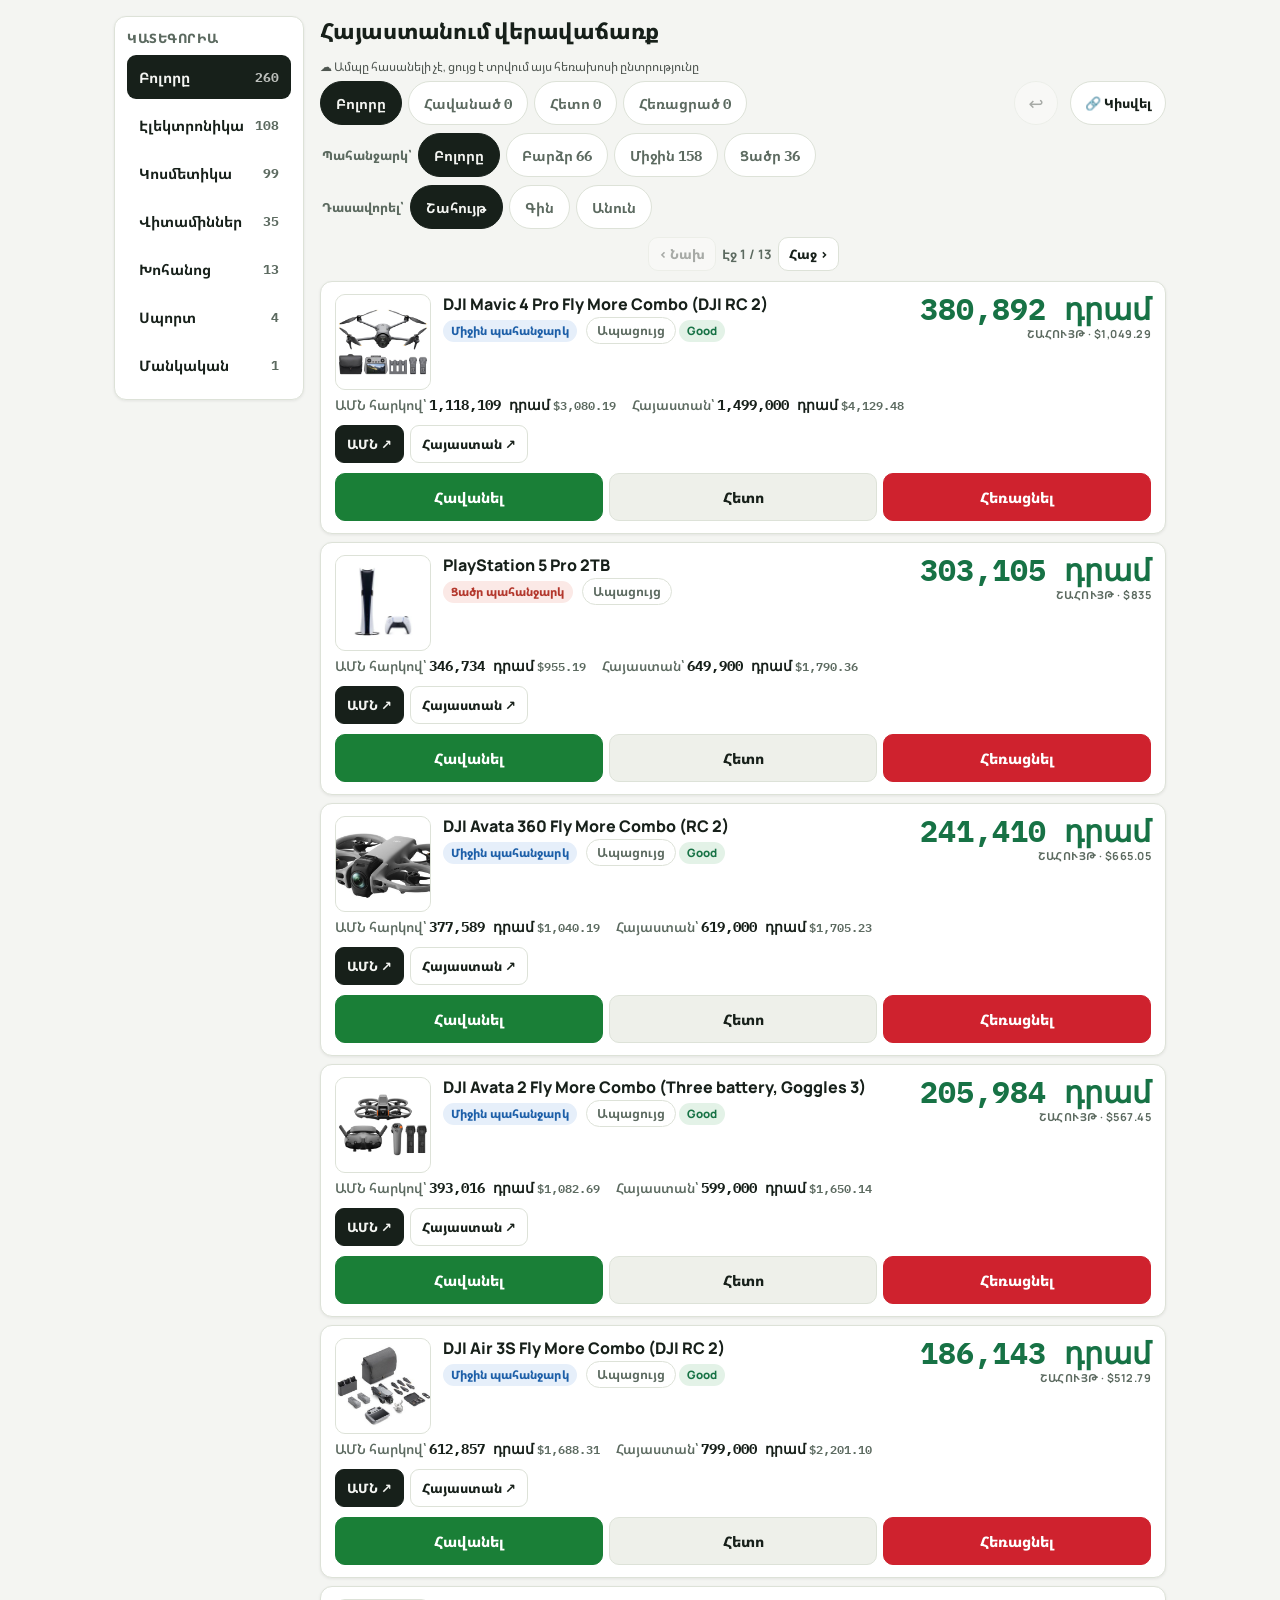
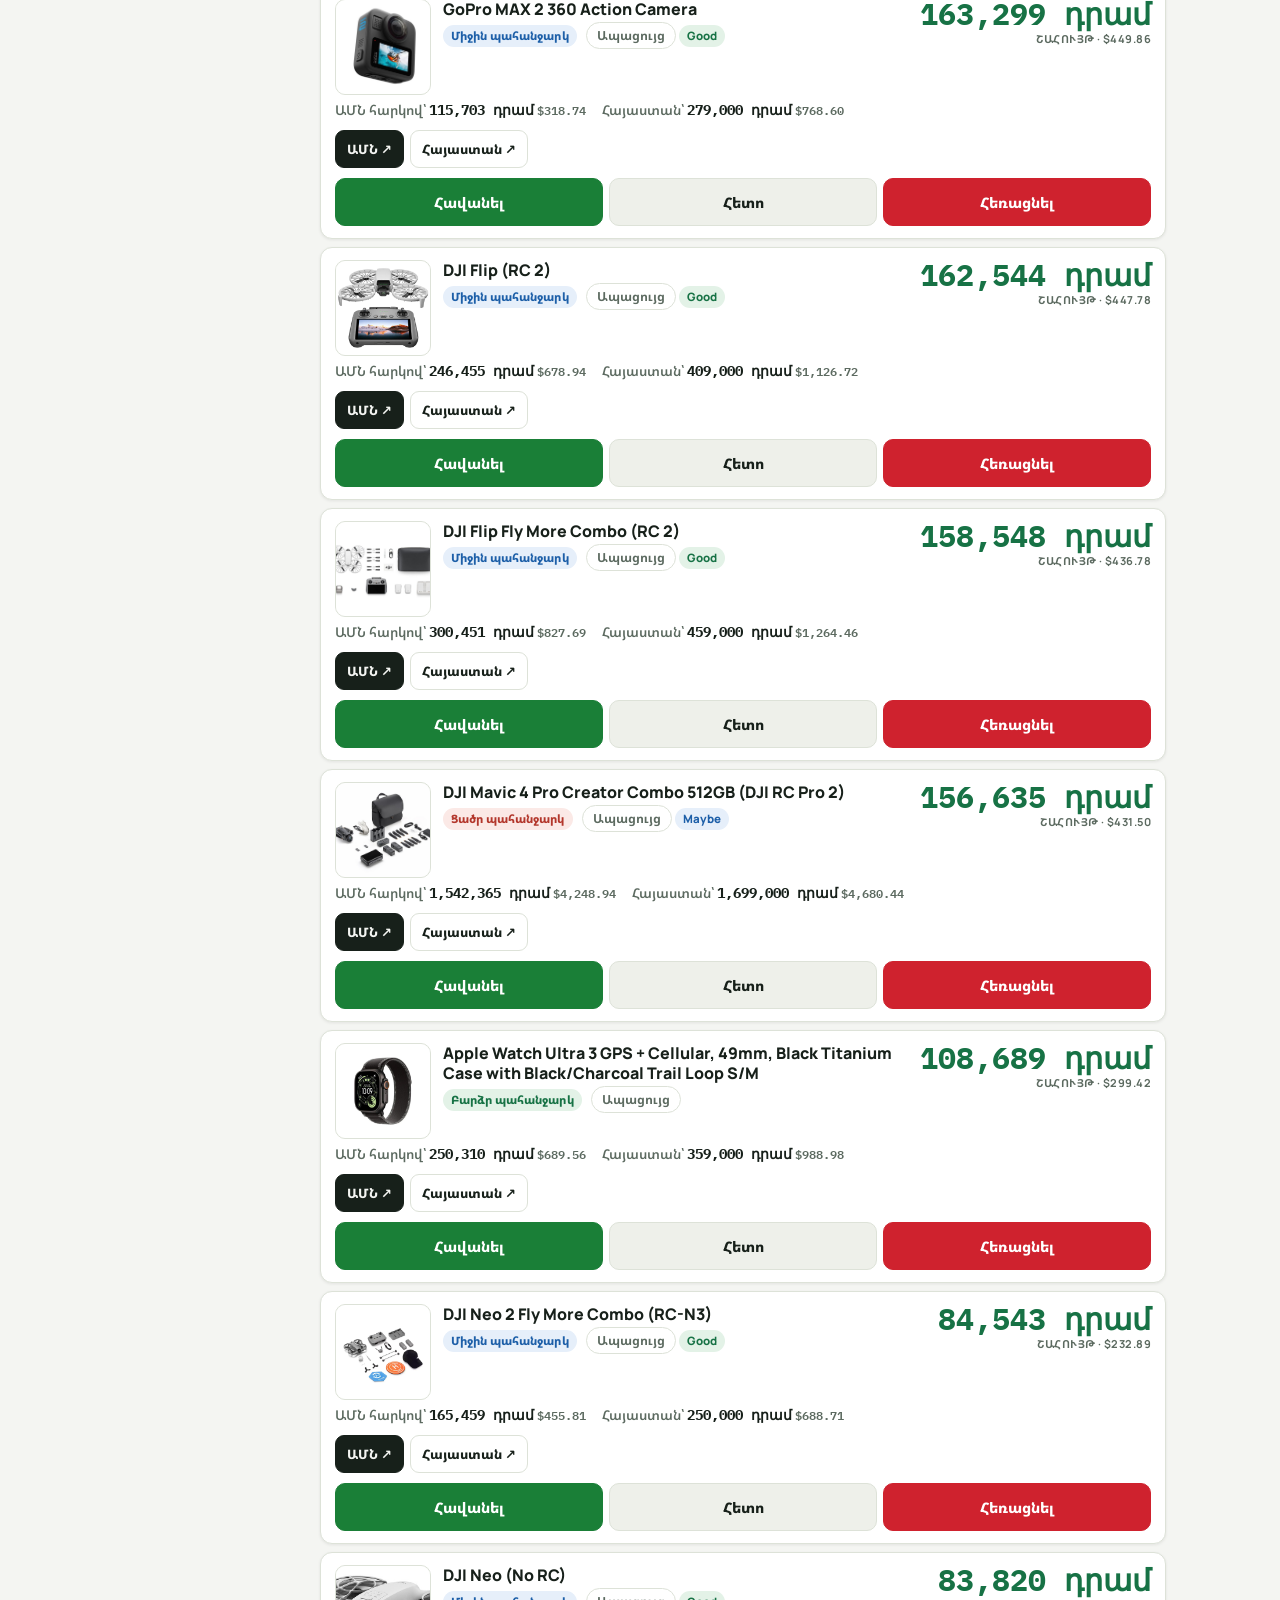
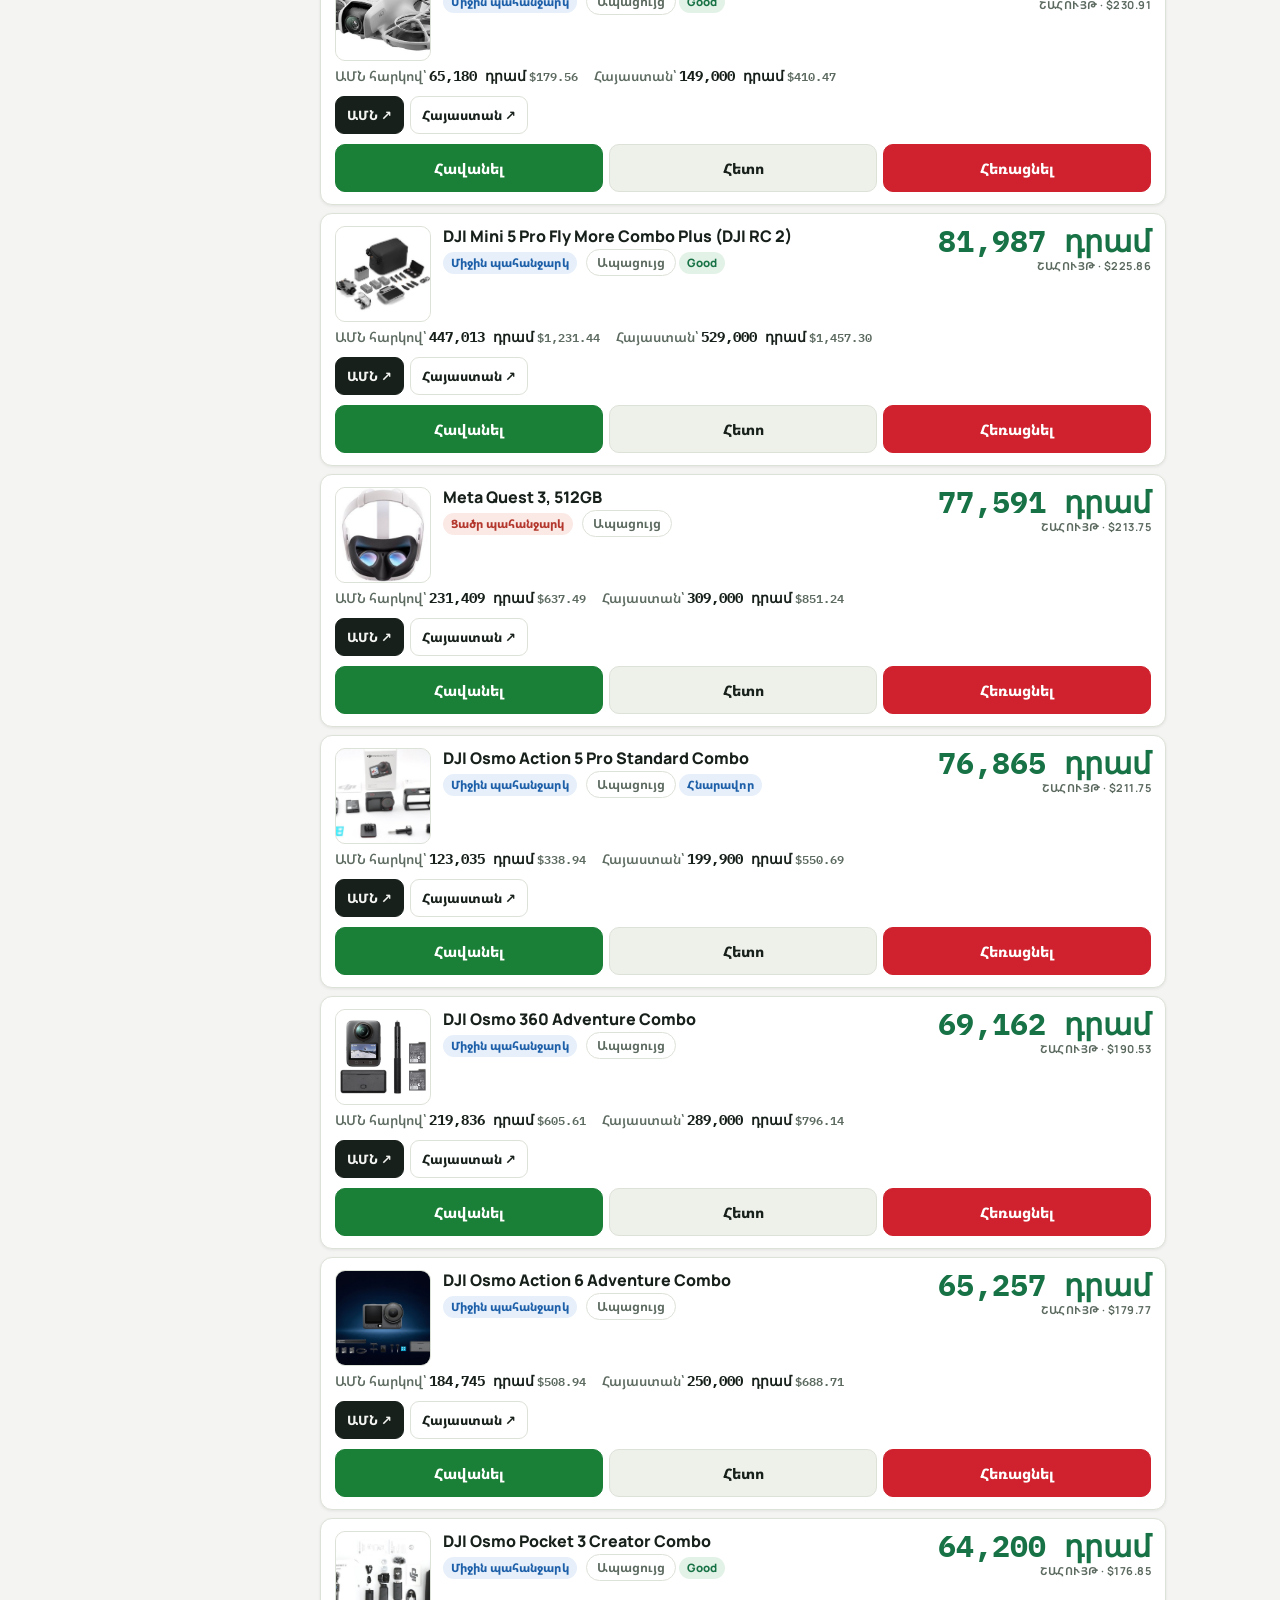
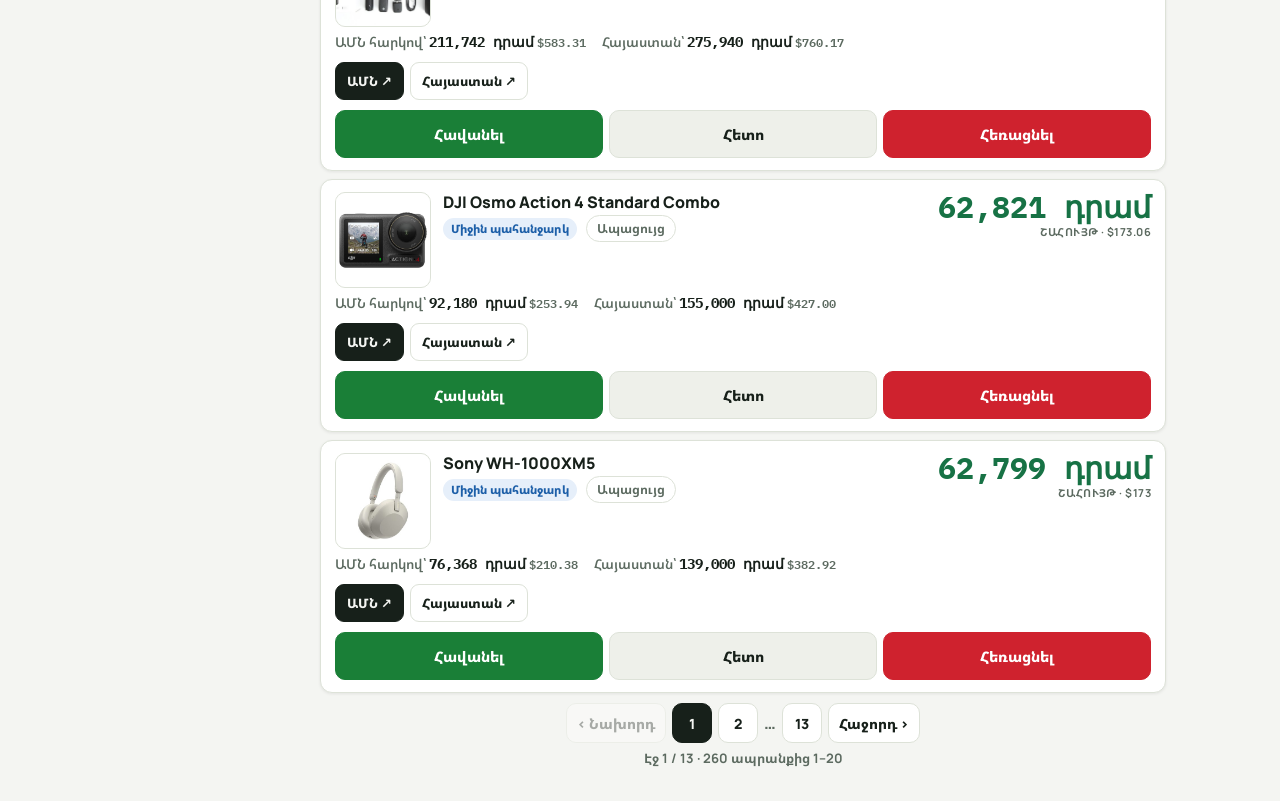
<file: armenia-resale/index.html>
<!doctype html>
<html lang="hy">
<head>
<meta charset="utf-8">
<meta name="viewport" content="width=device-width, initial-scale=1, viewport-fit=cover">
<meta name="color-scheme" content="light dark">
<link rel="icon" href="data:,">
<title>Հայաստանում վերավաճառք</title>
<link rel="preconnect" href="https://fonts.googleapis.com">
<link href="https://fonts.googleapis.com/css2?family=Manrope:wght@600;700;800&family=Noto+Sans+Armenian:wght@600;700;800&family=IBM+Plex+Mono:wght@600;700&display=swap" rel="stylesheet">
<style>
:root{
  --bg:#f4f5f2; --panel:#ffffff; --panel2:#eef0ea; --ink:#17201a; --muted:#5c6a60;
  --line:#dde2d8; --green:#177245; --green-bg:#e3f2e7; --red:#b3372c; --red-bg:#fbe9e6;
  --blue:#1d5fa8; --blue-bg:#e6effa; --shadow:0 1px 3px rgba(20,30,20,.08);
}
@media (prefers-color-scheme: dark){
  :root{
    --bg:#121613; --panel:#1b211c; --panel2:#232a24; --ink:#e8ede8; --muted:#9fb0a2;
    --line:#2e3830; --green:#4cc07e; --green-bg:#173325; --red:#f08a7d; --red-bg:#3a201c;
    --blue:#7db3ec; --blue-bg:#1c2c42; --shadow:0 1px 3px rgba(0,0,0,.4);
  }
}
*{box-sizing:border-box}
html,body{max-width:100%;overflow-x:hidden;overflow-x:clip}
img{max-width:100%}
body{margin:0;background:var(--bg);color:var(--ink);font-family:"Manrope","Noto Sans Armenian",system-ui,sans-serif;-webkit-font-smoothing:antialiased}
a{color:var(--blue)}
.wrap{max-width:1080px;margin:0 auto;padding:16px 14px 24px}
.mono{font-family:"IBM Plex Mono",monospace}
h1{font-size:22px;margin:0 0 12px;font-weight:800;letter-spacing:-.01em}
.layout{display:flex;gap:16px;align-items:flex-start}
.content{flex:1;min-width:0}
.catpanel{width:190px;flex-shrink:0;background:var(--panel);border:1px solid var(--line);border-radius:12px;box-shadow:var(--shadow);padding:12px;position:sticky;top:16px}
.catpanel h2{font-size:13px;font-weight:800;letter-spacing:.04em;color:var(--muted);margin:0 0 8px;text-transform:uppercase}
.catlist{display:flex;flex-direction:column;gap:4px}
.catbtn{display:flex;align-items:center;justify-content:space-between;gap:8px;width:100%;text-align:left;border:1px solid transparent;background:transparent;color:var(--ink);border-radius:9px;padding:10px 11px;font-size:14.5px;font-weight:700;cursor:pointer;font-family:inherit;min-height:44px}
.catbtn:hover{background:var(--panel2)}
.catbtn.on{background:var(--ink);color:var(--bg)}
.catbtn .cnt{font-family:"IBM Plex Mono",monospace;font-weight:700;font-size:13px;color:var(--muted)}
.catbtn.on .cnt{color:var(--bg);opacity:.75}
@media(max-width:720px){
  .layout{flex-direction:column}
  .catpanel{width:100%;position:static}
  .catlist{flex-direction:row;flex-wrap:wrap}
  .catbtn{width:auto;flex:1 1 auto}
  .wrap{padding-bottom:24px}
}

/* Filters + sort */
.bar{display:flex;flex-wrap:wrap;gap:6px;align-items:center;margin-bottom:8px}
.pill{border:1px solid var(--line);background:var(--panel);color:var(--muted);border-radius:999px;padding:10px 15px;font-size:14px;font-weight:700;cursor:pointer;font-family:inherit;min-height:44px}
.pill.on{background:var(--ink);color:var(--bg);border-color:var(--ink)}
.pill .cnt{font-family:"IBM Plex Mono",monospace;font-weight:700}
.sortlab{font-size:12.5px;font-weight:800;color:var(--muted);margin-left:2px}
.undobtn{margin-left:auto;width:44px;height:44px;border-radius:999px;border:1px solid var(--line);background:var(--panel);color:var(--ink);font-size:18px;cursor:pointer;font-family:inherit}
.undobtn:disabled{opacity:.35;cursor:default}

/* Rows */
.list{display:flex;flex-direction:column;gap:8px;margin-top:10px}
.row{background:var(--panel);border:1px solid var(--line);border-radius:12px;box-shadow:var(--shadow);padding:12px 14px}
.row.removed{opacity:.75}
.top{display:flex;align-items:flex-start;gap:12px}
.thumbwrap{position:relative;width:96px;height:96px;flex-shrink:0;border-radius:10px;border:1px solid var(--line);background:var(--panel2);overflow:hidden}
.thumbwrap svg{position:absolute;left:50%;top:50%;transform:translate(-50%,-50%);width:36px;height:36px;stroke:var(--muted);opacity:.5}
.thumbwrap img{position:absolute;inset:0;width:100%;height:100%;object-fit:cover;background:#fff;opacity:0;transition:opacity .15s}
.thumbwrap img.ok{opacity:1}
.main{flex:1;min-width:0}
.name{font-size:16px;font-weight:800;line-height:1.25;margin:0}
.prices{display:flex;flex-wrap:wrap;gap:4px 16px;margin-top:5px;font-size:13.5px;color:var(--muted);font-weight:600}
.prices .val{font-family:"IBM Plex Mono",monospace;font-weight:700;color:var(--ink)}
.prices .usd{font-family:"IBM Plex Mono",monospace;font-size:11.5px;font-weight:600;color:var(--muted)}
.profit{font-family:"IBM Plex Mono",monospace;font-size:30px;font-weight:700;line-height:1;white-space:nowrap;text-align:right}
.profit.pos{color:var(--green)} .profit.neg{color:var(--red)}
.profit small{display:block;font-family:"Manrope","Noto Sans Armenian",sans-serif;font-size:11px;font-weight:700;color:var(--muted);margin-top:4px;letter-spacing:.04em}
.badge{display:inline-block;margin-top:6px;font-size:11.5px;font-weight:800;line-height:1;padding:5px 8px;border-radius:999px;letter-spacing:.01em}
.badge.high{background:var(--green-bg);color:var(--green)}
.badge.medium{background:var(--blue-bg);color:var(--blue)}
.badge.low{background:var(--red-bg);color:var(--red)}
.badge.good{background:var(--green-bg);color:var(--green)}
.badge.maybe{background:var(--blue-bg);color:var(--blue)}
.links{display:flex;flex-wrap:wrap;gap:6px;margin-top:10px}
.links a{font-size:13px;font-weight:800;text-decoration:none;border:1px solid var(--line);border-radius:9px;padding:8px 11px;color:var(--ink);background:var(--panel);min-height:38px;display:inline-flex;align-items:center}
.links a.us{background:var(--ink);color:var(--bg);border-color:var(--ink)}
.links .nolink{font-size:13px;font-weight:700;color:var(--muted);border:1px dashed var(--line);border-radius:9px;padding:8px 11px;min-height:38px;display:inline-flex;align-items:center}
.actions{display:flex;gap:6px;align-items:stretch;margin-top:10px}
.mbtn{flex:1;min-height:48px;border-radius:10px;border:1.5px solid var(--line);background:var(--panel2);color:var(--ink);font-size:14.5px;font-weight:800;cursor:pointer;font-family:inherit;padding:8px 4px}
.mbtn:active{transform:translateY(1px)}
.mbtn.on-like{background:var(--green);border-color:var(--green);color:#fff}
.mbtn.btn-like{background:#1a7f37;border-color:#1a7f37;color:#fff}
.mbtn.btn-remove{background:#cf222e;border-color:#cf222e;color:#fff}
.mbtn.on-later{background:var(--blue);border-color:var(--blue);color:#fff}
.mbtn.on-removed{background:var(--red);border-color:var(--red);color:#fff}
@media (prefers-color-scheme: dark){.mbtn.on-like,.mbtn.on-later,.mbtn.on-removed{color:#101511}}
@media(max-width:640px){
  /* Compact mobile top: first product should appear within ~1 screen */
  .wrap{padding:8px 10px 24px}
  h1{font-size:17px;margin:0 0 6px}
  /* Category: flat single-row swipeable chip strip, no big card */
  .catpanel{width:100%;position:static;background:transparent;border:0;box-shadow:none;padding:0;margin:0 0 6px;border-radius:0}
  .catpanel h2{display:none}
  .catlist{display:flex;flex-direction:row;flex-wrap:nowrap;overflow-x:auto;scrollbar-width:none;-webkit-overflow-scrolling:touch;gap:6px;padding-bottom:2px}
  .catlist::-webkit-scrollbar{display:none}
  .catbtn{flex:0 0 auto;width:auto;min-width:0;min-height:34px;padding:7px 11px;font-size:12.5px;border:1px solid var(--line);background:var(--panel);border-radius:999px;white-space:nowrap}
  .catbtn .cnt{font-size:12px}
  /* Filter bars: single-row swipeable chip strips, small pills */
  .content{width:100%;min-width:0}
  .bar{display:flex;flex-wrap:nowrap;overflow-x:auto;scrollbar-width:none;-webkit-overflow-scrolling:touch;gap:6px;align-items:center;margin-bottom:6px;padding-bottom:2px;min-width:0}
  .bar::-webkit-scrollbar{display:none}
  .pill{flex:0 0 auto;max-width:none;width:auto;display:inline-flex;align-items:center;justify-content:center;gap:6px;font-size:12.5px;padding:7px 11px;min-height:34px;white-space:nowrap}
  .sortlab{flex:0 0 auto;grid-column:auto;margin:0;font-size:12px;align-self:center}
  .undobtn{flex:0 0 auto;grid-column:auto;width:34px;height:34px;min-height:34px;margin-left:0;border-radius:999px}
  .undobtn::after{content:"";margin-left:0}
  .undobtn:disabled{display:none}
  .list{margin-top:6px;gap:5px}
  .filters{margin:0 0 6px}
  .filters select{min-height:34px}
  .sharebtn{min-height:36px;font-size:12px;padding:6px 12px}
  .cloudline{font-size:11px;line-height:1.25;margin:0 0 4px;white-space:nowrap;overflow:hidden;text-overflow:ellipsis}
  .pager-top .pg{min-height:30px}
  h1{margin:0 0 4px}
  .row{min-width:0;padding:7px 10px;border-radius:10px}
  .top{display:grid;grid-template-columns:96px minmax(0,1fr) auto;gap:10px;align-items:start;flex-wrap:nowrap}
  .thumbwrap{width:96px;height:96px;border-radius:10px}
  .thumbwrap svg{width:36px;height:36px}
  .name{overflow-wrap:break-word;font-size:13px;line-height:1.2;display:-webkit-box;-webkit-line-clamp:2;-webkit-box-orient:vertical;overflow:hidden}
  .badge{margin-top:3px;font-size:9.5px;padding:2px 4px}
  .proofbtn{font-size:9.5px;padding:2px 5px;margin-left:3px}
  .profit{flex:none;font-size:15px;white-space:nowrap;text-align:right;min-width:0}
  .profit small{font-size:9.5px;margin-top:2px}
  .prices{margin-top:4px;font-size:11.5px;line-height:1.25;gap:2px 10px}
  .prices .usd{font-size:10.5px}
  .links{margin-top:6px;gap:5px;align-items:center}
  .links a,.links .nolink{min-height:30px;padding:4px 10px;font-size:12px;border-radius:8px}
  .actions{display:flex;gap:5px;margin-top:6px;align-items:center}
  .mbtn{flex:1;min-width:0;min-height:34px;white-space:normal;line-height:1.2;font-size:12.5px;padding:4px 2px;border-radius:8px}
}

/* Mobile filter dropdowns: hidden on desktop, shown on phones */
.filters{display:none}
@media(max-width:640px){
  .filters{display:grid;grid-template-columns:repeat(2,minmax(0,1fr));gap:6px;margin:0 0 8px}
  .fwrap{display:flex;flex-direction:column;gap:2px;min-width:0}
  .flab{font-size:10.5px;font-weight:800;color:var(--muted);letter-spacing:.03em}
  .filters select{width:100%;min-height:40px;border:1px solid var(--line);border-radius:10px;background:var(--panel);color:var(--ink);font-size:13.5px;font-weight:700;font-family:inherit;padding:6px 8px;min-width:0}
  .filters .undobtnM{grid-column:1/-1;min-height:36px;border-radius:10px;border:1px solid var(--line);background:var(--panel);color:var(--ink);font-size:13px;font-weight:800;cursor:pointer;font-family:inherit}
  .filters .undobtnM:disabled{display:none}
  /* Chip rows replaced by dropdowns on mobile */
  .catpanel,#markPills,#demandPills,#sortPills{display:none}
}
@media(max-width:520px){
  .thumbwrap{width:96px;height:96px}
}


.empty{text-align:center;color:var(--muted);padding:32px 10px;font-size:15px}
.pager{display:flex;flex-wrap:wrap;gap:6px;align-items:center;justify-content:center;margin:10px 0}
.pager .pg{min-width:40px;min-height:40px;border:1px solid var(--line);background:var(--panel);color:var(--ink);border-radius:10px;font-size:14px;font-weight:800;cursor:pointer;font-family:inherit;padding:6px 10px}
.pager .pg.on{background:var(--ink);color:var(--bg);border-color:var(--ink)}
.pager .pg:disabled{opacity:.35;cursor:default}
.pager .pgdots{color:var(--muted);font-weight:800}
.pager .pginfo{font-size:13px;font-weight:700;color:var(--muted);width:100%;text-align:center}
.pager-top{margin:0 0 4px}
.pager-top .pg{min-height:34px;font-size:13px}
.sharebtn{margin-left:6px;min-height:44px;border-radius:999px;border:1px solid var(--line);background:var(--panel);color:var(--ink);font-size:13px;font-weight:800;cursor:pointer;font-family:inherit;padding:8px 14px;white-space:nowrap}
.mbtn.on-like{background:#0d5c2a;border-color:#0d5c2a;box-shadow:inset 0 0 0 2px rgba(255,255,255,.85)}
.mbtn.on-removed{background:#8f1d15;border-color:#8f1d15;box-shadow:inset 0 0 0 2px rgba(255,255,255,.85)}
.toast{position:fixed;left:50%;transform:translateX(-50%);bottom:92px;background:var(--ink);color:var(--bg);padding:10px 16px;border-radius:10px;font-size:14px;font-weight:700;opacity:0;pointer-events:none;transition:opacity .2s;z-index:50;max-width:92vw;text-align:center}
.toast.show{opacity:1}
.cloudline{font-size:12px;opacity:.75;margin:0 0 6px}

/* Demand proof button + modal */
.proofbtn{border:1px solid var(--line);background:var(--panel);color:var(--muted);border-radius:999px;padding:4px 10px;font-size:12.5px;font-weight:700;cursor:pointer;font-family:inherit;margin-left:6px;vertical-align:middle}
.proofbtn:hover{background:var(--panel2);color:var(--ink)}
.modal-back{position:fixed;inset:0;background:rgba(10,15,10,.55);display:none;align-items:flex-end;justify-content:center;z-index:100;padding:0}
.modal-back.open{display:flex}
.modal{background:var(--panel);color:var(--ink);border-radius:16px 16px 0 0;max-width:560px;width:100%;max-height:86vh;overflow-y:auto;padding:18px 18px 28px;box-shadow:0 -4px 30px rgba(0,0,0,.3)}
@media(min-width:641px){.modal-back{align-items:center;padding:20px}.modal{border-radius:16px}}
.modal h3{margin:0 0 4px;font-size:18px;line-height:1.3}
.modal .mdemand{font-size:14px;font-weight:800;margin:0 0 12px}
.modal .mdemand.high{color:var(--green)}.modal .mdemand.medium{color:var(--blue)}.modal .mdemand.low{color:var(--red)}
.modal p{font-size:14.5px;line-height:1.55;margin:0 0 10px}
.modal .mlinks{margin:0 0 14px;padding:0;list-style:none}
.modal .mlinks li{margin-bottom:8px}
.modal .mlinks a{display:block;border:1px solid var(--line);border-radius:10px;padding:10px 12px;font-size:14px;font-weight:700;text-decoration:none;word-break:break-all}
.modal .mclose{display:block;width:100%;border:0;border-radius:999px;background:var(--ink);color:var(--bg);padding:13px;font-size:15px;font-weight:800;cursor:pointer;font-family:inherit}
.modal .mnone{font-size:14px;color:var(--muted);margin:0 0 14px}
.modal .mnote{font-size:13.5px;color:var(--muted);font-weight:600}
@media(max-width:640px){
  /* Compact cards, final pass: this block sits last in the stylesheet so these
     rules win over base rules defined after the earlier mobile blocks. */
  .proofbtn{font-size:9px;padding:2px 5px;line-height:1.1}
  .badge{font-size:9px;padding:2px 4px;line-height:1.1}
  .profit{font-size:14px}
  .profit small{display:none}
  .sharebtn{min-height:36px;font-size:12px;padding:6px 12px}
  .cloudline{font-size:11px;margin:0 0 4px;white-space:nowrap;overflow:hidden;text-overflow:ellipsis}
  .pager-top .pg{min-height:30px}
  .filters select{min-height:34px}
}
</style>
</head>
<body>
<div class="wrap">
  <div class="layout">
  <aside class="catpanel" aria-label="Կատեգորիաներ">
    <h2>Կատեգորիա</h2>
    <div class="catlist" id="catList"></div>
  </aside>
  <div class="content">
  <h1>Հայաստանում վերավաճառք</h1>

  <div class="filters" id="filters">
    <label class="fwrap"><span class="flab">Կատեգորիա</span><select id="selCat" aria-label="Կատեգորիա"></select></label>
    <label class="fwrap"><span class="flab">Նշում</span><select id="selMark" aria-label="Նշում"></select></label>
    <label class="fwrap"><span class="flab">Պահանջարկ</span><select id="selDemand" aria-label="Պահանջարկ"></select></label>
    <label class="fwrap"><span class="flab">Դասավորել</span><select id="selSort" aria-label="Դասավորել"><option value="profit">Շահույթ</option><option value="us">Գին</option><option value="name">Անուն</option></select></label>
    <button class="undobtnM" id="undoBtnM" type="button" disabled>↩ Հետարկել</button>
    <button class="undobtnM" id="shareBtnM" type="button">🔗 Կիսվել ընտրությամբ</button>
  </div>

  <div class="cloudline" id="cloudStatus">☁️ Ամպից բեռնում…</div>

  <div class="bar" id="markPills">
    <button class="pill on" data-markf="all" type="button">Բոլորը</button>
    <button class="pill" data-markf="like" type="button">Հավանած <span class="cnt" id="cntLike">0</span></button>
    <button class="pill" data-markf="later" type="button">Հետո <span class="cnt" id="cntLater">0</span></button>
    <button class="pill" data-markf="removed" type="button">Հեռացրած <span class="cnt" id="cntRem">0</span></button>
    <button class="undobtn" id="undoBtn" type="button" disabled aria-label="Հետարկել վերջինը" title="Հետարկել վերջինը">↩</button>
    <button class="sharebtn" id="shareBtn" type="button" title="Կիսվել ընտրությամբ">🔗 Կիսվել</button>
  </div>

  <div class="bar" id="demandPills">
    <span class="sortlab">Պահանջարկ՝</span>
    <button class="pill on" data-demand="all" type="button">Բոլորը</button>
    <button class="pill" data-demand="high" type="button">Բարձր <span class="cnt" id="cntHigh">0</span></button>
    <button class="pill" data-demand="medium" type="button">Միջին <span class="cnt" id="cntMed">0</span></button>
    <button class="pill" data-demand="low" type="button">Ցածր <span class="cnt" id="cntLow">0</span></button>
  </div>

  <div class="bar" id="sortPills">
    <span class="sortlab">Դասավորել՝</span>
    <button class="pill on" data-sort="profit" type="button">Շահույթ</button>
    <button class="pill" data-sort="us" type="button">Գին</button>
    <button class="pill" data-sort="name" type="button">Անուն</button>
  </div>

  <div class="pager pager-top" id="pagerTop"></div>
  <div class="list" id="list"></div>
  <div class="pager" id="pager"></div>
  </div>
  </div>
</div>

<div class="toast" id="toast"></div>


<div class="modal-back" id="proofBack" role="dialog" aria-modal="true" aria-labelledby="proofTitle">
  <div class="modal" id="proofModal"></div>
</div>
<script>
var SHEET = "https://docs.google.com/spreadsheets/d/1TXrnkSOg5wRnvJecEKQ6MD2VIrVA-e2rpPNud3tMlbQ/edit";
var RATE = 363, TAX = 1.0625;

var CATS = {electronics:"Էլեկտրոնիկա", beauty:"Կոսմետիկա", vitamins:"Վիտամիններ", kitchen:"Խոհանոց", sport:"Սպորտ", baby:"Մանկական"};
var DEMAND = {high:"Բարձր պահանջարկ", medium:"Միջին պահանջարկ", low:"Ցածր պահանջարկ"};
var STATUS_CLASS = {"Good":"good","Maybe":"maybe","Լավ":"good","Հնարավոր":"maybe"};

var IMG = {ps5:"ps5.jpg", xm5:"xm5.jpg", watch:"watch.jpg", switch:"switch.jpg", rayban:"rayban.jpg", ceravepm:"ceravepm.jpg", ceraveeye:"ceraveeye.jpg", ordinary:"ordinary.jpg", vs:"vs.jpg", bbw:"bbw.jpg", bbwnight:"bbwnight.jpg", bbwcherry:"bbwcherry.jpg", vsmistlove:"vs.jpg", ceravecream:"ceravecream.jpg", omega100:"omega100.jpg", coq10:"coq10.jpg", omega50:"omega50.jpg", zinc:"zinc.jpg", melatonin:"melatonin.jpg", d3:"d3.jpg", arginine:"arginine.jpg", glycolic:"glycolic.jpg", hyaluronic:"hyaluronic.jpg", quest3:"quest3.jpg", quest3s:"quest3s.jpg", dji:"dji.jpg", kindle:"kindle.jpg", gopro:"gopro.jpg", laneige:"laneige.jpg", mxmaster:"mxmaster.jpg", bcomplex:"bcomplex.jpg", acidophilus:"acidophilus.jpg", gummies:"gummies.jpg", mandelic:"mandelic.jpg", snail:"snail.jpg", vitc:"vitc.jpg", bojrelief:"bojrelief.jpg", bojaqua:"bojaqua.jpg", arbutin:"arbutin.jpg", bojcalming:"bojcalming.jpg", bojstick:"bojstick.jpg", effaclar:"effaclar.jpg", vsbare:"vsbare.jpg", vslove:"vslove.jpg", vsbombshell:"vsbombshell.jpg", vsaqua:"vsaqua.jpg", vsvelvet:"vsvelvet.jpg", bbwlotion:"bbwlotion.jpg", bbwcream:"bbwcream.jpg", bbwwash:"bbwwash.jpg", bbwglowtion:"bbwglowtion.jpg", bbwbutterfly:"bbwbutterfly.jpg", cerave473:"cerave473.jpg", cerave355:"cerave355.jpg", sdjplay:"sdjplay.jpg", sdjrosa:"sdjrosa.jpg", jblflip6:"jblflip6.jpg", marshall:"marshall.jpg", boseultra:"boseultra.jpg", bosebuds2:"bosebuds2.jpg", boseqc45:"boseqc45.jpg", insta360x5:"insta360x5.jpg", ps5slim:"ps5slim.jpg", dualsense:"dualsense.jpg", watchse40:"watchse40.jpg", watchse44:"watchse44.jpg", watchs11:"watchs11.jpg", airpods4:"airpods4.jpg", venu4:"venu4.jpg", whoop:"whoop.jpg", fenix8:"fenix8.jpg", ipad11:"ipad11.jpg", ipadair256:"ipadair256.jpg", pencilusbc:"pencilusbc.jpg", mxkeys:"mxkeys.jpg", magicmouse:"magicmouse.jpg", adapter20w:"adapter20w.jpg", ipadair128:"ipadair128.jpg", trackpadblk:"trackpad.jpg", avadapter:"avadapter.jpg", magickb13:"magickb13.jpg", razerdeath:"razerdeath.jpg", blueyeti:"blueyeti.jpg", djimicmini:"djimicmini.jpg", owala24:"owala24.jpg", owala40:"owala40.jpg", jjdrainer:"jjdrainer.jpg", jjdrawer:"jjdrawer.jpg", jjhold:"jjhold.jpg", jjnest:"jjnest.jpg", zwpro:"zwpro.jpg", zw1731:"zw1731.jpg", zwallstar:"zwallstar.jpg", jjmilltop:"jjmilltop.jpg", bialetti3:"bialetti3.jpg", bialetti6:"bialetti6.jpg", hrm200:"hrm200.jpg", hrm600:"hrm600.jpg", avent17:"avent.jpg", beatspro:"beatspro.jpg", psportal:"psportal.jpg", instax13:"instax13.jpg", instaxevo:"instaxevo.jpg", instaxliplay:"instaxliplay.jpg", airtag4:"airtag4.jpg", nbiron:"nbiron.jpg", nbglucosamine:"nbglucosamine.jpg", airtag1:"airtag1.jpg", beatssolo4:"beatssolo4.jpg", djiaction5:"djiaction5.jpg", whooppeak:"whooppeak.jpg", dualsenseedge:"dualsenseedge.jpg", ankerprime:"ankerprime.jpg", ultwear:"ultwear.jpg", airpods4nc:"airpods4nc.jpg", nblysine:"nblysine.jpg", solgarcmz:"solgarcmz.jpg", instaxse:"instaxse.jpg", natrolD3:"natrolD3.jpg", solgarZinc:"solgarZinc.jpg", solgarIron:"solgarIron.jpg", solgarVitC:"solgarVitC.jpg", solgarCaMgD3:"solgarCaMgD3.jpg", solgarVitA:"solgarVitA.jpg", solgarK2:"solgarK2.jpg", solgarSelenium:"solgarSelenium.jpg", solgarOmega369:"solgarOmega369.jpg", natrolB12:"natrolB12.jpg", hrmproplus:"hrmproplus.jpg", venu441:"venu441.jpg", fr265:"fr265.jpg", mic2_1:"mic2_1.jpg", mic3_1:"mic3_1.jpg", fr570:"fr570.jpg", action6:"action6.jpg", mxanywhere3s:"mxanywhere3s.jpg", lily2:"lily2.jpg", action4:"action4.jpg", micmini1:"micmini1.jpg", ultra3:"ultra3.jpg", watchs1146:"watchs1146.jpg", solgarMgCitrate:"solgarMgCitrate.jpg", cheirosa62:"cheirosa62.jpg", mic3_2:"mic3_2.jpg", kindlecolor:"kindlecolor.jpg", neo2fmc:"neo2fmc.jpg", pocket3cc:"pocket3cc.jpg", homepodmini:"homepodmini.jpg", beatsbudsplus:"beatsbudsplus.jpg", mini5fmcplus:"mini5fmcplus.jpg", air3sfmc:"air3sfmc.jpg", flipfmc:"flipfmc.jpg", fliprc2:"fliprc2.jpg", neo:"neo.jpg", natrolBiotin:"natrolBiotin.jpg", avata2:"avata2.jpg", mavic4fmc:"mavic4fmc.jpg", avata360:"avata360.jpg", osmo360:"osmo360.jpg", max2:"max2.jpg", go3s:"go3s.jpg", rs5:"rs5.jpg", quest3s256:"quest3s256.jpg", fr970:"fr970.jpg", mavic4cc:"mavic4cc.jpg", ordnmf:"ordnmf.jpg", ordazelaic:"ordazelaic.jpg", ordsalicylic:"ordsalicylic.jpg", ordsqualane:"ordsqualane.jpg", applecase17pm:"applecase17pm.jpg", hrm200xs:"hrm200xs.jpg", vsbombshellmist:"vsbombshellmist.jpg", adapter40w:"adapter40w.jpg", zwillingchef:"zwillingchef.jpg", jarrowcollagen:"jarrowcollagen.jpg", bbvwarmvanilla:"bbwwarmvanilla.png", bbwchampagnetoast:"bbwchampagnetoast.jpg", bbwinthestars:"bbwinthestars.jpg", bbvwarmvanillacream:"bbwwarmvanillacream.jpg", bbwchampagnetoastcream:"bbwchampagnetoastcream.jpg", vspsshimmer:"vspsshimmer.webp", vsvpshimmer:"vsvpshimmer.jpg", vsakshimmer:"vsakshimmer.webp", vscpshimmer:"vscpshimmer.png", k380:"k380.jpg", nmmulti:"nmmulti.jpg", vsteasemist:"vsteasemist.jpg", vsteaselotion:"vsteaselotion.jpg", bbwinstarscream:"bbwinstarscream.jpg", vsamberlotion:"vsamberlotion.jpg", vslovespellshimmer:"vslovespellshimmer.jpg", vsbarevanillashimmer:"vsbarevanillashimmer.jpg", maryruthd3:"maryruthd3.jpg", maryruthtoddler:"maryruthtoddler.jpg", beekeeperskids:"beekeeperskids.jpg", bbwgingham:"bbwgingham.jpg", ordcaffeine:"ordcaffeine.jpg", ordaha:"ordaha.jpg", bbwbutterflymist:"bbwbutterflymist.jpg", vsverysexymist:"vsverysexymist.jpg", vsverysexylotion:"vsverysexylotion.jpg", sdjbumglass:"sdjbumglass.jpg", applecable:"applecable.jpg", appleadapter:"appleadapter.jpg", vsbarevanillashimmerlotion:"vsbarevanillashimmerlotion.jpg", vspuresedshimmerlotion:"vspuresedshimmerlotion.jpg", natrolMelatonin3mg:"natrolMelatonin3mg.jpg", nbCoQ10:"nbCoQ10.jpg", osteoBiFlex:"osteoBiFlex.jpg", vscpshimmerlotion:"vscpshimmerlotion.jpg", vsvpshimmerlotion:"vsvpshimmerlotion.jpg", vsmidnightbloomshimmer:"vsmidnightbloomshimmer.jpg", vscherrydesiremist:"vscherrydesiremist.jpg", vscherrydesirelotion:"vscherrydesirelotion.jpg", bbwdarkkiss:"bbwdarkkiss.jpg", vsbombshellseductionmist:"vsbombshellseductionmist.jpg", vsbombshellseductionlotion:"vsbombshellseductionlotion.jpg", vspsshimmerset:"vspsshimmerset.jpg", g309:"g309.jpg", childlifeD3:"childlifeD3.jpg", g502hero:"g502hero.jpg", gshifter:"gshifter.jpg", ceravehydrating:"ceravehydrating.jpg", vsvelvetplain:"vsvelvetplain.jpg", bbwjcbcream:"bbwjcbcream.jpg", pebble2rose:"pebble2rose.jpg", bbwjunipermist:"bbwjunipermist.jpg", bbwjunipercream:"bbwjunipercream.jpg", vsmidnightmist:"vsmidnightmist.jpg", vsmidnightlotion:"vsmidnightlotion.jpg", m720:"m720.jpg", g432:"g432.jpg", xboxwhite:"xboxwhite.jpg", xboxred:"xboxred.jpg", magsafe1m:"magsafe1m.jpg", cable2m:"cable2m.jpg", glucoside:"glucoside.jpg", dynasty100:"dynasty100.jpg", vplotionplain:"vplotionplain.jpg", differin:"differin.jpg", orochiv2:"orochiv2.jpg", ornatav3:"ornatav3.jpg", medicubemask:"medicubemask.jpg", dualsensecharge:"dualsensecharge.jpg", medicubepdrn:"medicubepdrn.jpg", anuaazelaic:"anuaazelaic.jpg", vsaquamistplain:"vsaquamistplain.jpg", vsaqualotionplain:"vsaqualotionplain.jpg", ceravevitc:"ceravevitc.jpg", vsteasesugarset:"vsteasesugarset.jpg", kishiv3:"kishiv3.jpg", kiyov2x:"kiyov2x.jpg", ornatav3x:"ornatav3x.jpg", vscoconutplain:"vscoconutplain.jpg", bojdynasty50:"bojdynasty50.jpg", bbwyouretheone:"bbwyouretheone.jpg", salicylicanh:"salicylicanh.jpg", bojbalm:"bojbalm.jpg", bbwtouchgold:"bbwtouchgold.jpg", elfglow:"elfglow.jpg"};

var PRODUCTS = [
 {id:"ps5", demand:"low", cat:"electronics", name:"PlayStation 5 Pro 2TB", usPrice:899, armAMD:649900, usStore:"PlayStation Direct", armStore:"list.am", usLink:"https://direct.playstation.com/en-us/buy-consoles/playstation5-pro-console", armLink:"https://www.list.am/en/item/24151052"},
 {id:"xm5", demand:"medium", cat:"electronics", name:"Sony WH-1000XM5", usPrice:198, armAMD:139000, usStore:"Sony", armStore:"list.am", usLink:"https://electronics.sony.com/audio/headphones/headband/p/wh1000xm5-s", armLink:"https://www.list.am/en/item/20923546"},
 {id:"watch", demand:"high", cat:"electronics", name:"Apple Watch Ultra 4, 49mm", usPrice:799, armAMD:359900, usStore:"Best Buy", armStore:"list.am", usLink:"https://www.bestbuy.com/product/apple-watch-ultra-4-gps-cellular-49mm-titanium-case-with-translucent-black-ocean-band-black-2026/JJGCQPR88C", armLink:"https://www.list.am/en/item/995283925"},
 {id:"switch", demand:"high", cat:"electronics", name:"Nintendo Switch 2", usPrice:499.99, armAMD:219000, usStore:"Best Buy", armStore:"list.am", usLink:"https://www.bestbuy.com/product/switch-2-system/J7GSL57TGH", armLink:"https://www.list.am/en/item/22681076"},
 {id:"rayban", demand:"medium", cat:"electronics", name:"Ray-Ban Meta Gen 2, Transitions", usPrice:459, armAMD:199000, usStore:"Best Buy", armStore:"list.am", usLink:"https://www.bestbuy.com/product/ray-ban-meta-wayfarer-gen-2-glasses-with-meta-ai-audio-photo-video-compatibility-clear-lenses-matte-black/BCKFSGRX3H", armLink:"https://www.list.am/en/item/23589895"},
 {id:"ceravepm", demand:"medium", cat:"beauty", name:"CeraVe PM Facial Lotion, 89 ml", usPrice:13.62, armAMD:11700, usStore:"Walmart", armStore:"@gloweetee.cosmetics", usLink:"https://www.walmart.com/ip/CeraVe-PM-Niacinamide-Hyaluronic-Acid-Facial-Moisturizer-for-All-Skin-Types-3-fl-oz/184657985", armLink:"https://www.instagram.com/p/DVGCzwyjICM/"},
 {id:"ceraveeye", demand:"medium", cat:"beauty", name:"CeraVe Eye Repair Cream, 14 ml", usPrice:12.72, armAMD:11500, usStore:"Walmart", armStore:"@gloweetee.cosmetics", usLink:"https://www.walmart.com/ip/CeraVe-Eye-Repair-Cream-for-Dark-Circles-and-Puffiness-for-All-Skin-Types-0-5-oz/780490354", armLink:"https://www.instagram.com/p/DVBKBXgja2W/"},
 {id:"ordinary", demand:"high", cat:"beauty", name:"The Ordinary Niacinamide, 30 ml", usPrice:6.00, armAMD:4900, usStore:"Sephora", armStore:"@beautybee.am", usLink:"https://www.sephora.com/product/the-ordinary-deciem-niacinamide-10-zinc-1-P427417?skuId=2031391", armLink:"https://www.instagram.com/reel/DWNuJnbDODu/"},
 {id:"vs", demand:"high", cat:"beauty", name:"Victoria's Secret Mist, 250 ml", usPrice:8.00, armAMD:7000, usStore:"Victoria's Secret", armStore:"@beauty_body_bath_shop", usLink:"https://www.victoriassecret.com/us/vs/beauty-catalog/5000011041?choice=8527&genericId=11259203", armLink:"https://www.instagram.com/p/DcDQlvdO2cL/"},
 {id:"vsmistlove", status:"Good", demand:"high", cat:"beauty", name:"Victoria's Secret Mist, Love Spell, 250 ml", usPrice:8.00, armAMD:7000, profitAMD:3914, usStore:"Victoria's Secret", armStore:"@beauty_body_bath_shop", usLink:"https://www.victoriassecret.com/us/vs/beauty-catalog/5000011041?choice=2017&genericId=11259203", armLink:"https://www.instagram.com/p/DcDQlvdO2cL/"},
 {id:"bbw", demand:"high", cat:"beauty", name:"Bath and Body Works Mist, 8 oz", usPrice:5.95, armAMD:7900, usStore:"Bath & Body Works", armStore:"@fesco_cosmetics", usLink:"https://www.bathandbodyworks.com/p/a-thousand-wishes-fine-fragrance-mist-028033522", armLink:"https://www.instagram.com/reel/DXuVBtSk-iV/"},
 {id:"bbwnight", demand:"high", cat:"beauty", name:"Bath and Body Works Mist, Into the Night, 8 oz", usPrice:17.95, armAMD:7900, profitAMD:977, usStore:"Bath & Body Works", armStore:"@fesco_cosmetics", usLink:"https://www.bathandbodyworks.com/p/into-the-night-fine-fragrance-mist-028030610", armLink:"https://www.instagram.com/reel/DXuVBtSk-iV/", note:"Միայն զեղչով։"},
 {id:"bbwcherry", demand:"high", cat:"beauty", name:"Bath and Body Works Mist, Japanese Cherry Blossom, 8 oz", usPrice:17.95, armAMD:7900, profitAMD:977, usStore:"Bath & Body Works", armStore:"@fesco_cosmetics", usLink:"https://www.bathandbodyworks.com/p/japanese-cherry-blossom-fine-fragrance-mist-028032521", armLink:"https://www.instagram.com/reel/DXuVBtSk-iV/", note:"Միայն զեղչով։"},
 {id:"ceravecream", demand:"medium", cat:"beauty", name:"CeraVe Moisturising Cream, 340 ml", usPrice:10.00, armAMD:10700, usStore:null, armStore:null, usLink:null, armLink:null},
 {id:"omega100", demand:"low", cat:"vitamins", name:"Solgar Omega-3 950mg, 100 softgels", usPrice:40.06, armAMD:48000, profitAMD:32549, usStore:"Target", armStore:"AlfaPharm", usLink:"https://www.target.com/p/solgar-triple-strength-omega-3/-/A-91700924", armLink:"https://www.alfapharm.am/en/products/view/omega-3-kaps-950mg-kh-100-solgar-epk53-dgk39-8-31939"},
 {id:"coq10", demand:"medium", cat:"vitamins", name:"Doctor's Best CoQ10 100mg, 120 caps", usPrice:21.99, armAMD:28250, profitAMD:19769, usStore:"Target", armStore:"AlfaPharm", usLink:"https://www.target.com/p/doctor-s-best-high-absorption-coq10-with-bioperine-100-mg-120-veggie-caps/-/A-82569909", armLink:"https://www.alfapharm.am/en/products/view/koenzim-q10-100mg-kaps-kh-120-29128"},
 {id:"omega50", demand:"medium", cat:"vitamins", name:"Solgar Omega-3 950mg, 50 softgels", usPrice:22.99, armAMD:28400, profitAMD:19533, usStore:"Target", armStore:"AlfaPharm", usLink:"https://www.target.com/p/solgar-omega-3-epa-dha-triple-strength-950-mg-50-softgels/-/A-1002587701", armLink:"https://www.alfapharm.am/en/products/view/omega-3-kaps-950mg-kh-50-epk53-dgk39-8-solgar-31940"},
 {id:"zinc", demand:"low", cat:"vitamins", name:"NOW Zinc Picolinate 50mg, 120 caps", usPrice:14.99, armAMD:18000, profitAMD:12219, usStore:"Target", armStore:"AlfaPharm", usLink:"https://www.target.com/p/now-foods-zinc-picolinate-50-mg-120-veg-capsules/-/A-1010177417", armLink:"https://www.alfapharm.am/en/products/view/tsinka-pikolinat-kaps-50mg-kh-120-36598"},
 {id:"melatonin", demand:"medium", cat:"vitamins", name:"Natrol Melatonin 10mg, 60 tabs", usPrice:9.19, armAMD:15800, profitAMD:12256, usStore:"Target", armStore:"AlfaPharm", usLink:"https://www.target.com/p/natrol-melatonin-10mg-maximum-strength-fast-dissolve-sleep-aid-tablets-strawberry-60ct/-/A-78853513", armLink:"https://www.alfapharm.am/en/products/view/melatonin-tab-sublingv-10mg-x-60-natrol-30515", note:"Գնելուց առաջ նորից ստուգել գինը։"},
 {id:"d3", demand:"high", cat:"vitamins", name:"Doctor's Best Vitamin D3 5000 IU, 180 softgels", usPrice:14.99, armAMD:14500, profitAMD:8719, usStore:"Target", armStore:"AlfaPharm", usLink:"https://www.target.com/p/doctor-s-best-vitamin-d3-125-mcg-5-000-iu-360-softgels/-/A-82571136", armLink:"https://www.alfapharm.am/en/products/view/vitamin-d3-5000-me-kaps-kh-180-25757", note:"Target-ում վաճառողին ստուգել վճարելիս։"},
 {id:"arginine", demand:"low", cat:"vitamins", name:"Nature's Bounty L-Arginine 1000mg, 50 tabs", usPrice:14.25, armAMD:26400, profitAMD:20904, usStore:"Walmart", armStore:"AlfaPharm", usLink:"https://www.walmart.com/browse/health-and-medicine/all-protein-supplements/nature-s-bounty/976760_1166769_9231506/YnJhbmQ6TmF0dXJlJ3MgQm91bnR5", armLink:"https://www.alfapharm.am/en/products/view/l-arginin-n-eichers-baunti-tab-1000mg-kh-50-38910", note:"ԱՄՆ գինը ստուգել խանութում։"},
 {id:"glycolic", demand:"medium", cat:"beauty", name:"The Ordinary Glycolic Acid 7% Toner, 8 oz", usPrice:13.50, armAMD:10500, profitAMD:5293, usStore:"Ulta", armStore:"Instagram", usLink:"https://www.ulta.com/p/glycolic-acid-7-exfoliating-brightening-daily-toner-pimprod2007097", armLink:"https://www.instagram.com/reel/DUQdc6PDGG_/", note:"Հայաստանի գինը նորից ստուգել։"},
 {id:"hyaluronic", demand:"medium", cat:"beauty", name:"The Ordinary Hyaluronic Acid 2% + B5, 30 ml", usPrice:9.90, armAMD:6700, profitAMD:2882, usStore:"Ulta", armStore:"Instagram", usLink:"https://www.ulta.com/p/hyaluronic-acid-2-b5-hydrating-serum-with-ceramides-pimprod2043525", armLink:"https://www.instagram.com/p/DTcRkjRDTFP/", note:"Հայաստանի գինը նորից ստուգել։"},
 {id:"quest3", demand:"low", cat:"electronics", name:"Meta Quest 3, 512GB", usPrice:599.99, armAMD:309000, profitAMD:77591, usStore:"Best Buy", armStore:"MG Mobile", usLink:"https://www.bestbuy.com/product/meta-quest-3-512gb--virtual-reality-vr-headset-includes-golf--tpc-sawgrass-course-and-1800-in-game-credits-white/J3LHRV8694", armLink:"https://www.list.am/en/item/23992142"},
 {id:"quest3s", demand:"medium", cat:"electronics", name:"Meta Quest 3S, 128GB", usPrice:349.00, armAMD:169000, profitAMD:34394, usStore:"Adorama", armStore:"ICase Mobile", usLink:"https://www.adorama.com/meta-quest-3s-128gb-vr-headset/p/meq3s128g", armLink:"https://www.list.am/en/item/24055972"},
 {id:"dji", demand:"medium", cat:"electronics", name:"DJI Osmo Pocket 3", usPrice:439.00, armAMD:190000, profitAMD:20684, usStore:"Best Buy", armStore:"Black Store Mobile", usLink:"https://www.bestbuy.com/product/dji-osmo-pocket-3-3-axis-stabilized-4k-handheld-camera-with-rotatable-touchscreen-gray/JJ82LX7JFZ", armLink:"https://www.list.am/en/item/23815209"},
 {id:"kindle", demand:"low", cat:"electronics", name:"Amazon Kindle Paperwhite 16GB (2024)", usPrice:199.99, armAMD:95000, profitAMD:17867, usStore:"Best Buy", armStore:"MG Mobile", usLink:"https://www.bestbuy.com/product/amazon-kindle-paperwhite-16-gb-2024-black/J39HW6QL86", armLink:"https://www.list.am/en/item/22258041"},
 {id:"gopro", demand:"medium", cat:"electronics", name:"GoPro HERO13 Black", usPrice:429.99, armAMD:179000, profitAMD:13159, usStore:"Best Buy", armStore:"YerevanMobile", usLink:"https://www.bestbuy.com/product/gopro-hero13-black-action-camera-black/J3GW35FPRH", armLink:"https://www.list.am/en/item/23154361"},
 {id:"mxmaster", demand:"low", cat:"electronics", name:"Logitech MX Master 3S Wireless, Black", usPrice:89.99, armAMD:49900, profitAMD:15195, usStore:"Best Buy", armStore:"Smart Store Sayat-Nova", usLink:"https://www.bestbuy.com/product/logitech-mx-master-3s-wireless-usb-a-laser-mouse-with-ultrafast-scrolling-wireless-black/J7H7ZY8XTK/sku/6502577/reviews", armLink:"https://www.list.am/en/item/17044642", note:"Միայն $89.99 զեղչված գնով։"},
 {id:"laneige", demand:"medium", cat:"beauty", name:"Laneige Lip Sleeping Mask EX Berry, 20 g", usPrice:24.00, armAMD:10900, profitAMD:1644, usStore:"Laneige", armStore:"Sirun Ankyun Korean care", usLink:"https://us.laneige.com/products/lip-sleeping-mask", armLink:"https://www.list.am/en/item/22882462", note:"Շահույթը փոքր է, միայն որպես լրացում։"},
 {id:"bcomplex", demand:"medium", cat:"vitamins", name:"Solgar B-Complex \"100\", 50 vegetable capsules", usPrice:15.99, armAMD:16000, profitAMD:9833, usStore:"Target", armStore:"AlfaPharm", usLink:"https://www.target.com/s/solgar+bcomplex", armLink:"https://www.alfapharm.am/en/products/view/b-kompleks-solgar-kaps-kh-50-24490"},
 {id:"acidophilus", demand:"medium", cat:"vitamins", name:"Nature's Bounty Acidophilus Probiotic, 100 tabs", usPrice:11.00, armAMD:13300, profitAMD:9060, usStore:"CVS", armStore:"ABAPharm", usLink:"https://es.cvs.com/shop/nature-s-bounty-acidophilus-probiotic-twin-pack-100-ct-2-pk-prodid-1070410", armLink:"https://www.abapharm.am/en/products/023075"},
 {id:"gummies", demand:"high", cat:"vitamins", name:"Nature's Bounty Hair, Skin & Nails Gummies with Biotin & Collagen, Tropical Citrus, 90 ct", usPrice:7.88, armAMD:7000, profitAMD:3961, usStore:"Walmart", armStore:"Instagram", usLink:"https://www.walmart.com/ip/Nature-s-Bounty-Hair-Skin-and-Nails-With-Collagen-and-Biotin-Gummies-Tropical-Citrus-90-Ct/850852947", armLink:"https://www.instagram.com/p/DX418a8jGu6/"},
 {id:"mandelic", demand:"high", cat:"beauty", name:"The Ordinary Mandelic Acid 10% + HA, 30 ml", usPrice:7.80, armAMD:6700, profitAMD:3692, usStore:"Sephora", armStore:"Instagram", usLink:"https://www.sephora.com/buy/mandelic-acid-skincare?icid2=seop_relatedlinks", armLink:"https://www.instagram.com/p/DTsQYDjjVpa/", verify:"Armenia IG price is 5-22 months old, re-confirm before buying."},
 {id:"snail", demand:"high", cat:"beauty", name:"COSRX Advanced Snail 92 All In One Cream, 100 g", usPrice:21.90, armAMD:12500, profitAMD:4053, usStore:"Ulta", armStore:"Instagram", usLink:"https://www.ulta.com/p/advanced-snail-92-all-in-one-cream-pimprod2038492", armLink:"https://www.instagram.com/reel/DE9qilOMT7g/", verify:"Armenia IG price is 5-22 months old, re-confirm before buying."},
 {id:"vitc", demand:"high", cat:"beauty", name:"The Ordinary Vitamin C Suspension 23% + HA Spheres 2%, 30 ml", usPrice:8.10, armAMD:6500, profitAMD:3376, usStore:"Ulta", armStore:"Instagram", usLink:"https://www.ulta.com/p/vitamin-c-suspension-23-ha-spheres-2-serum-with-pure-l-ascorbic-acid-pimprod2007129", armLink:"https://www.instagram.com/p/DTVOLVMAhJ0/", verify:"Armenia IG price is 5-22 months old, re-confirm before buying."},
 {id:"bojrelief", demand:"high", cat:"beauty", name:"Beauty of Joseon Relief Sun: Rice + Probiotics, 50 ml", usPrice:18.00, armAMD:10500, profitAMD:3558, usStore:"Beauty of Joseon", armStore:"Instagram", usLink:"https://beautyofjoseon.com/products/relief-sun-rice-probiotics?country=PA", armLink:"https://www.instagram.com/reel/DZaNrPMK8nb/", verify:"Armenia IG price is 5-22 months old, re-confirm before buying. US $18 is from the brand site, no live Ulta/Sephora product page found, verify in store."},
 {id:"bojaqua", demand:"high", cat:"beauty", name:"Beauty of Joseon Relief Sun Aqua-Fresh: Rice + B5, 50 ml", usPrice:18.00, armAMD:10500, profitAMD:3558, usStore:"Beauty of Joseon", armStore:"Instagram", usLink:"https://beautyofjoseon.com/products/relief-sun-rice-probiotics?country=PA", armLink:"https://www.instagram.com/reel/DZaNrPMK8nb/", verify:"Armenia IG price is 5-22 months old, re-confirm before buying. US $18 is from the brand site, no live Ulta/Sephora product page found, verify in store."},
 {id:"arbutin", demand:"high", cat:"beauty", name:"The Ordinary Alpha Arbutin 2% + HA, 30 ml", usPrice:11.50, armAMD:7650, profitAMD:3215, usStore:"Ulta", armStore:"Instagram", usLink:"https://www.ulta.com/p/alpha-arbutin-2-hyaluronic-acid-hyperpigmentation-pimprod2007108?sku=2551165", armLink:"https://www.instagram.com/reel/DSsOIIOgoUo/", verify:"Armenia IG price is 5-22 months old, re-confirm before buying."},
 {id:"bojcalming", demand:"medium", cat:"beauty", name:"Beauty of Joseon Calming Barrier Serum: Green Tea + Panthenol, 30 ml", usPrice:17.00, armAMD:9500, profitAMD:2943, usStore:"Sephora", armStore:"Instagram", usLink:"https://www.sephora.com/product/beauty-of-joseon-calming-serum-P519334?icid2=products%20grid:p519334:product&skuId=2918076", armLink:"https://www.instagram.com/p/DZGC4sgiiWk/", verify:"Armenia IG price is 5-22 months old, re-confirm before buying."},
 {id:"bojstick", demand:"medium", cat:"beauty", name:"Beauty of Joseon Matte Sun Stick: Mugwort + Camelia, 18 g", usPrice:18.00, armAMD:9500, profitAMD:2558, usStore:"Beauty of Joseon", armStore:"Instagram", usLink:"https://beautyofjoseon.com/products/relief-sun-rice-probiotics?country=PA", armLink:"https://www.instagram.com/p/DZGAIfOCpaI/", verify:"Armenia IG price is 5-22 months old, re-confirm before buying. US $18 is from the brand site, no live Ulta/Sephora product page found, verify in store."},
 {id:"effaclar", demand:"high", cat:"beauty", name:"La Roche-Posay Effaclar Purifying Foaming Gel Cleanser, 400 ml", usPrice:26.99, armAMD:12300, profitAMD:1888, usStore:"Ulta", armStore:"ABAPharm", usLink:"https://www.ulta.com/p/effaclar-purifying-foaming-gel-cleanser-oily-skin-pimprod2043459?sku=2620367", armLink:"https://www.abapharm.am/en/products/000595"},
 {id:"vsbare", demand:"high", cat:"beauty", name:"Victoria's Secret Fragrance Lotion, Bare Vanilla, 236 ml", usPrice:8.00, armAMD:7990, profitAMD:4904, usStore:"Victoria's Secret", armStore:"Instagram", usLink:"https://www.victoriassecret.com/us/vs/beauty/fragrance-lotions", armLink:"https://www.instagram.com/p/DbgNIj6DcwD/", note:"Միայն զեղչով՝ $8։"},
 {id:"vslove", demand:"high", cat:"beauty", name:"Victoria's Secret Fragrance Lotion, Love Spell, 236 ml", usPrice:8.00, armAMD:7000, profitAMD:3913, usStore:"Victoria's Secret", armStore:"Instagram", usLink:"https://www.victoriassecret.com/us/vs/beauty/fragrance-lotions", armLink:"https://www.instagram.com/p/DfE8ZH3CKzg/", note:"Միայն զեղչով։"},
 {id:"vsbombshell", demand:"medium", cat:"beauty", name:"Victoria's Secret Bombshell Fine Fragrance Lotion Intense, 250 ml", usPrice:25.00, armAMD:15000, profitAMD:5359, usStore:"Victoria's Secret", armStore:"Instagram", usLink:"https://www.victoriassecret.com/us/vs/beauty-catalog/5000006636/-/a/generic-11254219-choice-2457/bombshell-fine-fragrance-lotion-floral", armLink:"https://www.instagram.com/p/DbtaJVbsClJ/", note:"Գնելուց առաջ ստուգել Intense-ի ԱՄՆ գինը։"},
 {id:"vsaqua", demand:"medium", cat:"beauty", name:"Victoria's Secret Fragrance Lotion + Mist Set, Aqua Kiss", usPrice:17.95, armAMD:13000, profitAMD:6078, usStore:"Victoria's Secret", armStore:"Instagram", usLink:"https://www.victoriassecret.com/us/vs/beauty/fragrance-lotions", armLink:"https://www.instagram.com/p/DcOGeMNN0Cr/", note:"Միայն զեղչով։"},
 {id:"vsvelvet", demand:"medium", cat:"beauty", name:"Victoria's Secret Fragrance Lotion + Mist Set, Velvet Petals", usPrice:17.95, armAMD:13000, profitAMD:6078, usStore:"Victoria's Secret", armStore:"Instagram", usLink:"https://www.victoriassecret.com/us/vs/beauty/fragrance-lotions", armLink:"https://www.instagram.com/p/DbtUsIGtL9J/", note:"Միայն զեղչով։"},
 {id:"bbwlotion", demand:"high", cat:"beauty", name:"Bath & Body Works Daily Nourishing Body Lotion, A Thousand Wishes, 8 oz", usPrice:6.95, armAMD:6500, profitAMD:3820, usStore:"Bath & Body Works", armStore:"Instagram", usLink:"https://www.bathandbodyworks.com/c/body-care/body-care-promotion-4", armLink:"https://www.instagram.com/reel/DXuVBtSk-iV/", note:"Միայն զեղչով, երբեք ամբողջ գնով։"},
 {id:"bbwcream", demand:"high", cat:"beauty", name:"Bath & Body Works Ultimate Hydration Body Cream, A Thousand Wishes, 8 oz", usPrice:6.95, armAMD:6500, profitAMD:3820, usStore:"Bath & Body Works", armStore:"Instagram", usLink:"https://www.bathandbodyworks.com/es-us/p/a-thousand-wishes-ultimate-hydration-body-cream-028005116", armLink:"https://www.instagram.com/reel/DXuVBtSk-iV/", note:"Միայն զեղչով։"},
 {id:"bbwwash", demand:"high", cat:"beauty", name:"Bath & Body Works Body Wash / Shower Gel, A Thousand Wishes, 10 oz", usPrice:6.95, armAMD:6500, profitAMD:3820, usStore:"Bath & Body Works", armStore:"Instagram", usLink:"https://www.bathandbodyworks.com/p/a-thousand-wishes-body-wash-028005114", armLink:"https://www.instagram.com/p/DSpwoPsjFnD/", note:"Միայն զեղչով։"},
 {id:"bbwglowtion", demand:"medium", cat:"beauty", name:"Bath & Body Works Glowtion Body Butter, 6.5 oz", usPrice:6.95, armAMD:6500, profitAMD:3820, usStore:"Bath & Body Works", armStore:"Instagram", usLink:"https://www.bathandbodyworks.com/c/body-care/body-care-promotion-4", armLink:"https://www.instagram.com/reel/DXuVBtSk-iV/", note:"Միայն զեղչով։"},
 {id:"bbwbutterfly", demand:"medium", cat:"beauty", name:"Bath & Body Works Butterfly Ultimate Hydration Body Cream, 8 oz", usPrice:17.95, armAMD:10900, profitAMD:3979, usStore:"Bath & Body Works", armStore:"Instagram", usLink:"https://www.bathandbodyworks.com/p/butterfly-ultimate-hydration-body-cream-028023464.html", armLink:"https://www.instagram.com/p/DcwETl8t9rj/", note:"10,900 դրամը նորից ստուգել հաղորդագրությամբ։"},
 {id:"cerave473", demand:"high", cat:"beauty", name:"CeraVe Daily Moisturizing Lotion, 473 ml", usPrice:16.99, armAMD:13500, profitAMD:6948, usStore:"Target", armStore:"Instagram", usLink:"https://www.target.com/p/cerave-daily-moisturizing-face-and-body-lotion-for-normal-to-dry-skin/-/A-81616340?preselect=76525859", armLink:"https://www.instagram.com/p/DU6FtdfjaSN/"},
 {id:"cerave355", demand:"high", cat:"beauty", name:"CeraVe Daily Moisturizing Lotion, 355 ml", usPrice:14.97, armAMD:11500, profitAMD:5725, usStore:"Walmart", armStore:"Instagram", usLink:"https://www.walmart.com/search?q=CeraVe%20Daily%20Moisturizing%20Lotion%20355ml", armLink:"https://www.instagram.com/p/DU6FtdfjaSN/", note:"ԱՄՆ գինը ստուգել խանութում։"},
 {id:"sdjplay", demand:"high", cat:"beauty", name:"Sol de Janeiro Brazilian Play Moisturizing Shower Cream-Gel, 385 ml", usPrice:26.00, armAMD:16900, profitAMD:6871, usStore:"Ulta", armStore:"Instagram", usLink:"https://www.ulta.com/p/brazilian-play-body-wash-pimprod2043096?sku=2618339", armLink:"https://www.instagram.com/p/DWT0-W4DGhz/", note:"Առկայությունը ստուգել գնելուց առաջ։"},
 {id:"sdjrosa", demand:"medium", cat:"beauty", name:"Sol de Janeiro Rosa Charmosa Dewy Cream, 75 ml", usPrice:24.00, armAMD:14500, profitAMD:5244, usStore:"Ulta", armStore:"Instagram", usLink:"https://www.ulta.com/p/rosa-charmosa-dewy-cream-pimprod2059151?sku=2657174", armLink:"https://www.instagram.com/p/DTfAkv_jFlZ/"},
 {id:"jblflip6", demand:"high", cat:"electronics", name:"JBL Flip 6 Portable Speaker (2024) Black", usPrice:94.99, armAMD:54000, profitAMD:17362, usStore:"Best Buy", armStore:"list.am", usLink:"https://www.bestbuy.com/product/jbl-flip6-portable-waterproof-speaker-black/J7LXFW2QJG", armLink:"https://www.list.am/en/item/995146690", note:"Կան նաև 48,000 և 42,000 դրամ առաջարկներ։ Walmart-ում $79.95 զեղչով շահույթը $63.81 է։"},
 {id:"marshall", demand:"medium", cat:"electronics", name:"Marshall Emberton III Black & Brass", usPrice:179.99, armAMD:76000, profitAMD:6581, usStore:"Best Buy", armStore:"list.am", usLink:"https://www.bestbuy.com/product/marshall-emberton-iii-portable-bluetooth-speaker-with-rugged-waterproof-dust-proof-wireless-design-black-brass/CFCR4HZWQ3/sku/6595492", armLink:"https://www.list.am/en/item/995115408"},
 {id:"boseultra", demand:"high", cat:"electronics", name:"Bose QuietComfort Ultra Headphones (1st gen)", usPrice:349.00, armAMD:175000, profitAMD:40395, usStore:"Best Buy", armStore:"list.am", usLink:"https://www.bestbuy.com/product/bose-quietcomfort-ultra-wireless-noise-cancelling-over-the-ear-headphones-sandstone/J7C5V6T2ZC", armLink:"https://www.list.am/en/item/995142532", note:"Թանկ է, $349 կանխիկ մեկ հատի համար։"},
 {id:"bosebuds2", demand:"medium", cat:"electronics", name:"Bose QuietComfort Earbuds II Soapstone", usPrice:237.99, armAMD:99000, profitAMD:7213, usStore:"Best Buy", armStore:"list.am", usLink:"https://www.bestbuy.com/product/bose-quietcomfort-earbuds-ii-true-wireless-noise-cancelling-in-ear-headphones-soapstone/J7C5V6TJKG/sku/6512517/reviews?page=12", armLink:"https://www.list.am/en/item/24195394"},
 {id:"boseqc45", demand:"high", cat:"electronics", name:"Bose QuietComfort 45 Headphones Black", usPrice:249.00, armAMD:109000, profitAMD:12966, usStore:"Best Buy", armStore:"list.am", usLink:null, armLink:"https://www.list.am/en/item/24248698", note:"Միայն զեղչով, հետևել, հիմա չգնել։ $249 զեղչն ավարտվել է նոյեմբերի 8-ին, շահույթը միայն այդ գնով է, $312.99-ով վնաս է։"},
 {id:"insta360x5", demand:"medium", cat:"electronics", name:"Insta360 X5 8K 360 Action Camera Standard Bundle", usPrice:549.99, armAMD:229000, profitAMD:16876, usStore:"Best Buy", armStore:"Instagram", usLink:"https://www.bestbuy.com/product/insta360-x5-8k-360-action-camera-black/J39VLT4C63/sku/6621693/reviews?page=4", armLink:"https://www.instagram.com/p/DZMU5l8oZiM/"},
 {id:"ps5slim", demand:"high", cat:"electronics", name:"PlayStation 5 Slim 1TB Disc Console", usPrice:649.00, armAMD:299000, profitAMD:48689, usStore:"Walmart", armStore:"list.am", usLink:"https://www.walmart.com/ip/PlayStation-5-Disc-Console-Slim/17816601985", armLink:"https://www.list.am/en/item/24190290"},
 {id:"dualsense", demand:"high", cat:"electronics", name:"Sony DualSense Wireless Controller White", usPrice:74.99, armAMD:33900, profitAMD:4977, usStore:"Best Buy", armStore:"list.am", usLink:"https://www.bestbuy.com/product/sony-playstation-5-dualsense-wireless-controller-white/6430163", armLink:"https://www.list.am/en/item/21080038"},
 {id:"watchse40", demand:"high", cat:"electronics", name:"Apple Watch SE 3 40mm GPS", usPrice:249, armAMD:109900, profitAMD:13865, usStore:"Best Buy", armStore:"iSpace", usLink:"https://www.bestbuy.com/product/apple-watch-se-3-gps-40mm-aluminum-case-with-navy-blue-sport-band-m-l-midnight-2026/JJGCQP3RRF", armLink:"https://ispace.am/en/product/apple-watch-se-gps-gen3-midnight-sport-band-sm-40mm-midnight-meh94rk-a"},
 {id:"watchse44", demand:"high", cat:"electronics", name:"Apple Watch SE 3 44mm GPS", usPrice:279, armAMD:129000, profitAMD:21386, usStore:"Best Buy", armStore:"list.am", usLink:"https://www.bestbuy.com/product/apple-watch-se-3-gps-44mm-aluminum-case-with-navy-blue-sport-band-s-m-midnight-2026/JJGCQP3QQL", armLink:"https://www.list.am/en/item/23991250"},
 {id:"watchs11", demand:"high", cat:"electronics", name:"Apple Watch Series 11 42mm GPS", usPrice:399, armAMD:153000, profitAMD:-890, usStore:"Best Buy", armStore:"list.am", usLink:"https://www.Bestbuy.com/product/apple-watch-series-11-gps-42mm-jet-black-aluminum-case-with-black-sport-band-s-m-jet-black-2025/JJGCQLX4W6/sku/6572702/reviews", armLink:"https://www.list.am/en/item/995107126", note:"Միայն զեղչով։ Black Friday-ին $299-ով շահույթը +$103.80 է։"},
 {id:"airpods4", demand:"high", cat:"electronics", name:"Apple AirPods 4 with Active Noise Cancellation", usPrice:119.99, armAMD:61000, profitAMD:14721, usStore:"Best Buy", armStore:"Instagram / Max Mobile", usLink:"https://www.bestbuy.com/product/apple-airpods-4-with-active-noise-cancellation-white/6447385", armLink:"https://www.instagram.com/p/Deb9sLeIlbO/", note:"Միայն $119.99 զեղչված գնով։"},
 {id:"venu4", demand:"medium", cat:"electronics", name:"Garmin Venu 4 45mm GPS Smartwatch", usPrice:549.99, armAMD:239000, profitAMD:26876, usStore:"Best Buy", armStore:"garmin.am", usLink:"https://www.bestbuy.com/product/garmin-venu-4-gps-smartwatch-45-mm-fiber-reinforced-polymer-slate-2025/JXF9YF5FQJ/sku/6646691", armLink:"https://garmin.am/en/product/2509/venu-4-45mm-gray"},
 {id:"whoop", demand:"medium", cat:"electronics", name:"Whoop Life MG 12-month membership", usPrice:359, armAMD:179000, profitAMD:40538, usStore:"Whoop", armStore:"YerevanMobile", usLink:"https://www.whoop.com", armLink:"https://www.yerevanmobile.am/en/whoop-life-mg.html", note:"Միայն անդամակցություն է, գնելուց առաջ հաստատել փոխանցումը գնորդին։"},
 {id:"fenix8", demand:"medium", cat:"electronics", name:"Garmin Fenix 8 47mm AMOLED Sapphire Titanium", usPrice:1199.99, armAMD:478800, profitAMD:15979, usStore:"Garmin", armStore:"garmin.am", usLink:"https://www.garmin.com/en-US/", armLink:"https://garmin.am/en/product/2413/fenix-8-47-mm-amoled-010-02904-40-en"},
 {id:"ipad11", demand:"high", cat:"electronics", name:"Apple iPad 11 (A16) 128GB Wi-Fi", usPrice:439, armAMD:195000, profitAMD:25683, usStore:"Walmart", armStore:"list.am", usLink:"https://www.walmart.com/", armLink:"https://www.list.am/en/item/24243263"},
 {id:"ipadair256", demand:"medium", cat:"electronics", name:"Apple iPad Air M4 11-inch 256GB Wi-Fi Purple", usPrice:849, armAMD:389000, profitAMD:61550, usStore:"Best Buy", armStore:"list.am", usLink:"https://www.bestbuy.com/", armLink:"https://www.list.am/en/item/995137107"},
 {id:"pencilusbc", demand:"high", cat:"electronics", name:"Apple Pencil (USB-C)", usPrice:79, armAMD:43900, profitAMD:13431, usStore:"Apple", armStore:"iSpace", usLink:"http://www.apple.com/us/shop/goto/product/MUWA3", armLink:"https://ispace.am/"},
 {id:"mxkeys", demand:"medium", cat:"electronics", name:"Logitech MX Keys S Wireless Keyboard Black", usPrice:119.99, armAMD:54900, profitAMD:8621, usStore:"Best Buy", armStore:"list.am", usLink:"https://www.bestbuy.com/", armLink:"https://www.list.am/en/item/18835541"},
 {id:"magicmouse", demand:"medium", cat:"electronics", name:"Apple Magic Mouse (USB-C) White", usPrice:79, armAMD:38900, profitAMD:8429, usStore:"Apple", armStore:"iSpace", usLink:"https://www.apple.com/shop/product/mxk53am/a/magic-mouse-usb%E2%80%91c-white-multi-touch-surface", armLink:"https://ispace.am/"},
 {id:"adapter20w", demand:"medium", cat:"electronics", name:"Apple 20W USB-C Power Adapter", usPrice:19, armAMD:15000, profitAMD:7670, usStore:"Apple", armStore:"YerevanMobile", usLink:"https://www.apple.com/shop/product/mwvv3am/a/20w-usb-c-power-adapter?fnode=[base64]", armLink:"https://www.yerevanmobile.am/"},
 {id:"ipadair128", demand:"medium", cat:"electronics", name:"Apple iPad Air M4 11-inch 128GB Wi-Fi", usPrice:749, armAMD:299000, profitAMD:10120, usStore:"Apple", armStore:"list.am", usLink:"https://www.apple.com/", armLink:"https://www.list.am/en/item/995167102"},
 {id:"trackpadblk", demand:"medium", cat:"electronics", name:"Apple Magic Trackpad (USB-C) Black", usPrice:149, armAMD:73900, profitAMD:16433, usStore:"Apple", armStore:"iSpace", usLink:"https://www.apple.com/", armLink:"https://ispace.am/"},
 {id:"avadapter", demand:"medium", cat:"electronics", name:"Apple USB-C Digital AV Multiport Adapter", usPrice:69.99, armAMD:47900, profitAMD:20909, usStore:"Best Buy", armStore:"iSpace", usLink:"https://www.bestbuy.com/", armLink:"https://ispace.am/"},
 {id:"magickb13", demand:"low", cat:"electronics", name:"Apple Magic Keyboard for iPad Pro 13-inch (M4/M5) Black", usPrice:349, armAMD:192900, profitAMD:58294, usStore:"Apple", armStore:"iSpace", usLink:"https://www.apple.com/", armLink:"https://ispace.am/"},
 {id:"razerdeath", demand:"medium", cat:"electronics", name:"Razer DeathAdder V4 Pro Wireless Gaming Mouse Black", usPrice:169.99, armAMD:77000, profitAMD:11438, usStore:"Best Buy", armStore:"list.am", usLink:"https://www.bestbuy.com/", armLink:"https://www.list.am/en/item/24190157"},
 {id:"blueyeti", demand:"medium", cat:"electronics", name:"Blue Microphones Blue Yeti USB Condenser Microphone Blackout", usPrice:107.99, armAMD:82000, profitAMD:40351, usStore:"Best Buy", armStore:"list.am", usLink:"https://www.bestbuy.com/", armLink:"https://www.list.am/en/item/995162537"},
 {id:"djimicmini", demand:"medium", cat:"electronics", name:"DJI Mic Mini (2 TX + 1 RX + Charging Case)", usPrice:105.74, armAMD:56000, profitAMD:15217, usStore:"Best Buy", armStore:"list.am", usLink:"https://www.bestbuy.com/", armLink:"https://www.list.am/en/item/995125840"},
 {id:"owala24", demand:"medium", cat:"kitchen", name:"Owala FreeSip Stainless Steel Water Bottle 24 oz", usPrice:29.99, armAMD:14000, profitAMD:2436, usStore:"Target", armStore:"Instagram", usLink:"https://www.target.com/p/owala-freesip-24oz-stainless-steel-water-bottle-black/-/A-80310908", armLink:"https://www.instagram.com/reel/Dd_ZA7ORnMS/"},
 {id:"owala40", demand:"medium", cat:"kitchen", name:"Owala FreeSip Stainless Steel Water Bottle 40 oz", usPrice:39.99, armAMD:18000, profitAMD:2577, usStore:"Target", armStore:"Facebook", usLink:"https://www.target.com/p/owala-40oz-stainless-steel-freesip-water-bottle-in-good-company/-/A-94878538", armLink:"https://www.facebook.com/reel/1530108485423337/"},
 {id:"jjdrainer", demand:"medium", cat:"kitchen", name:"Joseph Joseph Surface Stainless Steel Cutlery Drainer", usPrice:23.00, armAMD:19900, profitAMD:11028, usStore:"Joseph Joseph", armStore:"buy.am", usLink:"https://us.josephjoseph.com/products/surface-cutlery-drainer-stone", armLink:"https://buy.am/en/products/luxus-haus/cutlery-drainer-joseph-joseph/sw57248"},
 {id:"jjdrawer", demand:"medium", cat:"kitchen", name:"Joseph Joseph DrawerStore Large Compact Cutlery Organizer Gray", usPrice:20.00, armAMD:15900, profitAMD:8186, usStore:"Target", armStore:"buy.am", usLink:"https://www.target.com/p/joseph-joseph-drawerstore-large-compact-cutlery-organizer-gray/-/A-79729423", armLink:"https://buy.am/en/products/luxus-haus/drawerstore-cutlery-organizer-joseph-joseph/sw57268"},
 {id:"jjhold", demand:"medium", cat:"kitchen", name:"Joseph Joseph Hold Paper Towel Holder", usPrice:29.00, armAMD:24500, profitAMD:13315, usStore:"Joseph Joseph", armStore:"buy.am", usLink:"https://us.josephjoseph.com/products/hold-paper-towel-holder-gray", armLink:"https://buy.am/en/products/luxus-haus/kitchen-roll-holder-joseph-joseph/sw57245"},
 {id:"jjnest", demand:"medium", cat:"kitchen", name:"Joseph Joseph Nest Lock 5-Piece Container Set", usPrice:33.99, armAMD:25500, profitAMD:12393, usStore:"Target", armStore:"Facebook", usLink:"https://www.target.com/p/joseph-joseph-10pc-nest-lock-food-storage-container-set-sky/-/A-84197970", armLink:"https://www.facebook.com/reel/1231774105229041/"},
 {id:"zwpro", demand:"medium", cat:"kitchen", name:"ZWILLING Pro Paring Knife 4 inch Black", usPrice:63.99, armAMD:42500, profitAMD:17820, usStore:"Zwilling", armStore:"zwilling.am", usLink:"https://www.zwilling.com/us/zwilling-pro-4-inch-paring-knife-38400-103/38400-103-0.html", armLink:"https://zwilling.am/en/product/zwilling-%d5%af%d5%ac%d5%ba%d5%a5%d5%ac%d5%b8%d6%82-%d5%a4%d5%a1%d5%b6%d5%a1%d5%af-10-%d5%bd%d5%b4-38400-101-0/"},
 {id:"zw1731", demand:"low", cat:"kitchen", name:"ZWILLING TWIN 1731 Paring Knife 4 inch Brown", usPrice:299.99, armAMD:158000, profitAMD:42297, usStore:"Zwilling", armStore:"zwilling.am", usLink:"https://www.zwilling.com/us/zwilling-twin-1731-4-inch-paring-knife-31860-103/31860-103-0.html", armLink:"https://zwilling.am/en/product/zwilling-twin-1731-paring-knife-10-cm-brown-31860-101-2/", note:"Թանկ է, $300 կանխիկ մեկ հատի համար։"},
 {id:"zwallstar", demand:"medium", cat:"kitchen", name:"ZWILLING ALL*STAR Chef's Knife 8 inch Silver", usPrice:139.99, armAMD:61900, profitAMD:7906, usStore:"Zwilling", armStore:"zwilling.am", usLink:"https://www.zwilling.com/us/zwilling-all-*-star/SFCC-Grouping_ZWILLING_AllStar_Chef-Knife_20cm.html", armLink:"https://zwilling.am/en/product/zwilling-all-star-%d5%b7%d5%a5%d6%86%d5%ad%d5%b8%d5%b0%d5%a1%d6%80%d5%a1%d6%80%d5%ab-%d5%a4%d5%a1%d5%b6%d5%a1%d5%af-200-%d5%b4%d5%b4-%d5%a1%d6%80%d5%ae%d5%a1%d5%a9%e2%80%a4-33781-204-0/"},
 {id:"jjmilltop", demand:"medium", cat:"kitchen", name:"Joseph Joseph Milltop Salt & Pepper Set Gray", usPrice:46.00, armAMD:28800, profitAMD:11057, usStore:"Target", armStore:"buy.am", usLink:"https://www.target.com/p/joseph-joseph-milltop-salt-38-pepper-set-gray/-/A-84170327", armLink:"https://buy.am/en/products/luxus-haus/salt-and-pepper-grinder-set-joseph-joseph/sw57292"},
 {id:"bialetti3", demand:"medium", cat:"kitchen", name:"Bialetti Moka Express Black 3-cup", usPrice:37.99, armAMD:25000, profitAMD:10349, usStore:"Target", armStore:"Zigzag", usLink:"https://www.target.com/s/3+cup+bialetti+moka+express", armLink:"https://www.zigzag.am/en/bialetti-moka-express-black-3-cups.html"},
 {id:"bialetti6", demand:"medium", cat:"kitchen", name:"Bialetti Moka Express Red 6-cup", usPrice:59.99, armAMD:34000, profitAMD:10861, usStore:"Target", armStore:"Zigzag", usLink:"https://www.target.com/p/bialetti-moka-6-cup-express-espresso-maker/-/A-14655160", armLink:"https://www.zigzag.am/en/bialetti-moka-express-black-3-cups.html"},
 {id:"hrm200", status:"Good", demand:"medium", cat:"sport", name:"Garmin HRM 200 Heart Rate Monitor (M-XL)", usPrice:80.00, armAMD:37000, profitAMD:6146, usStore:"REI", armStore:"garmin.am", usLink:"https://www.rei.com/product/253235/garmin-hrm-200-heart-rate-monitor", armLink:"https://garmin.am/product/2305/hrm-200", note:"Նիշային պարագա Garmin ժամացույցների տերերի համար։ Գնել M-XL չափսը։"},
 {id:"hrm600", status:"Maybe", demand:"medium", cat:"sport", name:"Garmin HRM 600 Heart Rate Monitor (M-XL)", usPrice:169.99, armAMD:75000, profitAMD:9438, usStore:"Target", armStore:"garmin.am", usLink:"https://www.target.com/p/garmin-hrm-600-heart-rate-monitor-xs-s/-/A-94736566", armLink:"https://garmin.am/product/2461/hrm-600-m-xl", note:"garmin.am-ի գինը մանրածախ է, վերավաճառքը կարող է ավելի ցածր լինել։ $181 կանխիկ է կապված։ Միայն M-XL գնել։"},
 {id:"avent17", status:"Maybe", demand:"medium", cat:"baby", name:"Philips Avent Natural Response Essentials Gift Set, 17 pc", usPrice:43.99, armAMD:25000, profitAMD:8033, usStore:"Target", armStore:"list.am", usLink:"https://www.target.com/p/phillips-avent-natural-baby-bottle-with-natural-response-nipple-newborn-gift-set-17pc/-/A-89529712", armLink:"https://www.list.am/en/item/21662491", note:"Set՝ 2×125 մլ + 2×260 մլ շիշ, ծծակներ, կաթի փոշու տարա, խոզանակ, ստերիլիզատորի պարկեր։ Ստուգել, որ set-ը լրիվ է, գնելուց առաջ։"},
 {id:"beatspro", status:"Good", demand:"high", cat:"electronics", name:"Beats Studio Pro Wireless Noise Cancelling Over-Ear Headphones", usPrice:199.99, armAMD:129000, profitAMD:51870, usStore:"Best Buy", armStore:"Yerevan Mobile", usLink:"https://www.bestbuy.com/product/beats-studio-pro-wireless-noise-cancelling-over-the-ear-headphones-duotone-gray/JJGCQP9KV8/sku/6397387", armLink:"https://www.yerevanmobile.am/en/apple-beats-studio-pro.html"},
 {id:"psportal", status:"Maybe", demand:"medium", cat:"electronics", name:"PlayStation Portal Remote Player", usPrice:249, armAMD:125000, profitAMD:28970, usStore:"PlayStation Direct", armStore:"Yerevan Mobile", usLink:"https://direct.playstation.com/en-us/buy-accessories/playstation-portal-remote-player", armLink:"https://www.instagram.com/p/DbSvaVQAN3t/"},
 {id:"instax13", status:"Good", demand:"high", cat:"electronics", name:"Fujifilm Instax Mini 13 Instant Camera", usPrice:89.99, armAMD:50000, profitAMD:15292, usStore:"Target", armStore:"list.am", usLink:"https://www.target.com/p/fujifilm-instax-mini-13-camera-frost-blue/-/A-95004835", armLink:"https://www.list.am/en/item/995170348"},
 {id:"instaxevo", status:"Maybe", demand:"high", cat:"electronics", name:"Fujifilm Instax Mini Evo Hybrid Instant Camera", usPrice:214.99, armAMD:109900, profitAMD:26981, usStore:"Walmart", armStore:"list.am", usLink:"https://www.walmart.com/ip/FUJIFILM-INSTAX-MINI-EVO-Hybrid-Instant-Camera-Brown/2702000650", armLink:"https://www.list.am/en/item/995161792"},
 {id:"instaxliplay", status:"Maybe", demand:"medium", cat:"electronics", name:"Fujifilm Instax Mini LiPlay Hybrid Instant Camera", usPrice:199.95, armAMD:88000, profitAMD:10882, usStore:"Best Buy", armStore:"Tapik", usLink:"https://www.bestbuy.com/product/fujifilm-instax-mini-liplay-hybrid-instant-camera-misty-white/J7929VCSP3", armLink:"https://www.instagram.com/p/DVvkVy7DN-Y/"},
 {id:"airtag4", status:"Maybe", demand:"high", cat:"electronics", name:"Apple AirTag 4-pack (2nd generation)", usPrice:99, armAMD:42000, profitAMD:3815, usStore:"Apple", armStore:"Tapik", usLink:"https://www.apple.com/shop/buy-airtag/airtag/4-pack", armLink:"https://www.instagram.com/p/DacdBE-uybr/"},
 {id:"nbiron", status:"Good", demand:"medium", cat:"vitamins", name:"Nature's Bounty Gentle Iron 28mg, 90 caps", usPrice:10.45, armAMD:18700, profitAMD:14672, usStore:"Walmart", armStore:"AlfaPharm", usLink:"https://www.walmart.com/ip/Nature-s-Bounty-Gentle-Iron-28-mg-Iron-Glycinate-90ct/48006413", armLink:"https://www.alfapharm.am/products/view/dzhentl-airon-zhelezo-n-eichers-baunti-kaps-28mg-kh-90-38648"},
 {id:"nbglucosamine", status:"Good", demand:"medium", cat:"vitamins", name:"Nature's Bounty Glucosamine Chondroitin, 110 caps", usPrice:11.97, armAMD:16820, profitAMD:12204, usStore:"Walmart", armStore:"ABAPharm", usLink:"https://www.walmart.com/ip/Nature-s-Bounty-Glucosamine-Chondroitin-Complex-110ct/48006410", armLink:"https://www.abapharm.am/hy/products/000354"},
 {id:"airtag1", status:"Լավ", demand:"high", cat:"electronics", name:"Apple AirTag (2-րդ սերունդ), 1 հատ", usPrice:23.00, armAMD:17000, profitAMD:8128, usStore:"Best Buy", armStore:"Natural Mobile", usLink:"https://www.bestbuy.com/product/apple-airtag-1-pack-2nd-generation-2026-white/JJGCQLTTHZ/sku/6377585/reviews", armLink:"https://www.list.am/en/item/24116639", note:"Նոր փակ տուփ։"},
 {id:"beatssolo4", status:"Լավ", demand:"high", cat:"electronics", name:"Beats Solo 4, Matte Black", usPrice:129.99, armAMD:85000, profitAMD:34866, usStore:"Best Buy", armStore:"METASTORE", usLink:"https://www.bestbuy.com/product/beats-solo-4-wireless-on-ear-headphones-matte-black/JJGCQXWKWL/sku/6501020/reviews?feature=Comfort", armLink:"https://www.list.am/en/item/24112697", note:"Նոր փակ տուփ, երաշխիք։"},
 {id:"djiaction5", status:"Հնարավոր", demand:"medium", cat:"electronics", name:"DJI Osmo Action 5 Pro Standard Combo", usPrice:319.00, armAMD:199900, profitAMD:76865, usStore:"Best Buy", armStore:"Hacop/MiroTech", usLink:"https://www.bestbuy.com/product/dji-osmo-action-5-pro-standard-combo/CZ9GHLFL39", armLink:"https://www.list.am/en/item/22422508", note:"Նոր։"},
 {id:"whooppeak", status:"Հնարավոր", demand:"medium", cat:"electronics", name:"WHOOP Peak 12-ամսյա բաժանորդագրություն (WHOOP 5.0)", usPrice:239.00, armAMD:109900, profitAMD:17718, usStore:"whoop.com", armStore:"RETRO HOUSE", usLink:"https://www.whoop.com", armLink:"https://www.list.am/en/item/23788862", note:"Նոր փակ տուփ, 1 տարի երաշխիք, բաժանորդագրությունը ներառված։"},
 {id:"dualsenseedge", status:"Հնարավոր", demand:"high", cat:"electronics", name:"Sony DualSense Edge, White", usPrice:199.99, armAMD:88000, profitAMD:10865, usStore:"Best Buy", armStore:"I Mobo", usLink:"https://www.bestbuy.com/product/sony-interactive-entertainment-dualsense-edge-wireless-controller-for-ps5-pc-mac-mobile-white/JXHQ3CJ4RR/sku/6532912/reviews?page=3", armLink:"https://www.list.am/en/item/995300305", note:"Նոր։"},
 {id:"ankerprime", status:"Հնարավոր", demand:"medium", cat:"electronics", name:"Anker Prime Charger 100W, 3-Port GaN (A2688)", usPrice:64.99, armAMD:37000, profitAMD:11935, usStore:"Best Buy", armStore:"Erevi", usLink:"https://www.bestbuy.com/product/anker-prime-foldable-usb-c-charger-3-ports-100w-max-compact-wall-charger-silver/JJ858RY6P6/sku/6628897/reviews", armLink:"https://www.list.am/en/item/21135909", note:"Նոր։"},
 {id:"ultwear", demand:"high", cat:"electronics", name:"Sony ULT WEAR, Black", usPrice:148.00, armAMD:65000, profitAMD:7917, usStore:"Best Buy", armStore:"Armen Vardanyan", usLink:"https://www.bestbuy.com/product/sony-ult-wear-wireless-noise-cancelling-headphones-black/J7XSRH5P56/sku/6576179/reviews?page=4&pageSize=20&sort=BEST_REVIEW", armLink:"https://www.list.am/en/item/995244926", note:"Նոր։ Միայն զեղչով։"},
 {id:"airpods4nc", status:"Good", demand:"high", cat:"electronics", name:"Apple AirPods 4 (no ANC)", usPrice:89, armAMD:45000, profitAMD:10674, usStore:"Walmart", armStore:"list.am", usLink:"https://www.walmart.com/ip/Apple-AirPods-4/11381374703", armLink:"https://www.list.am/en/item/22223824"},
 {id:"nblysine", status:"Good", demand:"medium", cat:"vitamins", name:"Nature's Bounty L-Lysine 1000mg, 60 tablets", usPrice:11.99, armAMD:11400, profitAMD:6775, usStore:"CVS", armStore:"ABAPharm", usLink:"https://www.cvs.com/shop/nature-s-bounty-l-lysine-tablets-1000mg-60ct-prodid-1013147?skuId=328276", armLink:"https://www.abapharm.am/hy/products/007015"},
 {id:"solgarcmz", status:"Good", demand:"medium", cat:"vitamins", name:"Solgar Calcium Magnesium Plus Zinc, 100 tablets", usPrice:14.99, armAMD:13650, profitAMD:7867, usStore:"Target", armStore:"ABAPharm", usLink:"https://www.target.com/p/solgar-calcium-magnesium-plus-zinc-100-tablets/-/A-1002587751", armLink:"https://www.abapharm.am/hy/products/011620"},
 {id:"instaxse", status:"Maybe", demand:"medium", cat:"electronics", name:"Fujifilm Instax Mini SE with Bonus 10-pack Film", usPrice:64, armAMD:37000, profitAMD:12316, usStore:"Walmart", armStore:"Instagram", usLink:"https://www.walmart.com/ip/Fujifilm-instax-Mini-SE-Instant-Camera-with-Bonus-10-pack-Mini-Film-Pink/5186481487", armLink:"https://www.instagram.com/reel/DZzMYqmMgep/", note:"Ռիսկ՝ list.am-ում կա փակ տուփով 24,000 դրամ առաջարկ, այդ գնով վնաս է։ Վաճառել միայն 37,000-44,000 դրամով։"},
 {id:"natrolD3", status:"Good", demand:"high", cat:"vitamins", name:"Natrol Vitamin D3 5000 IU Fast Dissolve, Strawberry, 90 tablets", usPrice:17.99, armAMD:15150, profitAMD:8212, usStore:"Target", armStore:"AlfaPharm", usLink:"https://www.target.com/p/natrol-vitamin-d3-bone-joint-health-strawberry-natural-flavor-5-000-iu-90-tablets/-/A-82816740", armLink:"https://www.alfapharm.am/en/products/view/vitamin-d3-5000-me-tab-sublingv-kh-90-natrol-25760"},
 {id:"solgarZinc", status:"Good", demand:"high", cat:"vitamins", name:"Solgar Zinc Picolinate, 22 mg, 100 tablets", usPrice:13.99, armAMD:17200, profitAMD:11806, usStore:"Target", armStore:"ABAPharm", usLink:"https://www.target.com/p/solgar-zinc-picolinate-22-mg-100-tablets/-/A-1002587554", armLink:"https://www.abapharm.am/en/products/000164"},
 {id:"solgarIron", status:"Good", demand:"high", cat:"vitamins", name:"Solgar Gentle Iron (Iron Bisglycinate), 25 mg, 90 veg capsules", usPrice:15.05, armAMD:18000, profitAMD:12196, usStore:"Target", armStore:"ABAPharm", usLink:"http://www.target.com/p/solgar-gentle-iron/-/A-91700923", armLink:"https://www.abapharm.am/en/products/015388", note:"90 հատը ենթադրվում է, գնելուց առաջ ստուգել։"},
 {id:"solgarMgCitrate", status:"Maybe", demand:"medium", cat:"vitamins", name:"Solgar Magnesium Citrate Powder, 3.8 oz (108 g)", usPrice:18.99, armAMD:21000, profitAMD:13675, usStore:"Target", armStore:"ABAPharm", usLink:"https://www.target.com/s/solgar+magnesium+citrate", armLink:"https://www.abapharm.am/en/products/035238"},
 {id:"solgarVitC", status:"Maybe", demand:"medium", cat:"vitamins", name:"Solgar Vitamin C 500 mg, 100 vegetable capsules", usPrice:14.99, armAMD:19200, profitAMD:13418, usStore:"Target", armStore:"AlfaPharm", usLink:"https://www.target.com/p/solgar-vitamin-c-500-mg-100-vegetable-capsules/-/A-1002587587", armLink:"https://www.alfapharm.am/en/products/view/vitamin-s-tab-500mg-kh-100-solgar-25806", note:"ԱՄՆ-ում բուսական պարկուճներ են, Հայաստանում՝ հաբեր, նույն ապրանքանիշը, ուժգնությունը և քանակը։"},
 {id:"solgarCaMgD3", status:"Good", demand:"medium", cat:"vitamins", name:"Solgar Calcium Magnesium with Vitamin D3, 150 tablets", usPrice:17.99, armAMD:20800, profitAMD:13863, usStore:"Target", armStore:"AlfaPharm", usLink:"https://www.target.com/p/solgar-calcium-magnesium-with-vitamin-d3-150-tablets/-/A-1002587648", armLink:"https://www.alfapharm.am/products/view/kal-tsii-magnii-s-vit-d3-solgar-tab-kh-150-28205", note:"Target-ում վաճառողը iHerb է, վերջնական վաճառք։ ABAPharm-ում նույնպես կա՝ 20,300 դրամ, մնացել է 4 հատ։"},
 {id:"solgarVitA", status:"Good", demand:"medium", cat:"vitamins", name:"Solgar Dry Vitamin A, 1500 mcg (5000 IU), 100 Tablets", usPrice:13.129, armAMD:14580, profitAMD:9518, usStore:"Walmart", armStore:"ABAPharm", usLink:"https://www.walmart.com/ip/Solgar-Dry-Vitamin-A-1500-mcg-5000-IU-Tablets-100-ct/48019532", armLink:"https://www.abapharm.am/en/products/016407", note:"ABAPharm-ում միայն խանութում է, առաքում չկա։ AlfaPharm-ում նույնպես կա՝ 15,360 դրամ։ Վաճառողը iHerb է, ստուգել գնելուց առաջ։"},
 {id:"solgarK2", status:"Good", demand:"medium", cat:"vitamins", name:"Solgar Natural Vitamin K2 (MK-7), 100 mcg, 50 Vegetable Capsules", usPrice:21.48, armAMD:28200, profitAMD:19918, usStore:"Target", armStore:"ABAPharm", usLink:"https://www.target.com/p/solgar-natural-vitamin-k2-mk-7-100mcg-softgels/-/A-91700922", armLink:"https://www.abapharm.am/en/products/025413", note:"Վաճառողը Swanson է, ստուգել գնելուց առաջ։ ABAPharm-ում միայն դեղատներում է։ AlfaPharm՝ 29,760 դրամ։"},
{id:"solgarSelenium", status:"Maybe", demand:"medium", cat:"vitamins", name:"Solgar Selenium, Yeast-Free, 100 mcg, 100 Tablets", usPrice:13.29, armAMD:13620, profitAMD:8494, usStore:"Walmart", armStore:"ABAPharm", usLink:"https://www.walmart.com/ip/Selenium-Yeast-Free-100-mcg-100-Tablets/106941622?classType=REGULAR", armLink:"https://www.abapharm.am/en/products/004504", note:"ABAPharm-ում մնացել է 4 հատ։ AlfaPharm՝ 14,400 դրամ։ Վաճառողը iHerb է։ Զգուշացում՝ list.am-ում 6,000–7,000 դրամ է, վաճառել միայն դեղատան գնով։"},
{id:"solgarOmega369", status:"Good", demand:"medium", cat:"vitamins", name:"Solgar Omega 3-6-9, 1300 mg, 120 Softgels", usPrice:31.99, armAMD:17900, profitAMD:5561, usStore:"Target", armStore:"@rage_nutrition", usLink:"https://www.target.com/p/solgar-omega-3-6-9-1-300-mg-120-softgels/-/A-1002587824", armLink:"https://www.instagram.com/p/DdrzPNUNylh/", note:"Միայն մեկ աղբյուր՝ @rage_nutrition, 2026 սեպ 24։ 60 հատը դեղատներում մոտ 26,000 դրամ է, 120 հատը կարող է ավելի թանկ վաճառվել։"},
{id:"natrolB12", status:"Good", demand:"medium", cat:"vitamins", name:"Natrol Vitamin B-12 5000 mcg Fast Dissolve, Strawberry, 100 Tablets", usPrice:12.99, armAMD:16000, profitAMD:10992, usStore:"Target", armStore:"ABAPharm", usLink:"https://www.target.com/p/natrol-vitamin-b-12-maximum-strength-fast-dissolve-energy-support-tablets-strawberry-100ct/-/A-79941945", armLink:"https://www.abapharm.am/en/products/015511", note:"ABAPharm՝ 16,000 դրամ, AlfaPharm՝ 18,430 դրամ։ Զգուշացում՝ list.am-ում 10,000 դրամ է, բայց քանակը նշված չէ։"},
 {id:"watchs1146", demand:"high", cat:"electronics", name:"Apple Watch Series 11 GPS, 46mm, Jet Black Aluminum Case with Black Sport Band M/L", usPrice:379, armAMD:165000, profitAMD:18825, usStore:"Walmart", armStore:"YerevanMobile", usLink:"https://www.walmart.com/ip/Apple-Watch-Series-11-GPS-46mm-Jet-Black-Aluminum-Case-with-Black-Sport-Band-M-L/17814852198", armLink:"https://www.yerevanmobile.am/en/apple-watch-series-11-46mm.html", note:"Միայն զեղչով։ $379 զեղչով շահույթը +$51.86 է, $429 ցուցակային գնով՝ վնաս -$1.26։ Գնել միայն $379 կամ ավելի էժան։"},
 {id:"hrmproplus", demand:"medium", cat:"sport", name:"Garmin HRM-Pro Plus Heart Rate Monitor", usPrice:129.99, armAMD:59000, profitAMD:8865, usStore:"Garmin", armStore:"Bianchi Armenia", usLink:"https://www.garmin.com/en-US/p/770963/", armLink:"https://www.bianchi.am/en/hrm-pro-plus", note:"Bianchi Armenia-ում պահեստում է՝ 59,000 դրամ։ garmin.am-ում այն արխիվացված է, չի վաճառվում։"},
 {id:"venu441", demand:"medium", cat:"electronics", name:"Garmin Venu 4, 41mm, Lunar Gold with Bone Silicone Band", usPrice:549.99, armAMD:239000, profitAMD:26877, usStore:"Garmin", armStore:"garmin.am", usLink:"https://www.garmin.com/en-US/p/1613801/", armLink:"https://garmin.am/en/product/2515/venu-4-41mm-lunar-gold", note:"garmin.am-ում պահեստում է՝ 239,000 դրամ։ $584 կանխիկ կապված է։"},
 {id:"fr265", demand:"medium", cat:"electronics", name:"Garmin Forerunner 265, 46mm, Black Bezel and Case with Black/Powder Gray Silicone Band", usPrice:449.99, armAMD:179000, profitAMD:5445, usStore:"Garmin", armStore:"garmin.am", usLink:"https://www.garmin.com/en-US/p/886785/pn/010-02810-00/", armLink:"https://garmin.am/en/product/809/forerunner-265", note:"garmin.am-ում պահեստում է՝ 179,000 դրամ։ Բարակ մարժա, $478 կապված է։"},
 {id:"ultra3", demand:"high", cat:"electronics", name:"Apple Watch Ultra 3 GPS + Cellular, 49mm, Black Titanium Case with Black/Charcoal Trail Loop S/M", usPrice:649, armAMD:359000, profitAMD:108689, usStore:"Best Buy", armStore:"NotebookCentre", usLink:"https://www.bestbuy.com/product/apple-watch-ultra-3-gps-cellular-49mm-titanium-case-with-black-charcoal-trail-loop-s-m-black-2025/JJGCQL8CCC", armLink:"https://notebookcentre.am/en/product/apple-watch-ultra-3-49mm-black", note:"NotebookCentre.am-ում պահեստում է՝ 359,000 դրամ։ Best Buy-ում $649 տոնական զեղչ, ցուցակային $799-ով էլ շահույթը +$140.04 է։"},
 {id:"micmini1", demand:"medium", cat:"electronics", name:"DJI Mic Mini (1 TX + 1 RX)", usPrice:59.99, armAMD:39900, profitAMD:16763, usStore:"Best Buy", armStore:"@pixelyerevan", usLink:"https://www.bestbuy.com/product/dji-mic-mini-1-tx-1-rx-black/JJ82LXJSSP", armLink:"https://www.instagram.com/p/DeEuUeYG9Jq/", note:"@pixelyerevan Instagram-ում՝ 39,900 դրամ։ Տարբերվում է 2 TX + 1 RX տարբերակից։"},
 {id:"mic2_1", demand:"medium", cat:"electronics", name:"DJI Mic 2 (1 TX + 1 RX)", usPrice:129, armAMD:92900, profitAMD:43146, usStore:"DJI", armStore:"@pixelyerevan", usLink:"https://us.store.dji.com/products/dji-mic-2?variant=43995299577930", armLink:"https://www.instagram.com/p/DeEuUeYG9Jq/", note:"@pixelyerevan Instagram-ում՝ 92,900 դրամ։"},
 {id:"mic3_1", demand:"medium", cat:"electronics", name:"DJI Mic 3 (1 TX + 1 RX)", usPrice:169, armAMD:106900, profitAMD:41720, usStore:"Abt", armStore:"@pixelyerevan", usLink:"https://www.abt.com/DJI-MIC-3-Advanced-Mini-Wireless-Microphone-1-TX-1-RX-in-Black-CP.RN.00000479.02/p/230499.html", armLink:"https://www.instagram.com/p/DeEuUeYG9Jq/", note:"@pixelyerevan Instagram-ում՝ 106,900 դրամ։ Abt-ից, DJI խանութում վաճառված է։"},
 {id:"mic3_2", demand:"medium", cat:"electronics", name:"DJI Mic 3 (2 TX + 1 RX + Charging Case)", usPrice:259, armAMD:134900, profitAMD:35008, usStore:"DJI", armStore:"@pixelyerevan", usLink:"https://app-store.dji.com/product/dji-mic-3", armLink:"https://www.instagram.com/p/DeEuUeYG9Jq/", note:"@pixelyerevan Instagram-ում՝ 134,900 դրամ։ $275 կապված է։"},
 {id:"action4", demand:"medium", cat:"electronics", name:"DJI Osmo Action 4 Standard Combo", usPrice:239, armAMD:155000, profitAMD:62821, usStore:"Best Buy", armStore:"@ispot.am", usLink:"https://www.bestbuy.com/product/dji-osmo-action-4-4k-action-camera-standard-bundle-gray/JJ82L2VK8Z", armLink:"https://www.instagram.com/p/DeO9xERgk9k/", note:"@ispot.am Instagram-ում՝ 155,000 դրամ։ $254 կապված է։"},
 {id:"lily2", demand:"medium", cat:"electronics", name:"Garmin Lily 2, 35mm, Cream Gold with Coconut Silicone Band", usPrice:249.99, armAMD:115000, profitAMD:18582, usStore:"Best Buy", armStore:"garmin.am", usLink:"https://www.bestbuy.com/product/garmin-lily-2-smartwatch-34-mm-anodized-aluminum-metallic-lilac-with-lilac-silicone-band-2024/JXF9YF4KR2", armLink:"https://garmin.am/en/product/2337/lily-2", note:"garmin.am-ում պահեստում է՝ 115,000 դրամ։ ԱՄՆ հղումը Lilac գույնն է, նույն մոդելն ու նույն $249.99 գինը բոլոր գույների համար։"},
 {id:"cheirosa62", demand:"medium", cat:"beauty", name:"Sol de Janeiro Cheirosa 62 Perfume Mist, 240ml", usPrice:39, armAMD:19900, profitAMD:4857, usStore:"Sol de Janeiro", armStore:"@akgpharmacy", usLink:"https://soldejaneiro.com/products/cheirosa-62-hair-body-fragrance-mist?_pos=1&_sid=29bca42a2&_ss=r", armLink:"https://www.instagram.com/p/DeJk7rNtnoG/", note:"Գինը խանութի մեկնաբանության պատասխանից է, ոչ թե գրառման տեքստից՝ 19,900 դրամ։"},
 {id:"mxanywhere3s", demand:"medium", cat:"electronics", name:"Logitech MX Anywhere 3S, Graphite", usPrice:89.99, armAMD:45000, profitAMD:10295, usStore:"Best Buy", armStore:"iSpace", usLink:"https://www.bestbuy.com/product/logitech-mx-anywhere-3s-wireless-bluetooth-optical-fast-scrolling-mouse-with-programmable-buttons-wireless-black/J7H7ZY8KS3/sku/6539506", armLink:"http://ispace.am/en/product/mouse-logitech-mx-anywhere-3s-l910-006929", note:"iSpace.am-ում 45,000 դրամ։ Զգուշացում՝ էջի վերնագիրը դեռ 33,000 դրամ է ասում, 33,000 դրամով վնաս կլինի, խանութում ստուգել։"},
 {id:"action6", demand:"medium", cat:"electronics", name:"DJI Osmo Action 6 Adventure Combo", usPrice:479, armAMD:250000, profitAMD:65257, usStore:"Best Buy", armStore:"@ispot.am", usLink:"https://www.bestbuy.com/product/dji-osmo-action-6-adventure-camera-combo-black/JJ82LX2T9T/sku/6672889", armLink:"https://www.instagram.com/p/DeO9xERgk9k/", note:"@ispot.am Instagram-ում՝ 250,000 դրամ։ $509 կապված է։"},
 {id:"fr570", demand:"medium", cat:"electronics", name:"Garmin Forerunner 570, 42mm, Slate Gray Aluminum with Translucent Black/Black Band", usPrice:549.99, armAMD:219000, profitAMD:6879, usStore:"Garmin", armStore:"garmin.am", usLink:"https://www.garmin.com/en-US/p/1463821/pn/010-02970-00/", armLink:"https://garmin.am/en/product/2483/forerunner-570-42-black", note:"garmin.am-ում պահեստում է՝ 219,000 դրամ։ Բարակ մարժա, $584 կապված է։"},
 {id:"kindlecolor", status:"Good", demand:"medium", cat:"electronics", name:"Kindle Colorsoft Signature Edition 32GB (2026)", usPrice:319.99, armAMD:165000, profitAMD:41585, usStore:"Best Buy", armStore:"list.am", usLink:"https://www.bestbuy.com/product/amazon-kindle-colorsoft-signature-edition-32gb-newest-model-new-aluminum-design-7-color-display-front-light-2026-graphite/J39TLSYT89", armLink:"https://www.list.am/en/item/995231123", note:"Հայաստանի հայտարարությունը սկզբնական Colorsoft-ն է, ԱՄՆ հղումը՝ 2026 թողարկումը։ Գնելուց առաջ ստուգել սերունդը։"},
 {id:"neo2fmc", status:"Good", demand:"medium", cat:"electronics", name:"DJI Neo 2 Fly More Combo (RC-N3)", usPrice:429, armAMD:250000, profitAMD:84543, usStore:"Best Buy", armStore:"list.am", usLink:"https://www.bestbuy.com/product/dji-neo-2-fly-more-combo-with-rc-n3-remote-controller-gray/CZSR4WKPZV", armLink:"https://www.list.am/en/item/995226612", note:"Neo 2-ը DJI-ի ԱՄՆ խանութում չի վաճառվում, ԱՄՆ-ում՝ Best Buy/Adorama-ից։"},
 {id:"pocket3cc", status:"Good", demand:"medium", cat:"electronics", name:"DJI Osmo Pocket 3 Creator Combo", usPrice:549, armAMD:275940, profitAMD:64200, usStore:"Best Buy", armStore:"Techserve", usLink:"https://www.bestbuy.com/product/dji-osmo-pocket-3-creator-combo-3-axis-stabilized-4k-vlog-camera-with-rotatable-touchscreen-gray/JJ82LX7C7G", armLink:"https://www.techserve.am/product-dji-osmo-pocket-3-creator-combo.html", note:"Techserve-ը մանրածախ է, Evn Mobile-ում՝ 239 000 դրամ (շահույթը դեռ $75.09)։"},
 {id:"homepodmini", status:"Good", demand:"low", cat:"electronics", name:"Apple HomePod mini (gen 1)", usPrice:129.99, armAMD:59000, profitAMD:8864, usStore:"Best Buy", armStore:"list.am", usLink:"https://www.bestbuy.com/product/apple-homepod-mini-white/JJ8XJS89JQ", armLink:"https://www.list.am/en/item/24079493", note:"Հայաստանի հայտարարությունը Orange է (1-ին սերունդ), ԱՄՆ հղումը՝ White, նույն գինը։"},
 {id:"beatsbudsplus", status:"Good", demand:"low", cat:"electronics", name:"Beats Studio Buds+", usPrice:149.99, armAMD:74000, profitAMD:16154, usStore:"Best Buy", armStore:"YerevanMobile", usLink:"https://www.bestbuy.com/product/beats-studio-buds-true-wireless-noise-cancelling-earbuds-transparent/JJ8ZHR2C24/sku/6501047", armLink:"https://www.yerevanmobile.am/en/apple-beats-studio-buds-plus.html", note:"YerevanMobile-ում մնացել է 1 հատ։ Հայաստանի գինը մանրածախ է։"},
 {id:"mini5fmcplus", status:"Good", demand:"medium", cat:"electronics", name:"DJI Mini 5 Pro Fly More Combo Plus (DJI RC 2)", usPrice:1159, armAMD:529000, profitAMD:81987, usStore:"B&H", armStore:"YerevanMobile", usLink:"https://www.bhphotovideo.com/c/product/1916806-REG/dji_cp_ma_00000895_01_mini_5_pro_drone.html", armLink:"https://www.yerevanmobile.am/en/dji-mini-5-pro-fly-more-combo-plus-with-dji-rc-2.html", note:"Հայաստանի գինը մանրածախ է, փողոցի գինը՝ 499 000–509 000 դրամ։ $1,231 կապված է։"},
 {id:"air3sfmc", status:"Good", demand:"medium", cat:"electronics", name:"DJI Air 3S Fly More Combo (DJI RC 2)", usPrice:1589, armAMD:799000, profitAMD:186143, usStore:"B&H", armStore:"YerevanMobile", usLink:"https://www.bhphotovideo.com/c/product/1856232-REG/dji_cp_ma_00000816_01_air_3s_drone_with.html", armLink:"https://www.yerevanmobile.am/en/dji-air-3s-fly-more-combo.html", note:"Հայաստանի գինը մանրածախ է, փողոցի RC 2 գինը՝ 759 000–779 000 դրամ։ $1,688 կապված է։"},
 {id:"flipfmc", status:"Good", demand:"medium", cat:"electronics", name:"DJI Flip Fly More Combo (RC 2)", usPrice:779, armAMD:459000, profitAMD:158548, usStore:"B&H", armStore:"YerevanMobile", usLink:"https://www.bhphotovideo.com/c/product/1870774-REG/dji_cp_fp_00000181_04_flip_drone_rc_2.html", armLink:"https://www.yerevanmobile.am/en/dji-flip-fly-more-combo-rc-2.html", note:"Հայաստանի գինը մանրածախ է։ $828 կապված է։"},
 {id:"fliprc2", status:"Good", demand:"medium", cat:"electronics", name:"DJI Flip (RC 2)", usPrice:639, armAMD:409000, profitAMD:162544, usStore:"B&H", armStore:"YerevanMobile", usLink:"https://www.bhphotovideo.com/c/product/1870773-REG/dji_cp_fp_00000180_04_flip_drone_rc_2.html", armLink:"https://www.yerevanmobile.am/en/dji-flip-rc-2.html", note:"1 մարտկոցով բազային հավաքածու է, RC 2 էկրանով հեռակառավարմամբ։ Հայաստանի գինը մանրածախ է։"},
 {id:"neo", status:"Good", demand:"medium", cat:"electronics", name:"DJI Neo (No RC)", usPrice:169, armAMD:149000, profitAMD:83820, usStore:"Best Buy", armStore:"YerevanMobile", usLink:"https://www.bestbuy.com/product/dji-neo-drone-no-remote-gray/CZ9GHLF8Y9", armLink:"https://www.yerevanmobile.am/en/dji-drone-neo.html", note:"Հայաստանի գինը մանրածախ է։ Սկզբնական Neo-ն է, Neo 2-ն է ներկայիս մոդելը։"},
 {id:"natrolBiotin", status:"Good", demand:"medium", cat:"vitamins", name:"Natrol Biotin 10,000 mcg Fast Dissolve, Strawberry, 60 Tablets", usPrice:14.16, armAMD:12900, profitAMD:7438, usStore:"Walmart", armStore:"ABAPharm", usLink:"https://www.walmart.com/ip/Natrol-Biotin-10-000-mcg-Fast-Dissolve-Tablets-Strawberry-60-ea/40269111", armLink:"https://www.abapharm.am/en/products/004537", note:"Վաճառողը Nine Distribution է, ստուգել գնելուց առաջ։ ABAPharm՝ 12,900 դրամ, AlfaPharm՝ 13,370 դրամ։"},
{id:"avata2", status:"Good", demand:"medium", cat:"electronics", name:"DJI Avata 2 Fly More Combo (Three battery, Goggles 3)", usPrice:1019, armAMD:599000, profitAMD:205984, usStore:"B&H", armStore:"YerevanMobile", usLink:"https://www.bhphotovideo.com/c/product/1814272-OREG/dji_cp_fp_00000151_02_avata_2_fpv_drone.html", armLink:"https://www.yerevanmobile.am/en/dji-avata-2-fly-more-combo-three-battery.html", note:"Հայաստանի գինը մանրածախ է։ Goggles 3 հավաքածուն է, ոչ թե Goggles N3 Fly Smart-ը։ $1,083 կապված է։"},
{id:"mavic4fmc", status:"Good", demand:"medium", cat:"electronics", name:"DJI Mavic 4 Pro Fly More Combo (DJI RC 2)", usPrice:2899, armAMD:1499000, profitAMD:380892, usStore:"Adorama", armStore:"YerevanMobile", usLink:"https://www.adorama.com/dji-mavic-4-pro-drone-fly-more-combo-rc-2/p/djimavic4pfm", armLink:"https://www.yerevanmobile.am/en/dji-drone-mavic-4-pro-fly-more-combo-dji-rc-2.html", note:"Հայաստանի գինը մանրածախ է։ DJI-ն ԱՄՆ-ում չի վաճառում, ԱՄՆ պաշարը ներմուծված է։ $3,080 կապված է։"},
{id:"avata360", status:"Good", demand:"medium", cat:"electronics", name:"DJI Avata 360 Fly More Combo (RC 2)", usPrice:979, armAMD:619000, profitAMD:241410, usStore:"B&H", armStore:"YerevanMobile", usLink:"https://www.bhphotovideo.com/c/product/1960275-REG/dji_cp_fp_00000317_04_avata_360_fly_more.html", armLink:"https://www.yerevanmobile.am/en/dji-drone-avata-360-fly-more-combo-rc2-bundle-fly.html", note:"Հայաստանի գինը մանրածախ է։ Նոր մոդել է։ $1,040 կապված է։"},
{id:"osmo360", demand:"medium", cat:"electronics", name:"DJI Osmo 360 Adventure Combo", usPrice:569.99, armAMD:289000, profitAMD:69162, usStore:"B&H", armStore:"YerevanMobile", usLink:"https://www.bhphotovideo.com/c/product/1900218-REG/dji_cp_os_00000442_02_osmo_360_adventure_combo.html", armLink:"https://www.yerevanmobile.am/en/dji-camera-osmo360-adventure-combo.html", note:"Միայն զեղչով։ $699.99 ցուցակային գնով վնաս է։ Հայաստանի գինը մանրածախ է։"},
{id:"max2", status:"Good", demand:"medium", cat:"electronics", name:"GoPro MAX 2 360 Action Camera", usPrice:299.99, armAMD:279000, profitAMD:163299, usStore:"Best Buy", armStore:"YerevanMobile", usLink:"https://www.bestbuy.com/product/gopro-max2-360-action-camera-black/J3GW35FPTT", armLink:"https://www.instagram.com/p/Da94BOLAebE/", note:"ԱՄՆ գինը Best Buy-ի marketplace վաճառող Adorama-ից է, ոչ թե Best Buy-ից։ Հայաստանի գինը 2026-ի հուլիսի IG գրառումից է, ստուգել։"},
{id:"go3s", status:"Good", demand:"medium", cat:"electronics", name:"Insta360 GO 3S Standard Edition, 128GB", usPrice:399.99, armAMD:199000, profitAMD:44729, usStore:"Insta360", armStore:"YerevanMobile", usLink:"https://store.insta360.com/product/go-3s?c=6621&from=search-results", armLink:"https://www.yerevanmobile.am/en/insta360-go-3s-standart-edition.html", note:"Action Pod-ով հավաքածուն է, ոչ թե առանձին տեսախցիկը։ Հայաստանի գինը մանրածախ է։"},
{id:"rs5", status:"Good", demand:"medium", cat:"electronics", name:"DJI RS 5 Gimbal Stabilizer", usPrice:569, armAMD:269000, profitAMD:49546, usStore:"B&H", armStore:"YerevanMobile", usLink:"https://www.bhphotovideo.com/c/product/1941838-REG/dji_cp_rn_00000496_03_rs_5_gimbal_stabilizer.html", armLink:"https://www.yerevanmobile.am/en/dji-rs-5-stabilizator.html", note:"Բազային RS 5-ն է, ոչ թե $719 Combo-ն։ Հայաստանի գինը մանրածախ է։"},
{id:"quest3s256", status:"Good", demand:"medium", cat:"electronics", name:"Meta Quest 3S, 256GB", usPrice:449.99, armAMD:199000, profitAMD:25446, usStore:"Best Buy", armStore:"YerevanMobile", usLink:"https://www.bestbuy.com/product/meta-quest-3s-256gb--virtual-reality-vr-headset-includes-golf--tpc-sawgrass-course-and-1800-in-game-credits-white/J3LHRV8HLG", armLink:"https://www.instagram.com/p/DSwwq5FiHET/", note:"Հայաստանի գները 2025-ի դեկտեմբերից մինչև 2026-ի մայիս են, ստուգել։"},
{id:"fr970", status:"Maybe", demand:"medium", cat:"electronics", name:"Garmin Forerunner 970", usPrice:749.99, armAMD:299000, profitAMD:9739, usStore:"BikeTiresDirect", armStore:"garmin.am", usLink:"https://www.biketiresdirect.com/product/garmin-forerunner-970-gps-watch", armLink:"https://garmin.am/en/product/2487/forerunner-970-white", note:"Բարակ մարժա, $797 կապված է։"},
{id:"mavic4cc", status:"Maybe", demand:"low", cat:"electronics", name:"DJI Mavic 4 Pro Creator Combo 512GB (DJI RC Pro 2)", usPrice:3999, armAMD:1699000, profitAMD:156635, usStore:"Adorama", armStore:"YerevanMobile", usLink:"https://www.adorama.com/dji-mavic-4-pro-drone-creator-combo-rc-2/p/djimavic4pcc", armLink:"https://www.yerevanmobile.am/en/dji-drone-mavic-4-pro-creator-combo-512gb-dji-rc-pro-2.html", note:"Հայաստանի գինը մանրածախ է, էջը 208 օր առաջ է թարմացվել, ստուգել։ ԱՄՆ պաշարը ներմուծված է։ $4,249 կապված է։"},
 {id:"ordnmf", status:"Good", demand:"high", cat:"beauty", name:"The Ordinary Natural Moisturizing Factors + HA, 100ml", usPrice:12.50, armAMD:8900, profitAMD:4080, usStore:"Ulta", armStore:"@letoileshop_in_stock", usLink:"https://www.ulta.com/p/natural-moisturizing-factors-hyaluronic-acid-daily-moisturizer-pimprod2007113?sku=2551163", armLink:"https://www.instagram.com/p/DdpLcDbM2jF/", note:"Միայն 100 մլ։ 30 մլ չգնել։"},
 {id:"ordazelaic", status:"Maybe", demand:"high", cat:"beauty", name:"The Ordinary Azelaic Acid Suspension 10%, 30ml", usPrice:12.20, armAMD:10500, profitAMD:5793, usStore:"Ulta", armStore:"@skinvestment.yvn", usLink:"https://www.ulta.com/p/azelaic-acid-suspension-10-cream-redness-blemish-prone-skin-pimprod2007104", armLink:"https://www.instagram.com/p/DYpv0h1oR_t/", note:"Գինը 2026 թ. մայիսի է, DM-ով ստուգել։"},
 {id:"ordsalicylic", status:"Maybe", demand:"medium", cat:"beauty", name:"The Ordinary Salicylic Acid 2% Solution, 30ml", usPrice:6.70, armAMD:7500, profitAMD:4915, usStore:"Ulta", armStore:"@skinvestment.yvn", usLink:"https://www.ulta.com/p/salicylic-acid-2-solution-exfoliating-serum-acne-pimprod2034186", armLink:"https://www.instagram.com/p/DXrrfbHiKLB/", note:"Ջրային 2% լուծույթ է, ոչ Anhydrous։ Գինը 2026 թ. ապրիլի է։"},
 {id:"ordsqualane", status:"Maybe", demand:"medium", cat:"beauty", name:"The Ordinary Squalane Cleanser, 50ml", usPrice:10.50, armAMD:10500, profitAMD:6451, usStore:"Ulta", armStore:"@bloomstory.am", usLink:"https://www.ulta.com/p/squalane-cleanser-hydrating-makeup-remover-pimprod2007098", armLink:"https://www.instagram.com/p/DSmXU1CDAT_/", note:"Չափը հրապարակման մեջ չի նշված, ենթադրվում է 50 մլ։ 150 մլ չգնել։"},
 {id:"applecase17pm", status:"Good", demand:"medium", cat:"electronics", name:"Apple Silicone Case with MagSafe, Black, for iPhone 17 Pro Max", usPrice:44.99, armAMD:26900, profitAMD:9547, usStore:"Best Buy", armStore:"iSpace", usLink:"https://www.bestbuy.com/product/apple-iphone-17-pro-max-silicone-case-with-magsafe-black/JJGCQLT9QL", armLink:"https://ispace.am/en/product/apple-case-silicone-case-with-magsafe-black-for-iphone-17-pro-max-mgfr4zm-a", note:"Հայաստանի գինը մանրածախ է։ Միայն սև Pro Max։"},
 {id:"hrm200xs", status:"Good", demand:"medium", cat:"sport", name:"Garmin HRM 200 Heart Rate Monitor, XS-S", usPrice:79.99, armAMD:37000, profitAMD:6149, usStore:"Garmin", armStore:"garmin.am", usLink:"https://www.garmin.com/en-US/p/1530957/pn/010-13388-01/", armLink:"https://garmin.am/en/product/hrm-200/", note:"XS-S չափս է, M-XL տարբերակն արդեն ցուցակում է։"},
 {id:"vsbombshellmist", demand:"high", cat:"beauty", name:"Victoria's Secret Bombshell Fine Fragrance Mist, 250ml", usPrice:15.00, armAMD:12900, profitAMD:7115, usStore:"Victoria's Secret", armStore:"@vs_gifts1", usLink:"https://www.victoriassecret.com/us/vs/beauty/mists?mobileTarget=shop", armLink:"https://www.instagram.com/p/DUsUaYWDX6W/", note:"Միայն զեղչով։ $15 կամ պակաս գնով։ Ցուցակային $25 գնով շահույթը միայն $8.97 է։"},
 {id:"adapter40w", status:"Maybe", demand:"medium", cat:"electronics", name:"Apple 40W Dynamic Power Adapter with 60W Max", usPrice:39.00, armAMD:19900, profitAMD:4857, usStore:"Apple", armStore:"Vega.am", usLink:"https://www.apple.com/shop/product/mgkn4am/a/40w-dynamic-power-adapter-with-60w-max", armLink:"https://vega.am/en/home-appliances/phones-and-gadgets/power-adapters/power-adapter-apple-40w-dynamic-power-adapter-with-60w-max-usb-c-a3352-mgtu4zma.html", note:"Հայաստանի մոդելը եվրոպական վարդակով է, ԱՄՆ մոդելին ադապտեր է պետք։"},
 {id:"zwillingchef", status:"Maybe", demand:"low", cat:"kitchen", name:"ZWILLING TWIN Gourmet Chef's Knife, 20 cm", usPrice:54.99, armAMD:29900, profitAMD:8690, usStore:"KnifeCenter", armStore:"zwilling.am", usLink:"https://www.knifecenter.com/item/H31625200/zwilling-j-a-henckels-twin-gourmet", armLink:"https://zwilling.am/en/product/zwilling-twin-gourmet-chef-s-knife-20-cm-31625-200-0-2/", note:"ԱՄՆ-ում BackOrder / դադարեցված է, գնել միայն եթե իրականում առաքվում է։"},
 {id:"jarrowcollagen", demand:"medium", cat:"vitamins", name:"Jarrow Formulas Type II Collagen Complex, 1000 mg, 60 capsules", usPrice:21.99, armAMD:15830, profitAMD:7351, usStore:"Jarrow", armStore:"AlfaPharm", usLink:"https://jarrow.com/products/type-ii-collagen-complex-60-capsules", armLink:"https://www.alfapharm.am/en", note:"Չի հաստատվել։ Հայաստանի գինը որոնման հատվածից է, ճշգրիտ էջ չի գտնվել, գնելուց առաջ ստուգել։"},
 {id:"bbvwarmvanilla", demand:"high", cat:"beauty", name:"Bath & Body Works Warm Vanilla Sugar Fine Fragrance Mist, 8oz", usPrice:17.95, armAMD:10900, profitAMD:3977, usStore:"Bath & Body Works", armStore:"@glowroom__cosmetics", usLink:"https://www.bathandbodyworks.com/p/warm-vanilla-sugar-fine-fragrance-mist-028032522", armLink:"https://www.instagram.com/p/DcwEPL7NkhK/", note:"Միայն զեղչով։ $5.95 զեղչով շահույթը $23.71 է։"},
 {id:"bbwchampagnetoast", demand:"high", cat:"beauty", name:"Bath & Body Works Champagne Toast Fine Fragrance Mist, 8oz", usPrice:17.95, armAMD:7500, profitAMD:577, usStore:"Bath & Body Works", armStore:"@beauty_by_alicee", usLink:"https://www.bathandbodyworks.com/p/champagne-toast-fine-fragrance-mist-028034904", armLink:"https://www.instagram.com/p/Db7hd6AIue4/", note:"Միայն զեղչով։ $5.95 զեղչով շահույթը $14.34 է։"},
 {id:"bbwinthestars", demand:"high", cat:"beauty", name:"Bath & Body Works In the Stars Fine Fragrance Mist, 8oz", usPrice:17.95, armAMD:10900, profitAMD:3977, usStore:"Bath & Body Works", armStore:"@glowroom__cosmetics", usLink:"https://www.bathandbodyworks.com/p/in-the-stars-fine-fragrance-mist-028028909", armLink:"https://www.instagram.com/p/DcwEUoHtQ2F/", note:"Միայն զեղչով։ $5.95 զեղչով շահույթը $23.71 է։"},
 {id:"bbvwarmvanillacream", demand:"medium", cat:"beauty", name:"Bath & Body Works Warm Vanilla Sugar Ultimate Hydration Body Cream, 8oz", usPrice:17.95, armAMD:10900, profitAMD:3977, usStore:"Bath & Body Works", armStore:"@glowroom__cosmetics", usLink:"https://www.bathandbodyworks.com/p/warm-vanilla-sugar-ultimate-hydration-body-cream-028032519", armLink:"https://www.instagram.com/p/DcwEPL7NkhK/", note:"Միայն զեղչով։ $6.95 զեղչով շահույթը $22.65 է։"},
 {id:"bbwchampagnetoastcream", demand:"medium", cat:"beauty", name:"Bath & Body Works Champagne Toast Ultimate Hydration Body Cream, 8oz", usPrice:17.95, armAMD:7500, profitAMD:577, usStore:"Bath & Body Works", armStore:"@beauty_by_alicee", usLink:"https://www.bathandbodyworks.com/p/champagne-toast-ultimate-hydration-body-cream-028033000", armLink:"https://www.instagram.com/p/Db7hd6AIue4/", note:"Միայն զեղչով։ $6.95 զեղչով շահույթը $13.28 է։"},
 {id:"vspsshimmer", status:"Good", demand:"high", cat:"beauty", name:"Victoria's Secret Pure Seduction Shimmer Fragrance Mist, 250ml", usPrice:8.00, armAMD:8000, profitAMD:4915, usStore:"Victoria's Secret", armStore:"@vs_gifts1", usLink:"https://www.victoriassecret.com/us/vs/beauty-catalog/5000011043/-/a/generic-11257909-choice-1340/feature-color", armLink:"https://www.instagram.com/p/DXdlGVFDBbT/", note:"5-ը $40-ով, ստուգել վճարման ժամանակ։"},
 {id:"vsvpshimmer", status:"Good", demand:"high", cat:"beauty", name:"Victoria's Secret Velvet Petals Shimmer Fragrance Mist, 250ml", usPrice:8.00, armAMD:8000, profitAMD:4915, usStore:"Victoria's Secret", armStore:"@vs_gifts1", usLink:"https://www.victoriassecret.com/us/vs/beauty-catalog/5000011043?choice=7928&genericId=11257909", armLink:"https://www.instagram.com/p/DXdlGVFDBbT/", note:"5-ը $40-ով, ստուգել վճարման ժամանակ։"},
 {id:"vsakshimmer", status:"Good", demand:"high", cat:"beauty", name:"Victoria's Secret Aqua Kiss Shimmer Fragrance Mist, 250ml", usPrice:8.00, armAMD:7990, profitAMD:4905, usStore:"Victoria's Secret", armStore:"@justshop.am", usLink:"https://www.victoriassecret.com/us/vs/beauty/mists?mobileTarget=shop", armLink:"https://www.instagram.com/reel/Dbh3ZD0N0Zb/", note:"5-ը $40-ով, ստուգել վճարման ժամանակ։"},
 {id:"vscpshimmer", status:"Good", demand:"high", cat:"beauty", name:"Victoria's Secret Coconut Passion Shimmer Fragrance Mist, 250ml", usPrice:8.00, armAMD:7990, profitAMD:4905, usStore:"Victoria's Secret", armStore:"@justshop.am", usLink:"https://www.victoriassecret.com/us/vs/beauty/mists?mobileTarget=shop", armLink:"https://www.instagram.com/reel/Dbh3ZD0N0Zb/", note:"5-ը $40-ով, ստուգել վճարման ժամանակ։"},
 {id:"k380", status:"Maybe", demand:"medium", cat:"electronics", name:"Logitech K380 Multi-Device Bluetooth Keyboard, Dark Grey", usPrice:29.99, armAMD:21900, profitAMD:10333, usStore:"Best Buy", armStore:"Vega.am", usLink:"https://www.bestbuy.com/site/questions/logitech-k380-tkl-wireless-scissor-keyboard-for-pc-laptop-windows-mac-android-ipad-os-apple-tv-gray/4415400?page=3", armLink:"https://vega.am/en/keyboard-logitech-k380-multi-device-bluetooth-dark-grey-l920-007584.html", note:"Vega-ի մոդելը L920-007584 է, ստուգել ստեղնաշարը խանութում։"},
 {id:"nmmulti", status:"Good", demand:"medium", cat:"vitamins", name:"Nature Made Multivitamin with Iron (Multi Complete), 130 Tablets", usPrice:7.49, armAMD:8000, profitAMD:5111, usStore:"Target", armStore:"list.am", usLink:"https://www.target.com/p/nature-made-complete-multivitamin-mineral-with-iron-nutritional-support-tablets-130ct/-/A-91641237", armLink:"https://www.list.am/en/item/23617378", note:"Վաճառողը գրում է «capsules», Target-ը՝ tablets։ Հայտարարությունը 7 ամսվա է, ստուգել կնիքն ու քանակը գնելուց առաջ։"},
 {id:"vsteasemist", status:"Good", demand:"medium", cat:"beauty", name:"Victoria's Secret Tease Fine Fragrance Mist, 250 ml", usPrice:8.00, armAMD:12900, profitAMD:9815, usStore:"Victoria's Secret", armStore:"Instagram", usLink:"https://www.victoriassecret.com/us/vs/beauty/mists?mobileTarget=shop", armLink:"https://www.instagram.com/p/DbGq63QifTH/", note:"5-ը $40-ով, ստուգել վճարման ժամանակ։ Նույն խանութի մեկ այլ գրառում՝ 7 000 դրամ, ստուգել գինը։"},
 {id:"vsteaselotion", status:"Good", demand:"medium", cat:"beauty", name:"Victoria's Secret Tease Fine Fragrance Lotion, 236 ml", usPrice:8.00, armAMD:12500, profitAMD:9415, usStore:"Victoria's Secret", armStore:"Instagram", usLink:"https://www.victoriassecret.com/us/vs/beauty-catalog/5000011042?genericId=11259202&choice=0037", armLink:"https://www.instagram.com/p/DbGq63QifTH/", note:"5-ը $40-ով, ստուգել վճարման ժամանակ։ Գինը 3 ամսից հին է։"},
 {id:"bbwinstarscream", demand:"medium", cat:"beauty", name:"Bath & Body Works In the Stars Ultimate Hydration Body Cream, 8 oz", usPrice:17.95, armAMD:10900, profitAMD:3977, usStore:"Bath & Body Works", armStore:"Instagram", usLink:"https://www.bathandbodyworks.com/p/in-the-stars-ultimate-hydration-body-cream-028032517", armLink:"https://www.instagram.com/p/DcwEUoHtQ2F/", note:"Միայն զեղչով։ $6.95 զեղչով շահույթը $22.65 է։"},
 {id:"vsamberlotion", demand:"low", cat:"beauty", name:"Victoria's Secret Amber Romance Fragrance Lotion, 236 ml", usPrice:8.00, armAMD:7000, profitAMD:3915, usStore:"Victoria's Secret", armStore:"Instagram", usLink:"https://www.victoriassecret.com/us/vs/beauty-catalog/5000011042?genericId=11259202&choice=0037", armLink:"https://www.instagram.com/p/Dc2hSRutAhz/", note:"Միայն զեղչով։ $8 գնով 5-ը $40-ով։"},
 {id:"vslovespellshimmer", demand:"medium", cat:"beauty", name:"Victoria's Secret Love Spell Shimmer Fragrance Mist, 250 ml", usPrice:8.00, armAMD:8000, profitAMD:4915, usStore:"Victoria's Secret", armStore:"Instagram", usLink:"https://www.victoriassecret.com/us/vs/beauty-catalog/5000011043/-/a/generic-11257909-choice-1340/feature-color", armLink:"https://www.instagram.com/p/DXdlGVFDBbT/", note:"Միայն զեղչով։ $8 գնով 5-ը $40-ով։ Գինը ~6.5 ամսվա է։"},
 {id:"vsbarevanillashimmer", demand:"medium", cat:"beauty", name:"Victoria's Secret Bare Vanilla Shimmer Fragrance Mist, 250 ml", usPrice:8.00, armAMD:8000, profitAMD:4915, usStore:"Victoria's Secret", armStore:"Instagram", usLink:"https://www.victoriassecret.com/us/vs/beauty-catalog/5000011043/-/a/generic-11257909-choice-1340/feature-color", armLink:"https://www.instagram.com/p/DXdlGVFDBbT/", note:"Միայն զեղչով։ $8 գնով 5-ը $40-ով։ Գինը ~6.5 ամսվա է։"},
 {id:"maryruthd3", status:"Maybe", demand:"low", cat:"vitamins", name:"Mary Ruth's Vitamin D3 Gummies, 60 ct, Strawberry/Orange, 1000 IU", usPrice:29.95, armAMD:25000, profitAMD:13449, usStore:"Target", armStore:"Instagram", usLink:"https://www.target.com/p/maryruth-s-vitamin-d3-gummies-lemon-strawberry-orange-60-ct/-/A-88962376", armLink:"https://www.instagram.com/p/DW5yfOWDSIS/", note:"Մեկ գրառում, փոքր խանութ, 6-7 ամսվա է, ստուգել գինը։"},
 {id:"maryruthtoddler", status:"Maybe", demand:"low", cat:"vitamins", name:"Mary Ruth's Toddler Multivitamin & Postbiotics Gummies, 60 ct", usPrice:27.95, armAMD:25000, profitAMD:14220, usStore:"Target", armStore:"Instagram", usLink:"https://www.target.com/p/maryruth-s-organic-toddler-multivitamin-gummies/-/A-1003193809", armLink:"https://www.instagram.com/p/DW5zDSBDQWu/", note:"Տարբերակի անորոշություն՝ ստուգել տուփը։ Մեկ գրառում, 6-7 ամսվա է։"},
 {id:"beekeeperskids", status:"Maybe", demand:"low", cat:"vitamins", name:"Beekeeper's Naturals Kids Propolis Immune Support Daily Throat Spray, Mixed Berry, 1 fl oz", usPrice:13.99, armAMD:16000, profitAMD:10604, usStore:"Target", armStore:"Instagram", usLink:"https://www.target.com/p/beekeeper-39-s-naturals-kids-39-propolis-immune-support-throat-spray-mixed-berry-1oz/-/A-1010846650", armLink:"https://www.instagram.com/p/DW9_YHngY32/", note:"Չափի անորոշություն՝ 0.53 oz տարբերակով շահույթը ~$26.66 է։"},
 {id:"bbwgingham", demand:"low", cat:"beauty", name:"Bath & Body Works Gingham Fine Fragrance Mist, 8 oz", usPrice:5.95, armAMD:6500, profitAMD:4205, usStore:"Bath & Body Works", armStore:"Instagram", usLink:"https://www.bathandbodyworks.com/p/gingham-fine-fragrance-mist-028032579", armLink:"https://www.instagram.com/p/DRiRq9ojN2K/", note:"Գինը չի հաստատվել։ Գնի շերտը անհասկանալի է, ~1 տարվա գրառում։"},
  {id:"ordcaffeine", status:"Good", demand:"medium", cat:"beauty", name:"The Ordinary Caffeine Solution 5% + EGCG, 30ml", usPrice:9.20, armAMD:7200, profitAMD:3652, usStore:"Ulta", armStore:"Instagram", usLink:"https://www.ulta.com/p/caffeine-solution-5-egcg-depuffing-eye-serum-dark-circles-pimprod2007109", armLink:"https://www.instagram.com/p/DU54eXZgoX5/", note:"7 200 դրամը զեղչի գին էր (2026-ի փետրվար), սովորական գինը կարող է ավելի բարձր լինել, վերահաստատել գնելուց առաջ։"},
  {id:"ordaha", status:"Good", demand:"high", cat:"beauty", name:"The Ordinary AHA 30% + BHA 2% Peeling Solution, 30ml", usPrice:9.50, armAMD:7500, profitAMD:3836, usStore:"Sephora", armStore:"Instagram", usLink:"https://www.sephora.com/product/aha-30-bha-2-peeling-solution-P442563?country_switch=us&lang=en&skuId=2210607", armLink:"https://www.instagram.com/p/DX_6GcDiPK_/", note:"3 վաճառող՝ 6 000–9 500 դրամ։ Ամենաէժան գնով էլ շահույթը $6.44 է։"},
  {id:"bbwbutterflymist", status:"Good", demand:"high", cat:"beauty", name:"Bath & Body Works Butterfly Fine Fragrance Mist, 8oz", usPrice:5.95, armAMD:10900, profitAMD:8605, usStore:"Bath & Body Works", armStore:"Instagram", usLink:"https://www.bathandbodyworks.com/p/butterfly-fine-fragrance-mist-028028908.html", armLink:"https://www.instagram.com/p/DcwETl8t9rj/", note:"$5.95 զեղչով շահույթը $23.71 է, ցուցակային $17.95 գնով՝ $10.96։"},
  {id:"vsverysexymist", demand:"medium", cat:"beauty", name:"Victoria's Secret Very Sexy Fine Fragrance Mist, 250ml", usPrice:8.00, armAMD:11000, profitAMD:7915, usStore:"Victoria's Secret", armStore:"Instagram", usLink:"https://www.victoriassecret.com/us/vs/beauty/very-sexy-collection", armLink:"https://www.instagram.com/p/DUPmjHLjHs7/", note:"Միայն զեղչով։ $8 գնով 5-ը $40-ով, ցուցակային $25 գնով շահույթը միայն $3.74 է։ Գրառումը 2026-ի փետրվարի է, վերահաստատել գինը։"},
  {id:"vsverysexylotion", demand:"medium", cat:"beauty", name:"Victoria's Secret Very Sexy Fine Fragrance Lotion, 250ml", usPrice:8.00, armAMD:11000, profitAMD:7915, usStore:"Victoria's Secret", armStore:"Instagram", usLink:"https://www.victoriassecret.com/us/vs/beauty/very-sexy-collection", armLink:"https://www.instagram.com/p/DUPmjHLjHs7/", note:"Միայն զեղչով։ $8 գնով 5-ը $40-ով, ցուցակային $25 գնով շահույթը միայն $3.74 է։ Գրառումը 2026-ի փետրվարի է, վերահաստատել գինը։"},
  {id:"sdjbumglass", status:"Good", demand:"medium", cat:"beauty", name:"Sol de Janeiro Brazilian Bum Bum Cream 240ml Iconic Glass Edition", usPrice:58.00, armAMD:28900, profitAMD:6530, usStore:"Sol de Janeiro", armStore:"Instagram", usLink:"https://soldejaneiro.com/collections/brazilian-bum-bum-cream/products/brazilian-bum-bum-cream", armLink:"https://www.instagram.com/reel/DdEv8G3Nm4K/", note:"Միայն Glass Edition-ը ($58)։ Ստանդարտ 240մլ տարան $48 է, այն չգնել այս գնով։"},
  {id:"applecable", status:"Good", demand:"medium", cat:"electronics", name:"Apple USB-C to Lightning Cable (1m)", usPrice:19.00, armAMD:13000, profitAMD:5672, usStore:"Apple", armStore:"Yerevan Mobile", usLink:"https://www.apple.com/shop/product/MUQ93ZM/A/usb-c-to-lightning-cable-1-m", armLink:"https://www.yerevanmobile.am/en/apple-usb-c-to-lightning-1m.html", note:"Երկու երևանյան վաճառող ունեն հենց այս SKU-ն (MUQ93ZM/A)։"},
  {id:"appleadapter", status:"Good", demand:"medium", cat:"electronics", name:"Apple USB-C to Lightning Adapter (MUQX3ZM/A)", usPrice:29.00, armAMD:18900, profitAMD:7715, usStore:"Apple", armStore:"Zigzag", usLink:"https://www.apple.com/shop/product/MUQX3ZM/A/usb-c-to-lightning-adapter", armLink:"https://www.zigzag.am/en/apple-usb-c-to-lightning-adapter-muqx3zm-a.html", note:"Zigzag-ի էջը 2026-ի օգոստոսի 1-ի crawl է, վերահաստատել գինն ու պահեստը գնելուց առաջ։"},
  {id:"vsbarevanillashimmerlotion", status:"Good", demand:"medium", cat:"beauty", name:"Victoria's Secret Bare Vanilla Shimmer Fragrance Lotion, 236ml", usPrice:8.00, armAMD:8000, profitAMD:4915, usStore:"Victoria's Secret", armStore:"Instagram", usLink:"https://www.victoriassecret.com/us/vs/beauty/the-mist-collection", armLink:"https://www.instagram.com/p/Dc2rGdpil0s/", note:"Միայն զեղչով։ $8 գնով 5-ը $40-ով, ստուգել վճարման ժամանակ, արդյոք զեղչը վերաբերում է shimmer լոսյոններին։"},
  {id:"vspuresedshimmerlotion", status:"Good", demand:"medium", cat:"beauty", name:"Victoria's Secret Pure Seduction Shimmer Fragrance Lotion, 236ml", usPrice:8.00, armAMD:8000, profitAMD:4915, usStore:"Victoria's Secret", armStore:"Instagram", usLink:"https://www.victoriassecret.com/us/vs/beauty/the-mist-collection", armLink:"https://www.instagram.com/p/Dc2rGdpil0s/", note:"Միայն զեղչով։ $8 գնով 5-ը $40-ով, ստուգել վճարման ժամանակ, արդյոք զեղչը վերաբերում է shimmer լոսյոններին։"},
 {id:"natrolMelatonin3mg", status:"Good", demand:"medium", cat:"vitamins", name:"Natrol Melatonin 3mg Fast Dissolve, Strawberry, 90 tablets", usPrice:10.79, armAMD:10890, profitAMD:6730, usStore:"CVS", armStore:"AlfaPharm", usLink:"https://www.cvs.com/shop/natrol-melatonin-3mg-fast-dissolve-tablets-strawberry-90-ct-prodid-555968", armLink:"https://www.alfapharm.am/en/products/view/melatonin-tab-sublingv-3mg-x-90-natrol-30516"},
 {id:"nbCoQ10", status:"Good", demand:"medium", cat:"vitamins", name:"Nature's Bounty Co Q-10 100mg, 60 softgels", usPrice:67.99, armAMD:34400, profitAMD:8178, usStore:"CVS", armStore:"AlfaPharm", usLink:"https://www.cvs.com/shop/nature-s-bounty-co-q-10-100-mg-softgels-60-ct-prodid-175154", armLink:"https://www.alfapharm.am/en/products/view/koenzim-q10-100mg-n-eichers-baunti-kaps-kh-60-38872", note:"AlfaPharm-ում «caps» է գրված, CVS-ում՝ softgels, նույն Nature's Bounty CoQ10 100մգ 60 հատն է։"},
 {id:"osteoBiFlex", status:"Good", demand:"medium", cat:"vitamins", name:"Osteo Bi-Flex Triple Strength, 120 tablets", usPrice:45.99, armAMD:48500, profitAMD:30762, usStore:"CVS", armStore:"AlfaPharm", usLink:"https://www.cvs.com/shop/osteo-bi-flex-triple-strength-tablets-prodid-1011057?skuId=187588", armLink:"https://www.alfapharm.am/en/products/view/osteo-bi-fleks-tab-kh-120-n-eichers-baunti-41176", note:"CVS-ի գինը ստուգվել է 2026-ի նոյեմբերի 11-ին՝ $45.99։ Buy 1 get 1 50% off + $7 կուպոն մինչև 12/12/2026։"},
 {id:"vscpshimmerlotion", status:"Good", demand:"medium", cat:"beauty", name:"Victoria's Secret Coconut Passion Shimmer Fragrance Lotion, 236ml", usPrice:8.00, armAMD:8000, profitAMD:4915, usStore:"Victoria's Secret", armStore:"@vs_gifts1", usLink:"https://www.victoriassecret.com/us/vs/beauty/fragrance-lotions", armLink:"https://www.instagram.com/p/Dc2rGdpil0s/", note:"Միայն զեղչով։ $8 գնով 5-ը $40-ով։ Հոկտեմբերի 29-ի գրառումը գինը կարող է 7 000 դրամ ցույց տալ (շահույթը $10.78)։"},
 {id:"vsvpshimmerlotion", status:"Good", demand:"medium", cat:"beauty", name:"Victoria's Secret Velvet Petals Shimmer Fragrance Lotion, 236ml", usPrice:8.00, armAMD:8000, profitAMD:4915, usStore:"Victoria's Secret", armStore:"@vs_gifts1", usLink:"https://www.victoriassecret.com/us/vs/beauty/fragrance-lotions", armLink:"https://www.instagram.com/p/Dc2rGdpil0s/", note:"Միայն զեղչով։ $8 գնով 5-ը $40-ով։ Հոկտեմբերի 29-ի գրառումը գինը կարող է 7 000 դրամ ցույց տալ (շահույթը $10.78)։"},
 {id:"vsmidnightbloomshimmer", status:"Good", demand:"high", cat:"beauty", name:"Victoria's Secret Midnight Bloom Shimmer Fragrance Mist, 250ml", usPrice:8.00, armAMD:8000, profitAMD:4915, usStore:"Victoria's Secret", armStore:"@vs_gifts1", usLink:"https://www.victoriassecret.com/us/vs/beauty/mists?mobileTarget=shop", armLink:"https://www.instagram.com/p/DXdlGVFDBbT/", note:"Միայն զեղչով։ $8 գնով 5-ը $40-ով։"},
 {id:"vscherrydesiremist", status:"Good", demand:"low", cat:"beauty", name:"Victoria's Secret Cherry Desire Fine Fragrance Mist, 250ml", usPrice:8.00, armAMD:7000, profitAMD:3913, usStore:"Victoria's Secret", armStore:"@beauty_body_bath_shop", usLink:"https://www.victoriassecret.com/us/vs/beauty/mists?mobileTarget=shop", armLink:"https://www.instagram.com/p/DcDQlvdO2cL/", note:"Միայն զեղչով։ $8 գնով 5-ը $40-ով, վճարելիս ստուգել։"},
 {id:"vscherrydesirelotion", status:"Good", demand:"low", cat:"beauty", name:"Victoria's Secret Cherry Desire Fragrance Lotion, 236ml", usPrice:8.00, armAMD:7000, profitAMD:3913, usStore:"Victoria's Secret", armStore:"@beauty_body_bath_shop", usLink:"https://www.victoriassecret.com/us/vs/beauty/fragrance-lotions", armLink:"https://www.instagram.com/p/DcDQlvdO2cL/", note:"Միայն զեղչով։ $8 գնով 5-ը $40-ով, վճարելիս ստուգել։"},
 {id:"bbwdarkkiss", demand:"medium", cat:"beauty", name:"Bath & Body Works Dark Kiss Fine Fragrance Mist, 8 oz", usPrice:9.48, armAMD:7900, profitAMD:4243, usStore:"Bath & Body Works", armStore:"@fesco_cosmetics", usLink:"https://www.bathandbodyworks.com/p/dark-kiss-fine-fragrance-mist-026727035.html?cgid=body-care&bvstate=pg:5/ct:r", armLink:"https://www.instagram.com/reel/DXuVBtSk-iV/", note:"Միայն զեղչով։ Buy 3 Get 3 Free ($9.48 մեկը), ավարտվում է նոյեմբերի 12-ին առավոտյան։ 7 900 դրամը բոլոր միսթերի ընդհանուր գինն է։"},
 {id:"vsbombshellseductionmist", demand:"medium", cat:"beauty", name:"Victoria's Secret Bombshell Seduction Fine Fragrance Mist, 250ml", usPrice:15.00, armAMD:10000, profitAMD:4214, usStore:"Victoria's Secret", armStore:"@vs_bbw_yerevan", usLink:"https://www.victoriassecret.com/us/vs/beauty/mist-and-lotion-offer", armLink:"https://www.instagram.com/p/DbPEkQtscuf/", note:"Միայն զեղչով։ $15 անդամների գնով, ցուցակային $25 գնով շահույթը միայն $0.99 է։"},
 {id:"vsbombshellseductionlotion", demand:"medium", cat:"beauty", name:"Victoria's Secret Bombshell Seduction Fine Fragrance Lotion, 250ml", usPrice:15.00, armAMD:10000, profitAMD:4214, usStore:"Victoria's Secret", armStore:"@vs_bbw_yerevan", usLink:"https://www.victoriassecret.com/us/vs/beauty/mist-and-lotion-offer", armLink:"https://www.instagram.com/p/DbPEkQtscuf/", note:"Միայն զեղչով։ $15 անդամների գնով, ցուցակային $25 գնով շահույթը միայն $0.99 է։"},
 {id:"vspsshimmerset", status:"Maybe", demand:"medium", cat:"beauty", name:"Victoria's Secret Pure Seduction Shimmer Fragrance Mist + Lotion Set", usPrice:16.00, armAMD:16000, profitAMD:9830, usStore:"Victoria's Secret", armStore:"@vs_gifts1", usLink:"https://www.victoriassecret.com/us/vs/beauty/mists?mobileTarget=shop", armLink:"https://www.instagram.com/p/DVDYd3aiAxQ/", note:"Միայն զեղչով։ $8+$8, ցուցակային գնով շահույթը միայն $1.69 է։ Գինը 9 ամսվա է։"},
 {id:"g309", status:"Good", demand:"medium", cat:"electronics", name:"Logitech G309 LIGHTSPEED Wireless Gaming Mouse, Black", usPrice:59.99, armAMD:39900, profitAMD:16763, usStore:"Best Buy", armStore:"Zigzag", usLink:"https://www.bestbuy.com/product/logitech-g309-lightspeed-lightweight-wireless-optical-gaming-mouse-with-hero-25k-sensor-wireless-white/J7H7ZYGGWG", armLink:"https://www.zigzag.am/en/shop-by-brand/logitech", note:"ԱՄՆ հղումը սպիտակ տարբերակի էջն է, սևը նույն ցուցակն է $59.99-ով։ Հայաստանի գինը Zigzag-ի բրենդի էջից է, խանութում նորից ստուգել։"},
 {id:"childlifeD3", status:"Good", demand:"medium", cat:"vitamins", name:"ChildLife Essentials Vitamin D3 Liquid, 500 IU, Natural Berry, 1 fl oz", usPrice:9.99, armAMD:8600, profitAMD:4747, usStore:"Target", armStore:"AlfaPharm", usLink:"https://www.target.com/p/childlife-essentials-vitamins-d3-liquid-1-fl-oz/-/A-86516602", armLink:"https://www.alfapharm.am/products/view/vitamin-d3-500-me-kapli-30ml-25751"},
 {id:"g502hero", status:"Good", demand:"medium", cat:"electronics", name:"Logitech G502 HERO Wired Gaming Mouse, Black", usPrice:37.99, armAMD:35000, profitAMD:20349, usStore:"Best Buy", armStore:"Zigzag", usLink:"https://www.bestbuy.com/product/logitech-g502-hero-wired-optical-gaming-mouse-with-rgb-lighting-black/6265133", armLink:"https://www.zigzag.am/en/logitech-g502-hero-gaming-mouse-l910-005470.html", note:"ԱՄՆ մասի համարը 910-005469 է, Zigzag-ինը՝ L910-005470, նույն մկնիկն է։ Հայաստանի գինը Zigzag-ից է, խանութում նորից ստուգել։"},
 {id:"gshifter", status:"Good", demand:"low", cat:"electronics", name:"Logitech G Driving Force Shifter, Black (for G29/G920/G923)", usPrice:49.99, armAMD:31900, profitAMD:12619, usStore:"Logitech G", armStore:"Zigzag", usLink:"https://www.logitechg.com/en-us/shop/p/driving-force-shifter", armLink:"https://www.zigzag.am/en/logitech-g-driving-force-shifter-black-l941-000130.html", note:"Միայն G29/G920/G923 ղեկի տերերի համար։ ԱՄՆ մասի համարը 941-000119 է, Zigzag-ինը՝ 941-000130։"},
 {id:"ceravehydrating", status:"Good", demand:"medium", cat:"beauty", name:"CeraVe Hydrating Facial Cleanser, 237ml (8oz)", usPrice:12.99, armAMD:11500, profitAMD:6490, usStore:"Target", armStore:"@gloweetee.cosmetics", usLink:"https://www.target.com/p/-/A-76198439", armLink:"https://www.instagram.com/p/DVJ2j8mkZ80/", note:"Միայն Hydrating Facial Cleanser 237 մլ, ոչ Cream-to-Foam։ Հայաստանի գինը 9 ամսվա է, DM-ով ստուգել։"},
 {id:"vsvelvetplain", status:"Good", demand:"high", cat:"beauty", name:"Victoria's Secret Velvet Petals Fragrance Mist, 250ml (plain, not shimmer)", usPrice:7.00, armAMD:8000, profitAMD:5299, usStore:"Victoria's Secret", armStore:"@vs_gifts1", usLink:"https://www.victoriassecret.com/us/vs/beauty/mists?mobileTarget=shop", armLink:"https://www.instagram.com/p/DZNcheCzFVs/", note:"Միայն զեղչով։ $7 գնով 5 կամ ավելի գնելիս, վճարելիս ստուգել։ Սա սովորական միսթն է, ոչ shimmer։"},
 {id:"bbwjcbcream", demand:"high", cat:"beauty", name:"Bath & Body Works Japanese Cherry Blossom Ultimate Hydration Body Cream, 8oz", usPrice:5.95, armAMD:10900, profitAMD:8605, usStore:"Bath & Body Works", armStore:"@glowroom__cosmetics", usLink:"https://www.bathandbodyworks.com/p/japanese-cherry-blossom-ultimate-hydration-body-cream-028032518", armLink:"https://www.instagram.com/p/DcwEV31NP_a/", note:"Միայն զեղչով։ $5.95 գնով, ավարտվում է նոյեմբերի 16-ին առավոտյան։"},
 {id:"pebble2rose", status:"Maybe", demand:"low", cat:"electronics", name:"Logitech Pebble Mouse 2 M350s, Rose", usPrice:18.99, armAMD:13900, profitAMD:6576, usStore:"Best Buy", armStore:"Zigzag", usLink:"https://www.bestbuy.com/product/logitech-pebble-mouse-2-m350s-slim-lightweight-wireless-bluetooth-optical-silent-ambidextrous-mouse-with-customizable-buttons-wireless-rose/J7H7ZY8458", armLink:"https://www.zigzag.am/en/logitech-pebble-mouse-2-m350s-rose-l910-007014.html", note:"Zigzag-ի ակցիայով 9 900 դրամ է, այդ գնով շահույթը միայն $7.09 է։ Bluetooth միայն, առանց ընդունիչի։"},
 {id:"bbwjunipermist", status:"Good", demand:"medium", cat:"beauty", name:"Bath & Body Works Juniper Breeze Fine Fragrance Mist, 8oz", usPrice:16.95, armAMD:10900, profitAMD:4362, usStore:"Ulta", armStore:"@glowroom__cosmetics", usLink:"https://www.ulta.com/p/juniper-breeze-fine-fragrance-mist-pimprod2059430?sku=2659573", armLink:"https://www.instagram.com/p/DcwEQ7qt-rM/", note:"Ulta-ից գնել, BBW-ի $5.95 զեղչը Ulta-ում չի գործում։ Հայաստանի գինը 2 ամսվա է, DM-ով ստուգել։"},
 {id:"bbwjunipercream", status:"Good", demand:"medium", cat:"beauty", name:"Bath & Body Works Juniper Breeze Ultimate Hydration Body Cream, 8oz", usPrice:16.95, armAMD:10900, profitAMD:4362, usStore:"Ulta", armStore:"@glowroom__cosmetics", usLink:"https://www.ulta.com/p/ultimate-hydration-body-cream-pimprod2059409?sku=2659558", armLink:"https://www.instagram.com/p/DcwEQ7qt-rM/", note:"Ulta-ից գնել, BBW-ի $5.95 զեղչը Ulta-ում չի գործում։ Հայաստանի գինը 2 ամսվա է, DM-ով ստուգել։"},
 {id:"vsmidnightmist", status:"Good", demand:"medium", cat:"beauty", name:"Victoria's Secret Midnight Bloom Fragrance Mist, 250ml (plain, not shimmer)", usPrice:7.00, armAMD:7000, profitAMD:4299, usStore:"Victoria's Secret", armStore:"@beauty_body_bath_boutique", usLink:"https://www.victoriassecret.com/us/vs/beauty/mists?mobileTarget=shop", armLink:"https://www.instagram.com/p/Dbca0YDoRIX/", note:"Միայն զեղչով։ $7 գնով 5 կամ ավելի գնելիս, վճարելիս ստուգել։ Սա սովորական միսթն է, ոչ shimmer։"},
 {id:"vsmidnightlotion", status:"Good", demand:"medium", cat:"beauty", name:"Victoria's Secret Midnight Bloom Fragrance Lotion, 236ml (plain, not shimmer)", usPrice:7.00, armAMD:7000, profitAMD:4299, usStore:"Victoria's Secret", armStore:"@beauty_body_bath_boutique", usLink:"https://www.victoriassecret.com/us/vs/beauty/fragrance-lotions", armLink:"https://www.instagram.com/p/Dbca0YDoRIX/", note:"Միայն զեղչով։ $7 գնով 5 կամ ավելի գնելիս, վճարելիս ստուգել։"},
 {id:"m720", status:"Good", demand:"medium", cat:"electronics", name:"Logitech M720 Triathlon Wireless Mouse, Black", usPrice:44.99, armAMD:28900, profitAMD:11548, usStore:"Logitech", armStore:"Zigzag", usLink:"https://www.logitech.com/en-us/shop/p/m720-triathlon.910-004790", armLink:"https://www.zigzag.am/en/logitech-m720-triathlon-mouse-2-4g-bt-l910-004791.html", note:"EER տարբերակ L910-004791, նույն մկնիկն է։ Միայն Logitech.com-ից գնել։"},
 {id:"g432", status:"Good", demand:"medium", cat:"electronics", name:"Logitech G432 7.1 Gaming Headset, Black/Blue", usPrice:39.99, armAMD:29000, profitAMD:13576, usStore:"Best Buy", armStore:"Zigzag", usLink:"https://www.bestbuy.com/product/logitech-g432-wired-over-the-ear-gaming-headset-for-windows-black-blue/J7H7ZYXL22", armLink:"https://www.zigzag.am/en/logitech-g432-7-1-gaming-headset-l981-000770.html", note:"Շահույթը ակցիայի գնով է։ EER տարբերակ։"},
 {id:"xboxwhite", status:"Good", demand:"medium", cat:"electronics", name:"Microsoft Xbox Wireless Controller, Robot White", usPrice:48.99, armAMD:29900, profitAMD:11005, usStore:"Target", armStore:"list.am", usLink:"https://www.target.com/p/xbox-series-x-s-wireless-controller/-/A-81874852", armLink:"https://www.list.am/item/22500068", note:"Target-ի զեղչված գինը, սովորական $64.99 գնով էլ է շահութաբեր։ Կնքված լինելը նշված չէ։"},
 {id:"xboxred", status:"Good", demand:"medium", cat:"electronics", name:"Microsoft Xbox Wireless Controller, Pulse Red", usPrice:54.99, armAMD:29900, profitAMD:8691, usStore:"Target", armStore:"list.am", usLink:"https://www.target.com/p/-/-/A-82101454", armLink:"https://www.list.am/item/22500636", note:"Target-ի զեղչված գինը։ Կնքված լինելը նշված չէ։ Սա Pulse Cipher տարբերակը չէ։"},
 {id:"magsafe1m", status:"Maybe", demand:"low", cat:"electronics", name:"Apple MagSafe Charger (1 m)", usPrice:39.00, armAMD:23900, profitAMD:8858, usStore:"Apple", armStore:"iSpace", usLink:"https://www.apple.com/us/shop/go/product/MGD74LL/A", armLink:"https://ispace.am/en/product/wireless-charger-apple-magsafe-charger-mx6x3zea", note:"Գնելուց առաջ վերահաստատել պահեստն ու գինը։"},
 {id:"cable2m", status:"Maybe", demand:"low", cat:"electronics", name:"Apple USB-C to Lightning Cable (2 m), White", usPrice:29.00, armAMD:18900, profitAMD:7715, usStore:"Apple", armStore:"iSpace", usLink:"https://www.apple.com/us/shop/product/MW2R3AM/A", armLink:"https://ispace.am/en/product/apple-usb-c-to-lightning-cable-mqgh2zma", note:"Գնելուց առաջ վերահաստատել պահեստն ու գինը։ Սա 2մ մալուխն է, ոչ 1մ-ը։"},
 {id:"glucoside", status:"Good", demand:"medium", cat:"beauty", name:"The Ordinary Glucoside Foaming Cleanser, 150ml", usPrice:12.50, armAMD:9900, profitAMD:5079, usStore:"Ulta", armStore:"Instagram", usLink:"https://www.ulta.com/p/glucoside-gentle-foaming-cleanser-oily-skin-pimprod2037787", armLink:"https://www.instagram.com/reel/DU6FXhmjXU2/", note:"Գինը 9 ամսվա է, DM-ով վերահաստատել։"},
 {id:"dynasty100", status:"Good", demand:"medium", cat:"beauty", name:"Beauty of Joseon Dynasty Cream, 100ml", usPrice:30.00, armAMD:16500, profitAMD:4929, usStore:"Beauty of Joseon", armStore:"Instagram", usLink:"https://beautyofjoseon.com/products/dynasty-cream?variant=43222120759461", armLink:"https://www.instagram.com/reel/DaDsn_SKjBU/", note:"100մլ տարբերակն ընտրել։ Գինը վերահաստատել։"},
 {id:"vplotionplain", status:"Good", demand:"high", cat:"beauty", name:"Victoria's Secret Velvet Petals Fragrance Lotion, 236ml (plain, not shimmer)", usPrice:8.00, armAMD:8000, profitAMD:4915, usStore:"Victoria's Secret", armStore:"Instagram", usLink:"https://www.victoriassecret.com/us/vs/beauty/fragrance-lotions", armLink:"https://www.instagram.com/p/DfFf3TJNnLx/", note:"Վճարելիս ստուգել, արդյոք բազմակի գնման զեղչը վերաբերում է սովորական լոսյոնին։"},
 {id:"differin", status:"Good", demand:"medium", cat:"beauty", name:"Differin Daily Deep Cleanser, 5% Benzoyl Peroxide, 4 fl oz", usPrice:13.99, armAMD:9500, profitAMD:4104, usStore:"Ulta", armStore:"Instagram", usLink:"https://www.ulta.com/p/5-benzoyl-peroxide-daily-deep-cleanser-xlsImpprod17521009?sku=2525874&cmpid=p_ig", armLink:"https://www.instagram.com/p/DaqWF5otJ18/", note:"4oz-ը ստանդարտ չափն է։"},
 {id:"orochiv2", status:"Good", demand:"medium", cat:"electronics", name:"Razer Orochi V2 Wireless Gaming Mouse, White", usPrice:39.99, armAMD:33900, profitAMD:18476, usStore:"Razer", armStore:"Vega", usLink:"https://www.razer.com/gaming-mice/razer-orochi-v2/RZ01-05690200-R3U1", armLink:"https://vega.am/en/home-appliances/computers-and-accessories/mouses/mouse-razer-orochi-v2-white-rz01-05690200-r3m1.html", note:"ԱՄՆ մասի համարը RZ01-05690200-R3U1 է, Vega-ինը՝ R3M1, նույն մկնիկն է։ Հայաստանի գինը Vega-ից է։"},
 {id:"ornatav3", status:"Good", demand:"medium", cat:"electronics", name:"Razer Ornata V3 Full-Size Gaming Keyboard, Black", usPrice:59.99, armAMD:34900, profitAMD:11763, usStore:"Best Buy", armStore:"Vega", usLink:"https://www.bestbuy.com/product/razer-ornata-v3-full-size-wired-mechanical-membrane-gaming-keyboard-with-chroma-rgb-backlighting-black/J39HWFQT33", armLink:"https://vega.am/en/home-appliances/computers-and-accessories/keyboards/keyboard-razer-ornata-v3-us-layout-black-rz03-04460100-r3m1.html", note:"Best Buy-ի զեղչված գինը։ Մեծ ստեղնաշար է, միայն 1 հատ։ Հայաստանի գինը Vega-ից է։"},
 {id:"medicubemask", status:"Good", demand:"low", cat:"beauty", name:"Medicube Collagen Night Wrapping Mask, 75ml", usPrice:20.90, armAMD:17500, profitAMD:9439, usStore:"Ulta", armStore:"Instagram", usLink:"https://www.ulta.com/p/collagen-night-wrapping-mask-pimprod2053542?sku=2645360", armLink:"https://www.instagram.com/reel/DQJv1PWDMnK/", note:"Հայաստանի գինը 2025-ի հոկտեմբերի հրապարակումից է, գնելուց առաջ վերահաստատել։"},
 {id:"dualsensecharge", status:"Maybe", demand:"medium", cat:"electronics", name:"Sony DualSense Charging Station (PS5), White", usPrice:29.99, armAMD:20000, profitAMD:8433, usStore:"Best Buy", armStore:"list.am", usLink:"https://www.bestbuy.com/product/sony-playstation-5-dualsense-charging-station/JXHQ3C7T27", armLink:"https://www.list.am/en/item/24050830", note:"list.am-ում գները 15 900–23 000 դրամ են։ 20 000 դրամի ապրանքը բացվել է միայն ստուգման համար, տուփը թեթև վնասված է։"},
 {id:"medicubepdrn", status:"Good", demand:"low", cat:"beauty", name:"Medicube PDRN Pink Collagen Capsule Cream, 55g", usPrice:22.00, armAMD:14900, profitAMD:6415, usStore:"Ulta", armStore:"Instagram", usLink:"https://www.ulta.com/p/pdrn-pink-collagen-capsule-cream-pimprod2053647", armLink:"https://www.instagram.com/p/DbyTNchiAL_/", note:"Գինը վերահաստատել։"},
 {id:"anuaazelaic", status:"Good", demand:"low", cat:"beauty", name:"Anua Azelaic Acid 10 Hyaluron Redness Soothing Serum, 30ml", usPrice:22.00, armAMD:14900, profitAMD:6415, usStore:"Ulta", armStore:"Instagram", usLink:"https://www.ulta.com/p/azelaic-acid-10-hyaluron-redness-soothing-serum-pimprod2049597?sku=2634194", armLink:"https://www.instagram.com/reel/DQJv1PWDMnK/", note:"Հայաստանի գինը 2025-ի հոկտեմբերի հրապարակումից է, գնելուց առաջ վերահաստատել։"},
 {id:"vsaquamistplain", status:"Good", demand:"medium", cat:"beauty", name:"Victoria's Secret Aqua Kiss Fragrance Mist, 250ml (plain, not shimmer)", usPrice:7.00, armAMD:9000, profitAMD:6300, usStore:"Victoria's Secret", armStore:"Instagram", usLink:"https://www.victoriassecret.com/us/vs/beauty-catalog/5000011041?genericId=11259203&choice=4760", armLink:"https://www.instagram.com/p/DTlTNNkDdQZ/", note:"$7 գինը 5 և ավելի հատ գնելիս է։ $19.95 ցուցակային գնով վնաս է։"},
 {id:"vsaqualotionplain", status:"Good", demand:"medium", cat:"beauty", name:"Victoria's Secret Aqua Kiss Fragrance Lotion, 236ml (plain, not shimmer)", usPrice:7.00, armAMD:9000, profitAMD:6300, usStore:"Victoria's Secret", armStore:"Instagram", usLink:"https://www.victoriassecret.com/us/vs/beauty-catalog/5000011042?genericId=11259202&choice=4760", armLink:"https://www.instagram.com/p/DTlTNNkDdQZ/", note:"$7 գինը 5 և ավելի հատ գնելիս է։ $19.95 ցուցակային գնով վնաս է։"},
 {id:"ceravevitc", status:"Good", demand:"low", cat:"beauty", name:"CeraVe Skin Renewing Vitamin C Serum, 30ml", usPrice:23.99, armAMD:15500, profitAMD:6247, usStore:"Target", armStore:"Instagram", usLink:"https://www.target.com/p/cerave-skin-renewing-vitamin-c-face-serum-with-hyaluronic-acid-1-fl-oz/-/A-76153242", armLink:"https://www.instagram.com/p/DVGfJhqjJAa/", note:"Գինը վերահաստատել։"},
 {id:"vsteasesugarset", status:"Maybe", demand:"medium", cat:"beauty", name:"Victoria's Secret Tease Sugar Fleur Fragrance Mist + Lotion Set", usPrice:50.00, armAMD:25000, profitAMD:5716, usStore:"Victoria's Secret", armStore:"Instagram", usLink:"https://www.victoriassecret.com/us/vs/beauty/mist-and-lotion-offer", armLink:"https://www.instagram.com/p/Dciqn_pt5H2/", note:"Հավաքածու՝ միստ $25 + լոսյոն $25։ Վճարելիս ստուգել լոսյոնի առկայությունը և գինը։"},
 {id:"kishiv3", status:"Maybe", demand:"low", cat:"electronics", name:"Razer Kishi V3 Mobile Gaming Controller, Black", usPrice:99.99, armAMD:47900, profitAMD:9335, usStore:"Best Buy", armStore:"Vega", usLink:"https://www.bestbuy.com/product/razer-kishi-v3-gaming-controller-for-iphone-15-16-17-android-full-sized-tmr-thumbsticks-dual-back-buttons-black/J39HWFHF4F", armLink:"https://vega.am/en/home-appliances/game-systems/game-controllers/game-controllers-razer-kishi-v3-black-rz06-03550100-r3m1.html", note:"Հարկով գինը $106.24 է՝ գրեթե առավելագույն թույլատրելիի վրա։ Vega-ում առկայությունը ստուգել, հակասական է նշված։"},
 {id:"kiyov2x", status:"Maybe", demand:"low", cat:"electronics", name:"Razer Kiyo V2 X Webcam, Black", usPrice:99.99, armAMD:47900, profitAMD:9335, usStore:"Razer", armStore:"Vega", usLink:"https://www.razer.com/streaming-cameras/razer-kiyo-v2-x", armLink:"https://vega.am/en/home-appliances/computers-and-accessories/web-cameras/web-camera-razer-kiyo-v2-x-black-rz19-05380100-r3m1.html", note:"Հարկով գինը $106.24 է՝ գրեթե առավելագույն թույլատրելիի վրա։ Vega-ում առկայությունը ստուգել, հակասական է նշված։"},
 {id:"ornatav3x", status:"Good", demand:"medium", cat:"electronics", name:"Razer Ornata V3 X Full-Size Gaming Keyboard, Black", usPrice:39.99, armAMD:19900, profitAMD:4476, usStore:"Best Buy", armStore:"Vega", usLink:"https://www.bestbuy.com/product/razer-ornata-v3-x-full-size-wired-membrane-gaming-keyboard-with-chroma-rgb-backlighting-black/J39HWFQT82", armLink:"https://vega.am/en/home-appliances/computers-and-accessories/keyboards/keyboard-razer-ornata-v3-x-us-layout-black-rz03-04470100-r3m1.html", note:"Ամբողջական չափի ստեղնաշար է, ծավալուն։ Vega-ի գինը մանրածախ է։"},
 {id:"vscoconutplain", status:"Good", demand:"low", cat:"beauty", name:"Victoria's Secret Coconut Passion Fragrance Mist, 250ml (plain, not shimmer)", usPrice:7, armAMD:7000, profitAMD:4300, usStore:"Victoria's Secret", armStore:"Instagram", usLink:"https://www.victoriassecret.com/us/vs/beauty-catalog/5000011041?genericId=11259203&choice=3336", armLink:"https://www.instagram.com/reel/DfMPZ4KgCij/", note:"$7 միայն 5 և ավելի գնման դեպքում։ Սովորական միստն է, ոչ փայլունը։"},
 {id:"bojdynasty50", status:"Good", demand:"medium", cat:"beauty", name:"Beauty of Joseon Dynasty Cream, 50ml", usPrice:24, armAMD:13500, profitAMD:4243, usStore:"Sephora", armStore:"Instagram", usLink:"https://www.sephora.com/product/dynasty-cream-50ml-P517638?skuId=2896215", armLink:"https://www.instagram.com/p/DZGEUfeCo6T/", note:"50 մլ ապակե տարա։ 100 մլ-անոցը առանձին տող է։"},
 {id:"bbwyouretheone", demand:"low", cat:"beauty", name:"Bath & Body Works You're the One Fine Fragrance Mist, 8 oz", usPrice:9.48, armAMD:7900, profitAMD:4243, usStore:"Bath & Body Works", armStore:"Instagram", usLink:"https://www.bathandbodyworks.com/p/youre-the-one-fine-fragrance-mist-028006544.html", armLink:"https://www.instagram.com/p/DVW91JajDaq/", note:"Գինը Buy 3 Get 3 Free-ով է, ցուցակայինը $18.95 է։"},
 {id:"salicylicanh", status:"Good", demand:"low", cat:"beauty", name:"The Ordinary Salicylic Acid 2% Anhydrous Solution, 30ml", usPrice:7.5, armAMD:7000, profitAMD:4107, usStore:"Ulta", armStore:"Instagram", usLink:"https://www.ulta.com/p/salicylic-acid-2-anhydrous-solution-gentle-exfoliating-serum-blemishes-pimprod2029951", armLink:"https://www.instagram.com/p/DUC98LgDbge/", note:"Anhydrous տարբերակն է, ոչ սովորական 2% լուծույթը։ Գինը վերահաստատել։"},
 {id:"bojbalm", status:"Good", demand:"low", cat:"beauty", name:"Beauty of Joseon Radiance Cleansing Balm, 100ml", usPrice:19, armAMD:11400, profitAMD:4071, usStore:"Beauty of Joseon", armStore:"Instagram", usLink:"https://beautyofjoseon.com/products/radiance-cleansing-balm?country=US", armLink:"https://www.instagram.com/p/DZVdDgNil5d/", note:"100 մլ։ Գինը վերահաստատել։"},
 {id:"bbwtouchgold", demand:"low", cat:"beauty", name:"Bath & Body Works Touch of Gold Fine Fragrance Mist, 8 oz", usPrice:9.48, armAMD:7500, profitAMD:3843, usStore:"Bath & Body Works", armStore:"Instagram", usLink:"https://www.bathandbodyworks.com/p/touch-of-gold-fine-fragrance-mist-028024958", armLink:"https://www.instagram.com/p/Db-2iqxI2SZ/", note:"Գինը Buy 3 Get 3 Free-ով է, ցուցակայինը $18.95 է։ Մարժան շատ բարակ է։"},
 {id:"elfglow", status:"Good", demand:"low", cat:"beauty", name:"e.l.f. SKIN Suntouchable Whoa Glow SPF 30 Sunscreen, Sunbeam, 1.69 oz", usPrice:15, armAMD:9500, profitAMD:3714, usStore:"Ulta", armStore:"Instagram", usLink:"https://www.ulta.com/p/suntouchable-whoa-glow-broad-spectrum-spf-30-sunscreen-pimprod2036596?sku=2605491", armLink:"https://www.instagram.com/p/DbIIK6BNOTM/", note:"Երանգը՝ Sunbeam։ Մարժան բարակ է, գինը վերահաստատել։"}
];
var PROOFS = {"ps5":{"t":"Պահանջարկը ցածր է։\n\nlist.am-ում 1 հայտարարություն է գտնվել՝ 649 900 դրամ, մյուս կնքված առաջարկները՝ 529 000–539 000 դրամ։","l":[["list.am","https://www.list.am/en/item/24151052"]]},"xm5":{"t":"Պահանջարկը միջին է։\n\nlist.am-ում 1 հայտարարություն է գտնվել՝ 139 000 դրամ։","l":[["list.am","https://www.list.am/en/item/20923546"]]},"watch":{"t":"Պահանջարկը բարձր է։\n\nlist.am-ում 1 հայտարարություն է գտնվել՝ 359 900 դրամ։","l":[["list.am","https://www.list.am/en/item/995283925"]]},"switch":{"t":"Պահանջարկը բարձր է։\n\nlist.am-ում 2 հայտարարություն է գտնվել՝ 219 000–249 000 դրամ։","l":[["list.am","https://www.list.am/en/item/22681076"]]},"rayban":{"t":"Պահանջարկը միջին է։\n\nlist.am-ում 1 հայտարարություն է գտնվել՝ 199 000 դրամ։","l":[["list.am","https://www.list.am/en/item/23589895"]]},"ceravepm":{"t":"Պահանջարկը միջին է։\n\nInstagram-ում 1 հրապարակում է գտնվել՝ @gloweetee.cosmetics՝ 11 700 դրամ։","l":[["@gloweetee.cosmetics","https://www.instagram.com/p/DVGCzwyjICM/"]]},"ceraveeye":{"t":"Պահանջարկը միջին է։\n\nInstagram-ում 1 հրապարակում է գտնվել՝ @gloweetee.cosmetics՝ 11 500 դրամ։","l":[["@gloweetee.cosmetics","https://www.instagram.com/p/DVBKBXgja2W/"]]},"ordinary":{"t":"Պահանջարկը բարձր է։\n\nInstagram-ում 2 խանութ է գտնվել՝ 4 900–5 500 դրամ։","l":[["@beautybee.am","https://www.instagram.com/reel/DWNuJnbDODu/"]]},"vs":{"t":"Պահանջարկը բարձր է։\n\nInstagram-ում 1 հրապարակում է գտնվել՝ @beauty_body_bath_shop՝ 7 000 դրամ։","l":[["@beauty_body_bath_shop","https://www.instagram.com/p/DcDQlvdO2cL/"]]},"vsmistlove":{"t":"Պահանջարկը բարձր է։\n\nInstagram-ում 1 հրապարակում է գտնվել՝ @beauty_body_bath_shop՝ 7 000 դրամ։","l":[["@beauty_body_bath_shop","https://www.instagram.com/p/DcDQlvdO2cL/"]]},"bbw":{"t":"Պահանջարկը բարձր է։\n\nInstagram-ում 1 հրապարակում է գտնվել՝ @fesco_cosmetics՝ 7 900 դրամ։","l":[["@fesco_cosmetics","https://www.instagram.com/reel/DXuVBtSk-iV/"]]},"bbwnight":{"t":"Պահանջարկը բարձր է։\n\nInstagram-ում 1 հրապարակում է գտնվել՝ @fesco_cosmetics՝ 7 900 դրամ։","l":[["@fesco_cosmetics","https://www.instagram.com/reel/DXuVBtSk-iV/"]]},"bbwcherry":{"t":"Պահանջարկը բարձր է։\n\nInstagram-ում 1 հրապարակում է գտնվել՝ @fesco_cosmetics՝ 7 900 դրամ։","l":[["@fesco_cosmetics","https://www.instagram.com/reel/DXuVBtSk-iV/"]]},"ceravecream":{"t":"Պահանջարկը միջին է։\n\nԱպացույց չկա, Հայաստանի գինը չի հաստատվել, հայտարարությունների քանակը հայտնի չէ։","l":[]},"omega100":{"t":"Պահանջարկը ցածր է։\n\nAlfaPharm-ում պահեստում է՝ 48 000 դրամ, list.am-ում հայտարարություն չկա։","l":[["AlfaPharm","https://www.alfapharm.am/en/products/view/omega-3-kaps-950mg-kh-100-solgar-epk53-dgk39-8-31939"]]},"coq10":{"t":"Պահանջարկը միջին է։\n\nՊահեստում է AlfaPharm-ում՝ 28 250 դրամ։ Հայտարարությունների քանակը չի հաշվվել։","l":[["AlfaPharm","https://www.alfapharm.am/en/products/view/koenzim-q10-100mg-kaps-kh-120-29128"]]},"omega50":{"t":"Պահանջարկը միջին է։\n\nՊահեստում է AlfaPharm-ում՝ 28 400 դրամ։ Հայտարարությունների քանակը չի հաշվվել։","l":[["AlfaPharm","https://www.alfapharm.am/en/products/view/omega-3-kaps-950mg-kh-50-epk53-dgk39-8-solgar-31940"]]},"zinc":{"t":"Պահանջարկը ցածր է։\n\nAlfaPharm-ում պահեստում է՝ 18 000 դրամ, list.am-ում 1 առաջարկ՝ 5 000 դրամ։","l":[["AlfaPharm","https://www.alfapharm.am/en/products/view/tsinka-pikolinat-kaps-50mg-kh-120-36598"]]},"melatonin":{"t":"Պահանջարկը միջին է։\n\nՊահեստում է AlfaPharm-ում՝ 15 800 դրամ։ Հայտարարությունների քանակը չի հաշվվել։","l":[["AlfaPharm","https://www.alfapharm.am/en/products/view/melatonin-tab-sublingv-10mg-x-60-natrol-30515"]]},"d3":{"t":"Պահանջարկը բարձր է։\n\nՊահեստում է AlfaPharm-ում՝ 14 500 դրամ։ Հայտարարությունների քանակը չի հաշվվել։","l":[["AlfaPharm","https://www.alfapharm.am/en/products/view/vitamin-d3-5000-me-kaps-kh-180-25757"]]},"arginine":{"t":"Պահանջարկը ցածր է։\n\nՊահեստում է AlfaPharm-ում՝ 26 400 դրամ։ Հայտարարությունների քանակը չի հաշվվել։","l":[["AlfaPharm","https://www.alfapharm.am/en/products/view/l-arginin-n-eichers-baunti-tab-1000mg-kh-50-38910"]]},"glycolic":{"t":"Պահանջարկը միջին է։\n\nInstagram-ում միայն 1 հրապարակում է գտնվել՝ 10 500 դրամ։","l":[["Instagram","https://www.instagram.com/reel/DUQdc6PDGG_/"]]},"hyaluronic":{"t":"Պահանջարկը միջին է։\n\nInstagram-ում միայն 1 հրապարակում է գտնվել՝ 6 700 դրամ։","l":[["Instagram","https://www.instagram.com/p/DTcRkjRDTFP/"]]},"quest3":{"t":"Պահանջարկը ցածր է։\n\nlist.am-ում 1 հայտարարություն է գտնվել՝ MG Mobile՝ 309 000 դրամ։","l":[["MG Mobile","https://www.list.am/en/item/23992142"]]},"quest3s":{"t":"Պահանջարկը միջին է։\n\nlist.am-ում 1 հայտարարություն է գտնվել՝ ICase Mobile՝ 169 000 դրամ։","l":[["ICase Mobile","https://www.list.am/en/item/24055972"]]},"dji":{"t":"Պահանջարկը միջին է։\n\nlist.am-ում 1 հայտարարություն է գտնվել՝ Black Store Mobile՝ 190 000 դրամ։","l":[["Black Store Mobile","https://www.list.am/en/item/23815209"]]},"kindle":{"t":"Պահանջարկը ցածր է։\n\nlist.am-ում 1 հայտարարություն է գտնվել՝ MG Mobile՝ 95 000 դրամ։","l":[["MG Mobile","https://www.list.am/en/item/22258041"]]},"gopro":{"t":"Պահանջարկը միջին է։\n\nlist.am-ում 1 հայտարարություն է գտնվել՝ YerevanMobile՝ 179 000 դրամ։","l":[["YerevanMobile","https://www.list.am/en/item/23154361"]]},"mxmaster":{"t":"Պահանջարկը ցածր է։\n\nlist.am-ում 1 հայտարարություն է գտնվել՝ Smart Store Sayat-Nova՝ 49 900 դրամ։","l":[["Smart Store Sayat-Nova","https://www.list.am/en/item/17044642"]]},"laneige":{"t":"Պահանջարկը միջին է։\n\nlist.am-ում 1 հայտարարություն է գտնվել՝ Sirun Ankyun Korean care՝ 10 900 դրամ։","l":[["Sirun Ankyun Korean care","https://www.list.am/en/item/22882462"]]},"bcomplex":{"t":"Պահանջարկը միջին է։\n\nՊահեստում է AlfaPharm-ում՝ 16 000 դրամ։ Հայտարարությունների քանակը չի հաշվվել։","l":[["AlfaPharm","https://www.alfapharm.am/en/products/view/b-kompleks-solgar-kaps-kh-50-24490"]]},"acidophilus":{"t":"Պահանջարկը միջին է։\n\nՊահեստում է ABAPharm-ում՝ 13 300 դրամ։ Հայտարարությունների քանակը չի հաշվվել։","l":[["ABAPharm","https://www.abapharm.am/en/products/023075"]]},"gummies":{"t":"Պահանջարկը բարձր է։\n\nInstagram-ում 1 հրապարակում է գտնվել՝ 7 000 դրամ։","l":[["Instagram","https://www.instagram.com/p/DX418a8jGu6/"]]},"mandelic":{"t":"Պահանջարկը բարձր է։\n\nInstagram-ում 1 հրապարակում է գտնվել՝ 6 700 դրամ։","l":[["Instagram","https://www.instagram.com/p/DTsQYDjjVpa/"]]},"snail":{"t":"Պահանջարկը բարձր է։\n\nInstagram-ում 1 հրապարակում է գտնվել՝ 12 500 դրամ։","l":[["Instagram","https://www.instagram.com/reel/DE9qilOMT7g/"]]},"vitc":{"t":"Պահանջարկը բարձր է։\n\nInstagram-ում 1 հրապարակում է գտնվել՝ 6 500 դրամ։","l":[["Instagram","https://www.instagram.com/p/DTVOLVMAhJ0/"]]},"bojrelief":{"t":"Պահանջարկը բարձր է։\n\nInstagram-ում 1 հրապարակում է գտնվել՝ 10 500 դրամ։","l":[["Instagram","https://www.instagram.com/reel/DZaNrPMK8nb/"]]},"bojaqua":{"t":"Պահանջարկը բարձր է։\n\nInstagram-ում 1 հրապարակում է գտնվել՝ 10 500 դրամ։","l":[["Instagram","https://www.instagram.com/reel/DZaNrPMK8nb/"]]},"arbutin":{"t":"Պահանջարկը բարձր է։\n\nInstagram-ում 1 հրապարակում է գտնվել՝ 7 650 դրամ։","l":[["Instagram","https://www.instagram.com/reel/DSsOIIOgoUo/"]]},"bojcalming":{"t":"Պահանջարկը միջին է։\n\nInstagram-ում 1 հրապարակում է գտնվել՝ 9 500 դրամ։","l":[["Instagram","https://www.instagram.com/p/DZGC4sgiiWk/"]]},"bojstick":{"t":"Պահանջարկը միջին է։\n\nInstagram-ում 1 հրապարակում է գտնվել՝ 9 500 դրամ։","l":[["Instagram","https://www.instagram.com/p/DZGAIfOCpaI/"]]},"effaclar":{"t":"Պահանջարկը բարձր է։\n\nՊահեստում է ABAPharm-ում՝ 12 300 դրամ։ Հայտարարությունների քանակը չի հաշվվել։","l":[["ABAPharm","https://www.abapharm.am/en/products/000595"]]},"vsbare":{"t":"Պահանջարկը բարձր է։\n\nInstagram-ում 1 հրապարակում է գտնվել՝ 7 990 դրամ։","l":[["Instagram","https://www.instagram.com/p/DbgNIj6DcwD/"]]},"vslove":{"t":"Պահանջարկը բարձր է։\n\nInstagram-ում 1 հրապարակում է գտնվել՝ 7 000 դրամ։","l":[["Instagram","https://www.instagram.com/p/DfE8ZH3CKzg/"]]},"vsbombshell":{"t":"Պահանջարկը միջին է։\n\nInstagram-ում 1 հրապարակում է գտնվել՝ 15 000 դրամ։","l":[["Instagram","https://www.instagram.com/p/DbtaJVbsClJ/"]]},"vsaqua":{"t":"Պահանջարկը միջին է։\n\nInstagram-ում 1 հրապարակում է գտնվել՝ 13 000 դրամ։","l":[["Instagram","https://www.instagram.com/p/DcOGeMNN0Cr/"]]},"vsvelvet":{"t":"Պահանջարկը միջին է։\n\nInstagram-ում 1 հրապարակում է գտնվել՝ 13 000 դրամ։","l":[["Instagram","https://www.instagram.com/p/DbtUsIGtL9J/"]]},"bbwlotion":{"t":"Պահանջարկը բարձր է։\n\nInstagram-ում 1 հրապարակում է գտնվել՝ 6 500 դրամ։","l":[["Instagram","https://www.instagram.com/reel/DXuVBtSk-iV/"]]},"bbwcream":{"t":"Պահանջարկը բարձր է։\n\nInstagram-ում 1 հրապարակում է գտնվել՝ 6 500 դրամ։","l":[["Instagram","https://www.instagram.com/reel/DXuVBtSk-iV/"]]},"bbwwash":{"t":"Պահանջարկը բարձր է։\n\nInstagram-ում 1 հրապարակում է գտնվել՝ 6 500 դրամ։","l":[["Instagram","https://www.instagram.com/p/DSpwoPsjFnD/"]]},"bbwglowtion":{"t":"Պահանջարկը միջին է։\n\nInstagram-ում 1 հրապարակում է գտնվել՝ 6 500 դրամ։","l":[["Instagram","https://www.instagram.com/reel/DXuVBtSk-iV/"]]},"bbwbutterfly":{"t":"Պահանջարկը միջին է։\n\nInstagram-ում 1 հրապարակում է գտնվել՝ 10 900 դրամ։","l":[["Instagram","https://www.instagram.com/p/DcwETl8t9rj/"]]},"cerave473":{"t":"Պահանջարկը բարձր է։\n\nInstagram-ում 1 հրապարակում է գտնվել՝ 13 500 դրամ։","l":[["Instagram","https://www.instagram.com/p/DU6FtdfjaSN/"]]},"cerave355":{"t":"Պահանջարկը բարձր է։\n\nInstagram-ում 1 հրապարակում է գտնվել՝ 11 500 դրամ։","l":[["Instagram","https://www.instagram.com/p/DU6FtdfjaSN/"]]},"sdjplay":{"t":"Պահանջարկը բարձր է։\n\nInstagram-ում 1 հրապարակում է գտնվել՝ 16 900 դրամ։","l":[["Instagram","https://www.instagram.com/p/DWT0-W4DGhz/"]]},"sdjrosa":{"t":"Պահանջարկը միջին է։\n\nInstagram-ում 1 հրապարակում է գտնվել՝ 14 500 դրամ։","l":[["Instagram","https://www.instagram.com/p/DTfAkv_jFlZ/"]]},"jblflip6":{"t":"Պահանջարկը բարձր է։\n\nlist.am-ում 3 հայտարարություն է գտնվել՝ 42 000–54 000 դրամ։","l":[["list.am","https://www.list.am/en/item/995146690"]]},"marshall":{"t":"Պահանջարկը միջին է։\n\nlist.am-ում 1 հայտարարություն է գտնվել՝ 76 000 դրամ։","l":[["list.am","https://www.list.am/en/item/995115408"]]},"boseultra":{"t":"Պահանջարկը բարձր է։\n\nlist.am-ում 1 հայտարարություն է գտնվել՝ 175 000 դրամ։","l":[["list.am","https://www.list.am/en/item/995142532"]]},"bosebuds2":{"t":"Պահանջարկը միջին է։\n\nlist.am-ում 1 հայտարարություն է գտնվել՝ 99 000 դրամ։","l":[["list.am","https://www.list.am/en/item/24195394"]]},"boseqc45":{"t":"Պահանջարկը բարձր է։\n\nlist.am-ում 1 հայտարարություն է գտնվել՝ 109 000 դրամ։","l":[["list.am","https://www.list.am/en/item/24248698"]]},"insta360x5":{"t":"Պահանջարկը միջին է։\n\nInstagram-ում 1 հրապարակում է գտնվել՝ 229 000 դրամ։","l":[["Instagram","https://www.instagram.com/p/DZMU5l8oZiM/"]]},"ps5slim":{"t":"Պահանջարկը բարձր է։\n\nlist.am-ում 1 հայտարարություն է գտնվել՝ 299 000 դրամ (խաղերով փաթեթ)։","l":[["list.am","https://www.list.am/en/item/24190290"]]},"dualsense":{"t":"Պահանջարկը բարձր է։\n\nlist.am-ում մի քանի հայտարարություն է գտնվել, սովորաբար 29 900 դրամ։","l":[["list.am","https://www.list.am/en/item/21080038"]]},"watchse40":{"t":"Պահանջարկը բարձր է։\n\niSpace-ում պահեստում է՝ 109 900 դրամ, list.am-ում 8+ վաճառող՝ 99 900–119 000 դրամ։","l":[["iSpace","https://ispace.am/en/product/apple-watch-se-gps-gen3-midnight-sport-band-sm-40mm-midnight-meh94rk-a"]]},"watchse44":{"t":"Պահանջարկը բարձր է։\n\nlist.am-ում մի քանի հայտարարություն է գտնվել՝ 113 000–129 000 դրամ։","l":[["list.am","https://www.list.am/en/item/23991250"]]},"watchs11":{"t":"Պահանջարկը բարձր է։\n\nlist.am-ում 1 հայտարարություն է գտնվել՝ 153 000 դրամ։","l":[["list.am","https://www.list.am/en/item/995107126"]]},"airpods4":{"t":"Պահանջարկը բարձր է։\n\n4 վաճառող է գտնվել՝ 61 000–85 900 դրամ։","l":[["Instagram / Max Mobile","https://www.instagram.com/p/Deb9sLeIlbO/"]]},"venu4":{"t":"Պահանջարկը միջին է։\n\nՊահեստում է garmin.am-ում՝ 239 000 դրամ։ Հայտարարությունների քանակը չի հաշվվել։","l":[["garmin.am","https://garmin.am/en/product/2509/venu-4-45mm-gray"]]},"whoop":{"t":"Պահանջարկը միջին է։\n\nՊահեստում է YerevanMobile-ում՝ 179 000 դրամ։ Հայտարարությունների քանակը չի հաշվվել։","l":[["YerevanMobile","https://www.yerevanmobile.am/en/whoop-life-mg.html"]]},"fenix8":{"t":"Պահանջարկը միջին է։\n\nՊահեստում է garmin.am-ում՝ 478 800 դրամ։ Հայտարարությունների քանակը չի հաշվվել։","l":[["garmin.am","https://garmin.am/en/product/2413/fenix-8-47-mm-amoled-010-02904-40-en"]]},"ipad11":{"t":"Պահանջարկը բարձր է։\n\nlist.am-ում մի քանի հայտարարություն է գտնվել՝ 182 000–199 900 դրամ։","l":[["list.am","https://www.list.am/en/item/24243263"]]},"ipadair256":{"t":"Պահանջարկը միջին է։\n\nlist.am-ում 2 հայտարարություն է գտնվել՝ 375 000–389 000 դրամ։","l":[["list.am","https://www.list.am/en/item/995137107"]]},"pencilusbc":{"t":"Պահանջարկը բարձր է։\n\n2 խանութում պահեստում է՝ iSpace՝ 43 900 դրամ, YerevanMobile՝ 50 000 դրամ։","l":[["iSpace","https://ispace.am/"]]},"mxkeys":{"t":"Պահանջարկը միջին է։\n\nlist.am-ում 1 հայտարարություն է գտնվել՝ 54 900 դրամ։","l":[["list.am","https://www.list.am/en/item/18835541"]]},"magicmouse":{"t":"Պահանջարկը միջին է։\n\nՊահեստում է iSpace-ում՝ 38 900 դրամ, list.am-ում հայտարարություն չկա։","l":[["iSpace","https://ispace.am/"]]},"adapter20w":{"t":"Պահանջարկը միջին է։\n\nՊահեստում է YerevanMobile-ում՝ 15 000 դրամ, list.am-ում միայն էժան ոչ օրիգինալ առաջարկներ կան։","l":[["YerevanMobile","https://www.yerevanmobile.am/"]]},"ipadair128":{"t":"Պահանջարկը միջին է։\n\nlist.am-ում 1 հայտարարություն է գտնվել՝ 299 000 դրամ։","l":[["list.am","https://www.list.am/en/item/995167102"]]},"trackpadblk":{"t":"Պահանջարկը միջին է։\n\nՊահեստում է iSpace-ում՝ 73 900 դրամ, list.am-ում հայտարարություն չկա։","l":[["iSpace","https://ispace.am/"]]},"avadapter":{"t":"Պահանջարկը միջին է։\n\nՊահեստում է iSpace-ում՝ 47 900 դրամ, list.am-ում հայտարարություն չկա։","l":[["iSpace","https://ispace.am/"]]},"magickb13":{"t":"Պահանջարկը ցածր է։\n\nՊահեստում է iSpace-ում՝ 192 900 դրամ, list.am-ում հայտարարություն չկա։","l":[["iSpace","https://ispace.am/"]]},"razerdeath":{"t":"Պահանջարկը միջին է։\n\nlist.am-ում միայն 1 հայտարարություն է գտնվել՝ 77 000 դրամ։","l":[["list.am","https://www.list.am/en/item/24190157"]]},"blueyeti":{"t":"Պահանջարկը միջին է։\n\nlist.am-ում միայն 1 հայտարարություն է գտնվել՝ 82 000 դրամ (օգտագործված)։","l":[["list.am","https://www.list.am/en/item/995162537"]]},"djimicmini":{"t":"Պահանջարկը միջին է։\n\nlist.am-ում 6–8 հայտարարություն է գտնվել՝ 38 000–65 000 դրամ։","l":[["list.am","https://www.list.am/en/item/995125840"]]},"owala24":{"t":"Պահանջարկը միջին է։\n\nInstagram-ում 1 հրապարակում է գտնվել՝ 14 000 դրամ։","l":[["Instagram","https://www.instagram.com/reel/Dd_ZA7ORnMS/"]]},"owala40":{"t":"Պահանջարկը միջին է։\n\nFacebook-ում 1 հրապարակում է գտնվել՝ 18 000 դրամ։","l":[["Facebook","https://www.facebook.com/reel/1530108485423337/"]]},"jjdrainer":{"t":"Պահանջարկը միջին է։\n\nՊահեստում է buy.am-ում՝ 19 900 դրամ։ Հայտարարությունների քանակը չի հաշվվել։","l":[["buy.am","https://buy.am/en/products/luxus-haus/cutlery-drainer-joseph-joseph/sw57248"]]},"jjdrawer":{"t":"Պահանջարկը միջին է։\n\nՊահեստում է buy.am-ում՝ 15 900 դրամ։ Հայտարարությունների քանակը չի հաշվվել։","l":[["buy.am","https://buy.am/en/products/luxus-haus/drawerstore-cutlery-organizer-joseph-joseph/sw57268"]]},"jjhold":{"t":"Պահանջարկը միջին է։\n\nՊահեստում է buy.am-ում՝ 24 500 դրամ։ Հայտարարությունների քանակը չի հաշվվել։","l":[["buy.am","https://buy.am/en/products/luxus-haus/kitchen-roll-holder-joseph-joseph/sw57245"]]},"jjnest":{"t":"Պահանջարկը միջին է։\n\nFacebook-ում 1 հրապարակում է գտնվել՝ 25 500 դրամ։","l":[["Facebook","https://www.facebook.com/reel/1231774105229041/"]]},"zwpro":{"t":"Պահանջարկը միջին է։\n\nՊահեստում է zwilling.am-ում՝ 42 500 դրամ։ Հայտարարությունների քանակը չի հաշվվել։","l":[["zwilling.am","https://zwilling.am/en/product/zwilling-%d5%af%d5%ac%d5%ba%d5%a5%d5%ac%d5%b8%d6%82-%d5%a4%d5%a1%d5%b6%d5%a1%d5%af-10-%d5%bd%d5%b4-38400-101-0/"]]},"zw1731":{"t":"Պահանջարկը ցածր է։\n\nՊահեստում է zwilling.am-ում՝ 158 000 դրամ, միայն 1 հատ է մնացել։","l":[["zwilling.am","https://zwilling.am/en/product/zwilling-twin-1731-paring-knife-10-cm-brown-31860-101-2/"]]},"zwallstar":{"t":"Պահանջարկը միջին է։\n\nՊահեստում է zwilling.am-ում՝ 61 900 դրամ։ Հայտարարությունների քանակը չի հաշվվել։","l":[["zwilling.am","https://zwilling.am/en/product/zwilling-all-star-%d5%b7%d5%a5%d6%86%d5%ad%d5%b8%d5%b0%d5%a1%d6%80%d5%a1%d6%80%d5%ab-%d5%a4%d5%a1%d5%b6%d5%a1%d5%af-200-%d5%b4%d5%b4-%d5%a1%d6%80%d5%ae%d5%a1%d5%a9%e2%80%a4-33781-204-0/"]]},"jjmilltop":{"t":"Պահանջարկը միջին է։\n\nՊահեստում է buy.am-ում՝ 28 800 դրամ։ Հայտարարությունների քանակը չի հաշվվել։","l":[["buy.am","https://buy.am/en/products/luxus-haus/salt-and-pepper-grinder-set-joseph-joseph/sw57292"]]},"bialetti3":{"t":"Պահանջարկը միջին է։\n\nՊահեստում է Zigzag-ում՝ 25 000 դրամ։ Հայտարարությունների քանակը չի հաշվվել։","l":[["Zigzag","https://www.zigzag.am/en/bialetti-moka-express-black-3-cups.html"]]},"bialetti6":{"t":"Պահանջարկը միջին է։\n\nՊահեստում է Zigzag-ում՝ 34 000 դրամ։ Հայտարարությունների քանակը չի հաշվվել։","l":[["Zigzag","https://www.zigzag.am/en/bialetti-moka-express-black-3-cups.html"]]},"hrm200":{"t":"Պահանջարկը միջին է։\n\nՊահեստում է garmin.am-ում՝ 37 000 դրամ։ Հայտարարությունների քանակը չի հաշվվել։","l":[["garmin.am","https://garmin.am/product/2305/hrm-200"]]},"hrm600":{"t":"Պահանջարկը միջին է։\n\nՊահեստում է garmin.am-ում՝ 75 000 դրամ։ Հայտարարությունների քանակը չի հաշվվել։","l":[["garmin.am","https://garmin.am/product/2461/hrm-600-m-xl"]]},"avent17":{"t":"Պահանջարկը միջին է։\n\nlist.am-ում 1 հայտարարություն է գտնվել՝ 25 000 դրամ։","l":[["list.am","https://www.list.am/en/item/21662491"]]},"beatspro":{"t":"Պահանջարկը բարձր է։\n\nYerevan Mobile-ում պահեստում է՝ 129 000 դրամ, list.am-ում միայն 1 կասկածելի հայտարարություն՝ 30 000 դրամ։","l":[["Yerevan Mobile","https://www.yerevanmobile.am/en/apple-beats-studio-pro.html"]]},"psportal":{"t":"Պահանջարկը միջին է։\n\nInstagram-ում 1 հրապարակում է գտնվել՝ Yerevan Mobile՝ 125 000 դրամ։","l":[["Yerevan Mobile","https://www.instagram.com/p/DbSvaVQAN3t/"]]},"instax13":{"t":"Պահանջարկը բարձր է։\n\nlist.am-ում 2 հայտարարություն է գտնվել՝ 50 000–54 500 դրամ։","l":[["list.am","https://www.list.am/en/item/995170348"]]},"instaxevo":{"t":"Պահանջարկը բարձր է։\n\nlist.am-ում 1 հայտարարություն + Instagram-ում 1 հրապարակում՝ 109 900 դրամ։","l":[["list.am","https://www.list.am/en/item/995161792"]]},"instaxliplay":{"t":"Պահանջարկը միջին է։\n\nInstagram-ում 1 հրապարակում է գտնվել՝ Tapik՝ 88 000 դրամ։","l":[["Tapik","https://www.instagram.com/p/DVvkVy7DN-Y/"]]},"airtag4":{"t":"Պահանջարկը բարձր է։\n\n3 վաճառող է գտնվել՝ 42 000–45 000 դրամ։","l":[["Tapik","https://www.instagram.com/p/DacdBE-uybr/"]]},"nbiron":{"t":"Պահանջարկը միջին է։\n\nAlfaPharm-ում պահեստում է՝ 18 700 դրամ, Instagram-ում 1 վերավաճառող՝ 9 000 դրամ։","l":[["AlfaPharm","https://www.alfapharm.am/products/view/dzhentl-airon-zhelezo-n-eichers-baunti-kaps-28mg-kh-90-38648"]]},"nbglucosamine":{"t":"Պահանջարկը միջին է։\n\nՊահեստում է ABAPharm-ում՝ 16 820 դրամ։ Հայտարարությունների քանակը չի հաշվվել։","l":[["ABAPharm","https://www.abapharm.am/hy/products/000354"]]},"airtag1":{"t":"Պահանջարկը բարձր է։\n\nlist.am-ում 1 հայտարարություն է գտնվել՝ Natural Mobile՝ 17 000 դրամ։","l":[["Natural Mobile","https://www.list.am/en/item/24116639"]]},"beatssolo4":{"t":"Պահանջարկը բարձր է։\n\nlist.am-ում միայն 4 հայտարարություն է գտնվել՝ 85 000 դրամ։","l":[["METASTORE","https://www.list.am/en/item/24112697"]]},"djiaction5":{"t":"Պահանջարկը միջին է։\n\nlist.am-ում 1 հայտարարություն է գտնվել՝ Hacop/MiroTech՝ 199 900 դրամ։","l":[["Hacop/MiroTech","https://www.list.am/en/item/22422508"]]},"whooppeak":{"t":"Պահանջարկը միջին է։\n\nlist.am-ում 1 հայտարարություն է գտնվել՝ RETRO HOUSE՝ 109 900 դրամ։","l":[["RETRO HOUSE","https://www.list.am/en/item/23788862"]]},"dualsenseedge":{"t":"Պահանջարկը բարձր է։\n\nlist.am-ում 1 հայտարարություն է գտնվել՝ 88 000 դրամ, կնքված առաջարկներ՝ 89 900 դրամ։","l":[["I Mobo","https://www.list.am/en/item/995300305"]]},"ankerprime":{"t":"Պահանջարկը միջին է։\n\nlist.am-ում միայն 1 հայտարարություն է գտնվել՝ 37 000 դրամ։","l":[["Erevi","https://www.list.am/en/item/21135909"]]},"ultwear":{"t":"Պահանջարկը բարձր է։\n\nlist.am-ում 1 հայտարարություն է գտնվել՝ Armen Vardanyan՝ 65 000 դրամ։","l":[["Armen Vardanyan","https://www.list.am/en/item/995244926"]]},"airpods4nc":{"t":"Պահանջարկը բարձր է։\n\nlist.am-ում 1 հայտարարություն է գտնվել՝ 45 000 դրամ։","l":[["list.am","https://www.list.am/en/item/22223824"]]},"nblysine":{"t":"Պահանջարկը միջին է։\n\nՊահեստում է ABAPharm-ում՝ 11 400 դրամ։ Հայտարարությունների քանակը չի հաշվվել։","l":[["ABAPharm","https://www.abapharm.am/hy/products/007015"]]},"solgarcmz":{"t":"Պահանջարկը միջին է։\n\nՊահեստում է ABAPharm-ում՝ 13 650 դրամ։ Հայտարարությունների քանակը չի հաշվվել։","l":[["ABAPharm","https://www.abapharm.am/hy/products/011620"]]},"instaxse":{"t":"Պահանջարկը միջին է։\n\nInstagram-ում 1 հրապարակում՝ 37 000 դրամ, list.am-ում 1 հայտարարություն՝ 24 000 դրամ։","l":[["Instagram","https://www.instagram.com/reel/DZzMYqmMgep/"]]},"natrolD3":{"t":"Պահանջարկը բարձր է։\n\nՊահեստում է AlfaPharm-ում՝ 15 150 դրամ։ Հայտարարությունների քանակը չի հաշվվել։","l":[["AlfaPharm","https://www.alfapharm.am/en/products/view/vitamin-d3-5000-me-tab-sublingv-kh-90-natrol-25760"]]},"solgarZinc":{"t":"Պահանջարկը բարձր է։\n\nՊահեստում է ABAPharm-ում՝ 17 200 դրամ։ Հայտարարությունների քանակը չի հաշվվել։","l":[["ABAPharm","https://www.abapharm.am/en/products/000164"]]},"solgarIron":{"t":"Պահանջարկը բարձր է։\n\nՊահեստում է ABAPharm-ում՝ 18 000 դրամ։ Հայտարարությունների քանակը չի հաշվվել։","l":[["ABAPharm","https://www.abapharm.am/en/products/015388"]]},"solgarMgCitrate":{"t":"Պահանջարկը միջին է։\n\nՊահեստում է ABAPharm-ում՝ 21 000 դրամ։ Հայտարարությունների քանակը չի հաշվվել։","l":[["ABAPharm","https://www.abapharm.am/en/products/035238"]]},"solgarVitC":{"t":"Պահանջարկը միջին է։\n\nՊահեստում է AlfaPharm-ում՝ 19 200 դրամ։ Հայտարարությունների քանակը չի հաշվվել։","l":[["AlfaPharm","https://www.alfapharm.am/en/products/view/vitamin-s-tab-500mg-kh-100-solgar-25806"]]},"solgarCaMgD3":{"t":"Պահանջարկը միջին է։\n\n2 դեղատանը պահեստում է՝ AlfaPharm՝ 20 800 դրամ, ABAPharm՝ 20 300 դրամ։","l":[["AlfaPharm","https://www.alfapharm.am/products/view/kal-tsii-magnii-s-vit-d3-solgar-tab-kh-150-28205"]]},"solgarVitA":{"t":"Պահանջարկը միջին է։\n\n2 դեղատանը պահեստում է՝ ABAPharm՝ 14 580 դրամ, AlfaPharm՝ 15 360 դրամ։","l":[["ABAPharm","https://www.abapharm.am/en/products/016407"]]},"solgarK2":{"t":"Պահանջարկը միջին է։\n\n2 դեղատանը պահեստում է՝ ABAPharm՝ 28 200 դրամ, AlfaPharm՝ 29 760 դրամ։","l":[["ABAPharm","https://www.abapharm.am/en/products/025413"]]},"solgarSelenium":{"t":"Պահանջարկը միջին է։\n\n2 դեղատանը պահեստում է՝ ABAPharm՝ 13 620 դրամ, AlfaPharm՝ 14 400 դրամ։","l":[["ABAPharm","https://www.abapharm.am/en/products/004504"]]},"solgarOmega369":{"t":"Պահանջարկը միջին է։\n\nInstagram-ում 1 հրապարակում է գտնվել՝ @rage_nutrition՝ 17 900 դրամ։","l":[["@rage_nutrition","https://www.instagram.com/p/DdrzPNUNylh/"]]},"natrolB12":{"t":"Պահանջարկը միջին է։\n\n2 դեղատանը պահեստում է՝ 16 000 դրամ, list.am-ում 1 հայտարարություն՝ 10 000 դրամ։","l":[["ABAPharm","https://www.abapharm.am/en/products/015511"],["list.am","https://www.list.am/en/item/23068330"]]},"watchs1146":{"t":"Պահանջարկը բարձր է։\n\n1 խանութում պահեստում է՝ YerevanMobile՝ 165 000 դրամ։","l":[["YerevanMobile","https://www.yerevanmobile.am/en/apple-watch-series-11-46mm.html"]]},"hrmproplus":{"t":"Պահանջարկը միջին է։\n\nՊահեստում է Bianchi Armenia-ում՝ 59 000 դրամ։ Հայտարարությունների քանակը չի հաշվվել։","l":[["Bianchi Armenia","https://www.bianchi.am/en/hrm-pro-plus"]]},"venu441":{"t":"Պահանջարկը միջին է։\n\nՊահեստում է garmin.am-ում՝ 239 000 դրամ։ Հայտարարությունների քանակը չի հաշվվել։","l":[["garmin.am","https://garmin.am/en/product/2515/venu-4-41mm-lunar-gold"]]},"fr265":{"t":"Պահանջարկը միջին է։\n\nՊահեստում է garmin.am-ում՝ 179 000 դրամ։ Հայտարարությունների քանակը չի հաշվվել։","l":[["garmin.am","https://garmin.am/en/product/809/forerunner-265"]]},"ultra3":{"t":"Պահանջարկը բարձր է։\n\nՊահեստում է NotebookCentre-ում՝ 359 000 դրամ։ Հայտարարությունների քանակը չի հաշվվել։","l":[["NotebookCentre","https://notebookcentre.am/en/product/apple-watch-ultra-3-49mm-black"]]},"micmini1":{"t":"Պահանջարկը միջին է։\n\nInstagram-ում 1 հրապարակում է գտնվել՝ @pixelyerevan՝ 39 900 դրամ։","l":[["@pixelyerevan","https://www.instagram.com/p/DeEuUeYG9Jq/"]]},"mic2_1":{"t":"Պահանջարկը միջին է։\n\nInstagram-ում 1 հրապարակում է գտնվել՝ @pixelyerevan՝ 92 900 դրամ։","l":[["@pixelyerevan","https://www.instagram.com/p/DeEuUeYG9Jq/"]]},"mic3_1":{"t":"Պահանջարկը միջին է։\n\nInstagram-ում 1 հրապարակում է գտնվել՝ @pixelyerevan՝ 106 900 դրամ։","l":[["@pixelyerevan","https://www.instagram.com/p/DeEuUeYG9Jq/"]]},"mic3_2":{"t":"Պահանջարկը միջին է։\n\nInstagram-ում 1 հրապարակում է գտնվել՝ @pixelyerevan՝ 134 900 դրամ։","l":[["@pixelyerevan","https://www.instagram.com/p/DeEuUeYG9Jq/"]]},"action4":{"t":"Պահանջարկը միջին է։\n\nInstagram-ում 1 հրապարակում է գտնվել՝ @ispot.am՝ 155 000 դրամ։","l":[["@ispot.am","https://www.instagram.com/p/DeO9xERgk9k/"]]},"lily2":{"t":"Պահանջարկը միջին է։\n\nՊահեստում է garmin.am-ում՝ 115 000 դրամ։ Հայտարարությունների քանակը չի հաշվվել։","l":[["garmin.am","https://garmin.am/en/product/2337/lily-2"]]},"cheirosa62":{"t":"Պահանջարկը միջին է։\n\nInstagram-ում 1 հրապարակում է գտնվել՝ @akgpharmacy՝ 19 900 դրամ։","l":[["@akgpharmacy","https://www.instagram.com/p/DeJk7rNtnoG/"]]},"mxanywhere3s":{"t":"Պահանջարկը միջին է։\n\nՊահեստում է iSpace-ում՝ 45 000 դրամ։ Հայտարարությունների քանակը չի հաշվվել։","l":[["iSpace","http://ispace.am/en/product/mouse-logitech-mx-anywhere-3s-l910-006929"]]},"action6":{"t":"Պահանջարկը միջին է։\n\nInstagram-ում 1 հրապարակում է գտնվել՝ @ispot.am՝ 250 000 դրամ։","l":[["@ispot.am","https://www.instagram.com/p/DeO9xERgk9k/"]]},"fr570":{"t":"Պահանջարկը միջին է։\n\nՊահեստում է garmin.am-ում՝ 219 000 դրամ։ Հայտարարությունների քանակը չի հաշվվել։","l":[["garmin.am","https://garmin.am/en/product/2483/forerunner-570-42-black"]]},"kindlecolor":{"t":"Պահանջարկը միջին է։\n\nlist.am-ում 1 հայտարարություն է գտնվել՝ 165 000 դրամ։","l":[["list.am","https://www.list.am/en/item/995231123"]]},"neo2fmc":{"t":"Պահանջարկը միջին է։\n\nlist.am-ում 1 հայտարարություն է գտնվել՝ կնքված տուփ՝ 250 000 դրամ։","l":[["list.am","https://www.list.am/en/item/995226612"]]},"pocket3cc":{"t":"Պահանջարկը միջին է։\n\nՊահեստում է Techserve-ում՝ 275 940 դրամ։ Հայտարարությունների քանակը չի հաշվվել։","l":[["Techserve","https://www.techserve.am/product-dji-osmo-pocket-3-creator-combo.html"]]},"homepodmini":{"t":"Պահանջարկը ցածր է։\n\nlist.am-ում 1 հայտարարություն է գտնվել՝ 59 000 դրամ։","l":[["list.am","https://www.list.am/en/item/24079493"]]},"beatsbudsplus":{"t":"Պահանջարկը ցածր է։\n\nՊահեստում է YerevanMobile-ում՝ 74 000 դրամ, մնացել է 1 հատ։ Հայտարարությունների քանակը չի հաշվվել։","l":[["YerevanMobile","https://www.yerevanmobile.am/en/apple-beats-studio-buds-plus.html"]]},"mini5fmcplus":{"t":"Պահանջարկը միջին է։\n\nՊահեստում է YerevanMobile-ում՝ 529 000 դրամ, list.am-ում 3+ նոր հայտարարություն՝ 499 000–509 000 դրամ։","l":[["YerevanMobile","https://www.yerevanmobile.am/en/dji-mini-5-pro-fly-more-combo-plus-with-dji-rc-2.html"]]},"air3sfmc":{"t":"Պահանջարկը միջին է։\n\nՊահեստում է YerevanMobile-ում՝ 799 000 դրամ, list.am-ում 3+ նոր հայտարարություն՝ 675 000–759 000 դրամ։","l":[["YerevanMobile","https://www.yerevanmobile.am/en/dji-air-3s-fly-more-combo.html"]]},"flipfmc":{"t":"Պահանջարկը միջին է։\n\nՊահեստում է YerevanMobile-ում՝ 459 000 դրամ, list.am-ում 1 հայտարարություն՝ 459 000 դրամ։","l":[["YerevanMobile","https://www.yerevanmobile.am/en/dji-flip-fly-more-combo-rc-2.html"]]},"fliprc2":{"t":"Պահանջարկը միջին է։\n\nՊահեստում է YerevanMobile-ում՝ 409 000 դրամ։ Հայտարարությունների քանակը չի հաշվվել։","l":[["YerevanMobile","https://www.yerevanmobile.am/en/dji-flip-rc-2.html"]]},"neo":{"t":"Պահանջարկը միջին է։\n\nՊահեստում է YerevanMobile-ում՝ 149 000 դրամ։ Հայտարարությունների քանակը չի հաշվվել։","l":[["YerevanMobile","https://www.yerevanmobile.am/en/dji-drone-neo.html"]]},"natrolBiotin":{"t":"Պահանջարկը միջին է։\n\nՊահեստում է 6 երևանյան դեղատանը՝ ABAPharm՝ 12 900 դրամ։","l":[["ABAPharm","https://www.abapharm.am/en/products/004537"]]},
"avata2":{"t": "Պահանջարկը միջին է։\n\nՊահեստում է YerevanMobile-ում՝ 599 000 դրամ։ Հայտարարությունների քանակը չի հաշվվել։", "l": [["YerevanMobile", "https://www.yerevanmobile.am/en/dji-avata-2-fly-more-combo-three-battery.html"]]},
"mavic4fmc":{"t": "Պահանջարկը միջին է։\n\nՊահեստում է YerevanMobile-ում՝ 1 499 000 դրամ։ Հայտարարությունների քանակը չի հաշվվել։", "l": [["YerevanMobile", "https://www.yerevanmobile.am/en/dji-drone-mavic-4-pro-fly-more-combo-dji-rc-2.html"]]},
"avata360":{"t": "Պահանջարկը միջին է։\n\nՊահեստում է YerevanMobile-ում՝ 619 000 դրամ։ Հայտարարությունների քանակը չի հաշվվել։", "l": [["YerevanMobile", "https://www.yerevanmobile.am/en/dji-drone-avata-360-fly-more-combo-rc2-bundle-fly.html"]]},
"osmo360":{"t": "Պահանջարկը միջին է։\n\nՊահեստում է YerevanMobile-ում՝ 289 000 դրամ, list.am-ում 1 հայտարարություն՝ ABS վաճառող՝ 289 000 դրամ։", "l": [["YerevanMobile", "https://www.yerevanmobile.am/en/dji-camera-osmo360-adventure-combo.html"]]},
"max2":{"t": "Պահանջարկը միջին է։\n\nInstagram-ում 1 հրապարակում է գտնվել՝ YerevanMobile՝ 279 000 դրամ։", "l": [["YerevanMobile", "https://www.instagram.com/p/Da94BOLAebE/"]]},
"go3s":{"t": "Պահանջարկը միջին է։\n\nՊահեստում է YerevanMobile-ում՝ 199 000 դրամ, list.am-ում 1 հայտարարություն՝ Retro Bundle՝ 189 000 դրամ։", "l": [["YerevanMobile", "https://www.yerevanmobile.am/en/insta360-go-3s-standart-edition.html"], ["list.am", "https://www.list.am/en/item/24022238"]]},
"rs5":{"t": "Պահանջարկը միջին է։\n\nՊահեստում է YerevanMobile-ում՝ 269 000 դրամ։ Հայտարարությունների քանակը չի հաշվվել։", "l": [["YerevanMobile", "https://www.yerevanmobile.am/en/dji-rs-5-stabilizator.html"]]},
"quest3s256":{"t": "Պահանջարկը միջին է։\n\n3 խանութ է գտնվել՝ YerevanMobile՝ 199 000 դրամ, REDstore՝ 199 000 դրամ, Retro Mobile՝ 194 900 դրամ։", "l": [["YerevanMobile", "https://www.instagram.com/p/DSwwq5FiHET/"]]},
"fr970":{"t": "Պահանջարկը միջին է։\n\nՊահեստում է garmin.am-ում՝ 299 000 դրամ։ Հայտարարությունների քանակը չի հաշվվել։", "l": [["garmin.am", "https://garmin.am/en/product/2487/forerunner-970-white"]]},
"mavic4cc":{"t": "Պահանջարկը ցածր է։\n\nՊահեստում է YerevanMobile-ում՝ 1 699 000 դրամ։ Հայտարարությունների քանակը չի հաշվվել։", "l": [["YerevanMobile", "https://www.yerevanmobile.am/en/dji-drone-mavic-4-pro-creator-combo-512gb-dji-rc-pro-2.html"]]},"ordnmf":{"t":"Պահանջարկը բարձր է։\n\nInstagram-ում 3 հրապարակում է գտնվել՝ 8 900–9 500 դրամ։","l":[["@letoileshop_in_stock","https://www.instagram.com/p/DdpLcDbM2jF/"]]},"ordazelaic":{"t":"Պահանջարկը բարձր է։\n\nInstagram-ում 2 հրապարակում է գտնվել՝ 10 500 դրամ։","l":[["@skinvestment.yvn","https://www.instagram.com/p/DYpv0h1oR_t/"]]},"ordsalicylic":{"t":"Պահանջարկը միջին է։\n\nInstagram-ում 1 հրապարակում է գտնվել՝ 7 500 դրամ։","l":[["@skinvestment.yvn","https://www.instagram.com/p/DXrrfbHiKLB/"]]},"ordsqualane":{"t":"Պահանջարկը միջին է։\n\nInstagram-ում 1 հրապարակում է գտնվել՝ 10 500 դրամ։","l":[["@bloomstory.am","https://www.instagram.com/p/DSmXU1CDAT_/"]]},"applecase17pm":{"t":"Պահանջարկը միջին է։\n\nՊահեստում է iSpace-ում՝ 26 900 դրամ։ Հայտարարությունների քանակը չի հաշվվել։","l":[["iSpace","https://ispace.am/en/product/apple-case-silicone-case-with-magsafe-black-for-iphone-17-pro-max-mgfr4zm-a"]]},"hrm200xs":{"t":"Պահանջարկը միջին է։\n\nՊահեստում է garmin.am-ում՝ 37 000 դրամ։ Հայտարարությունների քանակը չի հաշվվել։","l":[["garmin.am","https://garmin.am/en/product/hrm-200/"]]},"vsbombshellmist":{"t":"Պահանջարկը բարձր է։\n\nInstagram-ում 2 հրապարակում է գտնվել՝ 11 000–12 900 դրամ։","l":[["@vs_gifts1","https://www.instagram.com/p/DUsUaYWDX6W/"]]},"adapter40w":{"t":"Պահանջարկը միջին է։\n\nՊահեստում է Vega.am-ում՝ 19 900 դրամ։ Հայտարարությունների քանակը չի հաշվվել։","l":[["Vega.am","https://vega.am/en/home-appliances/phones-and-gadgets/power-adapters/power-adapter-apple-40w-dynamic-power-adapter-with-60w-max-usb-c-a3352-mgtu4zma.html"]]},"zwillingchef":{"t":"Պահանջարկը ցածր է։\n\nՊահեստում է zwilling.am-ում՝ 29 900 դրամ։ Հայտարարությունների քանակը չի հաշվվել։","l":[["zwilling.am","https://zwilling.am/en/product/zwilling-twin-gourmet-chef-s-knife-20-cm-31625-200-0-2/"]]},"jarrowcollagen":{"t":"Պահանջարկը միջին է։\n\nAlfaPharm-ի որոնման մեջ 15 830 դրամ է, ճշգրիտ էջ չի գտնվել։","l":[["AlfaPharm","https://www.alfapharm.am/en"]]},"bbvwarmvanilla":{"t":"Պահանջարկը բարձր է։\n\nInstagram-ում 1 հրապարակում է գտնվել՝ @glowroom__cosmetics՝ 10 900 դրամ։","l":[["@glowroom__cosmetics","https://www.instagram.com/p/DcwEPL7NkhK/"]]},"bbwchampagnetoast":{"t":"Պահանջարկը բարձր է։\n\nInstagram-ում 2 հրապարակում է գտնվել՝ 6 500–7 500 դրամ։","l":[["@beauty_by_alicee","https://www.instagram.com/p/Db7hd6AIue4/"],["@chic__store__","https://www.instagram.com/p/DbeGqQpiEtf/"]]},"bbwinthestars":{"t":"Պահանջարկը բարձր է։\n\nInstagram-ում 1 հրապարակում է գտնվել՝ @glowroom__cosmetics՝ 10 900 դրամ։","l":[["@glowroom__cosmetics","https://www.instagram.com/p/DcwEUoHtQ2F/"]]},"bbvwarmvanillacream":{"t":"Պահանջարկը միջին է։\n\nInstagram-ում 1 հրապարակում է գտնվել՝ @glowroom__cosmetics՝ 10 900 դրամ։","l":[["@glowroom__cosmetics","https://www.instagram.com/p/DcwEPL7NkhK/"]]},"bbwchampagnetoastcream":{"t":"Պահանջարկը միջին է։\n\nInstagram-ում 2 հրապարակում է գտնվել՝ 7 500–10 900 դրամ։","l":[["@beauty_by_alicee","https://www.instagram.com/p/Db7hd6AIue4/"],["@glowroom__cosmetics","https://www.instagram.com/p/DcwESAcNlon/"]]},"vspsshimmer":{"t":"Պահանջարկը բարձր է։\n\nInstagram-ում 1 հրապարակում է գտնվել՝ @vs_gifts1՝ 8 000 դրամ, 5 shimmer բույր։","l":[["@vs_gifts1","https://www.instagram.com/p/DXdlGVFDBbT/"]]},"vsvpshimmer":{"t":"Պահանջարկը բարձր է։\n\nInstagram-ում 1 հրապարակում է գտնվել՝ @vs_gifts1՝ 8 000 դրամ, 5 shimmer բույր։","l":[["@vs_gifts1","https://www.instagram.com/p/DXdlGVFDBbT/"]]},"vsakshimmer":{"t":"Պահանջարկը բարձր է։\n\nInstagram-ում 1 հրապարակում է գտնվել՝ @justshop.am՝ 7 990 դրամ, 5 shimmer բույր։","l":[["@justshop.am","https://www.instagram.com/reel/Dbh3ZD0N0Zb/"]]},"vscpshimmer":{"t":"Պահանջարկը բարձր է։\n\nInstagram-ում 1 հրապարակում է գտնվել՝ @justshop.am՝ 7 990 դրամ, 5 shimmer բույր։","l":[["@justshop.am","https://www.instagram.com/reel/Dbh3ZD0N0Zb/"]]},"k380":{"t":"Պահանջարկը միջին է։\n\nՊահեստում է Vega.am-ում՝ 21 900 դրամ։ Հայտարարությունների քանակը չի հաշվվել։","l":[["Vega.am","https://vega.am/en/keyboard-logitech-k380-multi-device-bluetooth-dark-grey-l920-007584.html"]]},"nmmulti":{"t":"Պահանջարկը միջին է։\n\nlist.am-ում 1 հայտարարություն է գտնվել՝ 8 000 դրամ, վաճառող Varuj, նոր/կնքված։","l":[["list.am","https://www.list.am/en/item/23617378"]]},"vsteasemist":{"t":"Պահանջարկը միջին է։\n\n@vs_gifts1-ը Tease-ը գրառել է 4 անգամ (ապրիլ–օգոստոս 2026), 12 900 դրամ։","l":[["@vs_gifts1","https://www.instagram.com/p/DbGq63QifTH/"]]},"vsteaselotion":{"t":"Պահանջարկը միջին է։\n\nՆույն գրառման մեջ Tease լոսյոնը՝ 12 500 դրամ։","l":[["@vs_gifts1","https://www.instagram.com/p/DbGq63QifTH/"]]},"bbwinstarscream":{"t":"Պահանջարկը միջին է։\n\n@glowroom__cosmetics, 2026-09-01, քսուքը՝ 10 900 դրամ։","l":[["@glowroom__cosmetics","https://www.instagram.com/p/DcwEUoHtQ2F/"]]},"vsamberlotion":{"t":"Պահանջարկը ցածր է։\n\n@vs_bbw_yerevan, 2026-09-03, 1 գրառում՝ 7 000 դրամ։","l":[["@vs_bbw_yerevan","https://www.instagram.com/p/Dc2hSRutAhz/"]]},"vslovespellshimmer":{"t":"Պահանջարկը միջին է։\n\n@vs_gifts1, 2026-04-23, 5 շիմմեր միսթերի գրառում՝ 8 000 դրամ։","l":[["@vs_gifts1","https://www.instagram.com/p/DXdlGVFDBbT/"]]},"vsbarevanillashimmer":{"t":"Պահանջարկը միջին է։\n\n@vs_gifts1, 2026-04-23, 5 շիմմեր միսթերի գրառում՝ 8 000 դրամ։","l":[["@vs_gifts1","https://www.instagram.com/p/DXdlGVFDBbT/"]]},"maryruthd3":{"t":"Պահանջարկը ցածր է։\n\nInstagram-ում 1 հրապարակում է գտնվել՝ 25 000 դրամ։","l":[["Instagram","https://www.instagram.com/p/DW5yfOWDSIS/"]]},"maryruthtoddler":{"t":"Պահանջարկը ցածր է։\n\nInstagram-ում 1 հրապարակում է գտնվել՝ 25 000 դրամ։","l":[["Instagram","https://www.instagram.com/p/DW5zDSBDQWu/"]]},"beekeeperskids":{"t":"Պահանջարկը ցածր է։\n\nInstagram-ում 1 հրապարակում է գտնվել՝ 16 000 դրամ։","l":[["Instagram","https://www.instagram.com/p/DW9_YHngY32/"]]},"bbwgingham":{"t":"Պահանջարկը ցածր է։\n\nInstagram-ում 1 հրապարակում է գտնվել՝ 6 500 դրամ, գինը չի հաստատվել։","l":[["Instagram","https://www.instagram.com/p/DRiRq9ojN2K/"]]},"ordcaffeine":{"t": "Պահանջարկը միջին է։\n\nInstagram-ում 1 հրապարակում է գտնվել՝ @blooming_arm՝ 7 200 դրամ։", "l": [["@blooming_arm", "https://www.instagram.com/p/DU54eXZgoX5/"]]},
"ordaha":{"t": "Պահանջարկը բարձր է։\n\nInstagram-ում 3 վաճառող է գտնվել՝ 6 000–9 500 դրամ։", "l": [["@elle_online_boutique_", "https://www.instagram.com/p/DX_6GcDiPK_/"]]},
"bbwbutterflymist":{"t": "Պահանջարկը բարձր է։\n\nInstagram-ում 1 հրապարակում է գտնվել՝ @glowroom__cosmetics՝ 10 900 դրամ։", "l": [["@glowroom__cosmetics", "https://www.instagram.com/p/DcwETl8t9rj/"]]},
"vsverysexymist":{"t": "Պահանջարկը միջին է։\n\nInstagram-ում 1 հրապարակում է գտնվել՝ @top_brands_in_armenia՝ 11 000 դրամ։", "l": [["@top_brands_in_armenia", "https://www.instagram.com/p/DUPmjHLjHs7/"]]},
"vsverysexylotion":{"t": "Պահանջարկը միջին է։\n\nInstagram-ում 1 հրապարակում է գտնվել՝ @top_brands_in_armenia՝ 11 000 դրամ։", "l": [["@top_brands_in_armenia", "https://www.instagram.com/p/DUPmjHLjHs7/"]]},
"sdjbumglass":{"t": "Պահանջարկը միջին է։\n\nInstagram-ում 1 հրապարակում է գտնվել՝ @hairbodycareyvn՝ 28 900 դրամ։", "l": [["@hairbodycareyvn", "https://www.instagram.com/reel/DdEv8G3Nm4K/"]]},
"applecable":{"t": "Պահանջարկը միջին է։\n\nՊահեստում է Yerevan Mobile-ում՝ 13 000 դրամ։ Հայտարարությունների քանակը չի հաշվվել։", "l": [["Yerevan Mobile", "https://www.yerevanmobile.am/en/apple-usb-c-to-lightning-1m.html"]]},
"appleadapter":{"t": "Պահանջարկը միջին է։\n\nՊահեստում է Zigzag-ում՝ 18 900 դրամ։ Հայտարարությունների քանակը չի հաշվվել։", "l": [["Zigzag", "https://www.zigzag.am/en/apple-usb-c-to-lightning-adapter-muqx3zm-a.html"]]},
"vsbarevanillashimmerlotion":{"t": "Պահանջարկը միջին է։\n\nInstagram-ում 1 հրապարակում է գտնվել՝ @vs_gifts1՝ 8 000 դրամ։", "l": [["@vs_gifts1", "https://www.instagram.com/p/Dc2rGdpil0s/"]]},
"vspuresedshimmerlotion":{"t": "Պահանջարկը միջին է։\n\nInstagram-ում 1 հրապարակում է գտնվել՝ @vs_gifts1՝ 8 000 դրամ։", "l": [["@vs_gifts1", "https://www.instagram.com/p/Dc2rGdpil0s/"]]},
"natrolMelatonin3mg":{"t": "Պահանջարկը միջին է։\n\nՊահեստում է AlfaPharm-ում՝ 10 890 դրամ։ 1 ապացույց՝ AlfaPharm-ի ճշգրիտ էջը։", "l": [["AlfaPharm", "https://www.alfapharm.am/en/products/view/melatonin-tab-sublingv-3mg-x-90-natrol-30516"]]},
"nbCoQ10":{"t": "Պահանջարկը միջին է։\n\nՊահեստում է AlfaPharm-ում՝ 34 400 դրամ։ Հայտարարությունների քանակը չի հաշվվել։\n\nAlfaPharm 34,400 AMD price confirmed live from the product page's own price line. CVS: Buy 1 get 1 free + $1 coupon exp 11/28/2026.", "l": [["AlfaPharm", "https://www.alfapharm.am/en/products/view/koenzim-q10-100mg-n-eichers-baunti-kaps-kh-60-38872"]]},
"osteoBiFlex":{"t": "Պահանջարկը միջին է։\n\nՊահեստում է AlfaPharm-ում՝ 48 500 դրամ։ Հայտարարությունների քանակը չի հաշվվել։\n\nPRICE CHANGE Nov 11: CVS $27.49 -> $45.99 live, profit $104.40 -> $84.75, still Good. CVS Buy 1 get 1 50% off + $7 coupon exp 12/12/2026.", "l": [["AlfaPharm", "https://www.alfapharm.am/en/products/view/osteo-bi-fleks-tab-kh-120-n-eichers-baunti-41176"]]},
"vscpshimmerlotion":{"t": "Պահանջարկը միջին է։\n\nInstagram-ում 1 հրապարակում է գտնվել՝ @vs_gifts1, 2026-ի սեպտեմբերի 3, 4 shimmer լոսյոն՝ 8 000 դրամ։", "l": [["@vs_gifts1","https://www.instagram.com/p/Dc2rGdpil0s/"]]},
"vsvpshimmerlotion":{"t": "Պահանջարկը միջին է։\n\nInstagram-ում 1 հրապարակում է գտնվել՝ @vs_gifts1, 2026-ի սեպտեմբերի 3, 4 shimmer լոսյոն՝ 8 000 դրամ։", "l": [["@vs_gifts1","https://www.instagram.com/p/Dc2rGdpil0s/"]]},
"vsmidnightbloomshimmer":{"t": "Պահանջարկը բարձր է։\n\nInstagram-ում 1 հրապարակում է գտնվել՝ @vs_gifts1, 2026-ի ապրիլի 22, 5 shimmer միսթ՝ 8 000 դրամ։", "l": [["@vs_gifts1","https://www.instagram.com/p/DXdlGVFDBbT/"]]},
"vscherrydesiremist":{"t": "Պահանջարկը ցածր է։\n\nInstagram-ում 1 հրապարակում է գտնվել՝ @beauty_body_bath_shop, 2026-ի օգոստոսի 14, 7 000 դրամ։", "l": [["@beauty_body_bath_shop","https://www.instagram.com/p/DcDQlvdO2cL/"]]},
"vscherrydesirelotion":{"t": "Պահանջարկը ցածր է։\n\nInstagram-ում 1 հրապարակում է գտնվել՝ @beauty_body_bath_shop, 2026-ի օգոստոսի 14, 7 000 դրամ։", "l": [["@beauty_body_bath_shop","https://www.instagram.com/p/DcDQlvdO2cL/"]]},
"bbwdarkkiss":{"t": "Պահանջարկը միջին է։\n\nInstagram-ում 1 հրապարակում է գտնվել՝ @fesco_cosmetics, 2026-ի ապրիլի 29, բոլոր միսթերը՝ 7 900 դրամ։", "l": [["@fesco_cosmetics","https://www.instagram.com/reel/DXuVBtSk-iV/"]]},
"vsbombshellseductionmist":{"t": "Պահանջարկը միջին է։\n\nInstagram-ում 1 հրապարակում է գտնվել՝ @vs_bbw_yerevan, 2026-ի հուլիսի 26, միսթն ու լոսյոնը՝ 10 000 դրամ։", "l": [["@vs_bbw_yerevan","https://www.instagram.com/p/DbPEkQtscuf/"]]},
"vsbombshellseductionlotion":{"t": "Պահանջարկը միջին է։\n\nInstagram-ում 1 հրապարակում է գտնվել՝ @vs_bbw_yerevan, 2026-ի հուլիսի 26, միսթն ու լոսյոնը՝ 10 000 դրամ։", "l": [["@vs_bbw_yerevan","https://www.instagram.com/p/DbPEkQtscuf/"]]},
"vspsshimmerset":{"t": "Պահանջարկը միջին է։\n\nInstagram-ում 1 հրապարակում է գտնվել՝ @vs_gifts1, 2026-ի փետրվարի 22, հավաքածուն՝ 16 000 դրամ։", "l": [["@vs_gifts1","https://www.instagram.com/p/DVDYd3aiAxQ/"]]},
"g309":{"t": "Պահանջարկը միջին է։\n\nՊահեստում է Zigzag-ում՝ 39 900 դրամ։ Հայտարարությունների քանակը չի հաշվվել։", "l": [["Zigzag","https://www.zigzag.am/en/shop-by-brand/logitech"]]},
"childlifeD3":{"t": "Պահանջարկը միջին է։\n\nՊահեստում է AlfaPharm-ում՝ 8 600 դրամ, 100+ մասնաճյուղում։ Հայտարարությունների քանակը չի հաշվվել։", "l": [["AlfaPharm","https://www.alfapharm.am/products/view/vitamin-d3-500-me-kapli-30ml-25751"]]},
"g502hero":{"t": "Պահանջարկը միջին է։\n\nՊահեստում է Zigzag-ում՝ 35 000 դրամ։ Instagram-ում 1 հրապարակում՝ @awardgaming, 27 000 դրամ։", "l": [["Zigzag","https://www.zigzag.am/en/logitech-g502-hero-gaming-mouse-l910-005470.html"], ["@awardgaming","https://www.instagram.com/p/DbihmH6jM_n/"]]},
"gshifter":{"t": "Պահանջարկը ցածր է։\n\nՊահեստում է Zigzag-ում՝ 31 900 դրամ, և Yerevan Mobile-ում՝ 34 000 դրամ։ Հայտարարությունների քանակը չի հաշվվել։", "l": [["Zigzag","https://www.zigzag.am/en/logitech-g-driving-force-shifter-black-l941-000130.html"], ["Yerevan Mobile","https://www.yerevanmobile.am/en/driving-force-shifterlogitech-g29.html"]]},
"ceravehydrating":{"t": "Պահանջարկը միջին է։\n\nInstagram-ում 1 հրապարակում է գտնվել՝ @gloweetee.cosmetics, 2026-ի փետրվարի 24, 237 մլ՝ 11 500 դրամ։", "l": [["@gloweetee.cosmetics","https://www.instagram.com/p/DVJ2j8mkZ80/"]]},
"vsvelvetplain":{"t": "Պահանջարկը բարձր է։\n\nInstagram-ում 1 հրապարակում է գտնվել՝ @vs_gifts1, 2026-ի հունիսի 5, 8 000 դրամ։", "l": [["@vs_gifts1","https://www.instagram.com/p/DZNcheCzFVs/"]]},
"bbwjcbcream":{"t": "Պահանջարկը բարձր է։\n\nInstagram-ում 1 հրապարակում է գտնվել՝ @glowroom__cosmetics, 2026-ի սեպտեմբերի 1, կրեմը՝ 10 900 դրամ։", "l": [["@glowroom__cosmetics","https://www.instagram.com/p/DcwEV31NP_a/"]]},
"pebble2rose":{"t": "Պահանջարկը ցածր է։\n\nՊահեստում է Zigzag-ում՝ 13 900 դրամ։ Հայտարարությունների քանակը չի հաշվվել։ Նշում՝ Zigzag-ի ակցիայով 9 900 դրամ է, այդ գնով շահույթը միայն $7.09 է։", "l": [["Zigzag","https://www.zigzag.am/en/logitech-pebble-mouse-2-m350s-rose-l910-007014.html"]]},
"bbwjunipermist":{"t": "Պահանջարկը միջին է։\n\nInstagram-ում 1 հրապարակում է գտնվել՝ @glowroom__cosmetics, 2026-ի սեպտեմբերի 1, միսթը՝ 10 900 դրամ։", "l": [["@glowroom__cosmetics","https://www.instagram.com/p/DcwEQ7qt-rM/"]]},
"bbwjunipercream":{"t": "Պահանջարկը միջին է։\n\nInstagram-ում 1 հրապարակում է գտնվել՝ @glowroom__cosmetics, 2026-ի սեպտեմբերի 1, կրեմը՝ 10 900 դրամ։", "l": [["@glowroom__cosmetics","https://www.instagram.com/p/DcwEQ7qt-rM/"]]},
"vsmidnightmist":{"t": "Պահանջարկը միջին է։\n\nInstagram-ում 2 հրապարակում է գտնվել՝ @beauty_body_bath_boutique և @vs_bbw_yerevan, 2026-ի հուլիսի 31, 7 000 դրամ։", "l": [["@beauty_body_bath_boutique","https://www.instagram.com/p/Dbca0YDoRIX/"], ["@vs_bbw_yerevan","https://www.instagram.com/p/Dbcaw_9NeON/"]]},
"vsmidnightlotion":{"t": "Պահանջարկը միջին է։\n\nInstagram-ում 2 հրապարակում է գտնվել՝ @beauty_body_bath_boutique և @vs_bbw_yerevan, 2026-ի հուլիսի 31, 7 000 դրամ։", "l": [["@beauty_body_bath_boutique","https://www.instagram.com/p/Dbca0YDoRIX/"], ["@vs_bbw_yerevan","https://www.instagram.com/p/Dbcaw_9NeON/"]]},"m720":{"t": "Պահանջարկը միջին է։\n\nՊահեստում է Zigzag-ում՝ 28 900 դրամ, 1 մանրածախ ցուցակ։", "l": [["Zigzag","https://www.zigzag.am/en/logitech-m720-triathlon-mouse-2-4g-bt-l910-004791.html"]]},
"g432":{"t": "Պահանջարկը միջին է։\n\nՊահեստում է Zigzag-ում ակցիայով՝ 29 000 դրամ (ցուցակային 39 900 դրամ, ակցիան մինչև նոյեմբերի 29)։", "l": [["Zigzag","https://www.zigzag.am/en/logitech-g432-7-1-gaming-headset-l981-000770.html"]]},
"xboxwhite":{"t": "Պահանջարկը միջին է։\n\nlist.am-ում 1 հայտարարություն է գտնվել՝ Նոր, 29 900 դրամ։ Նույն վաճառողը 3 ստանդարտ գույն է ցուցակագրում 29 900 դրամով։", "l": [["list.am","https://www.list.am/item/22500068"]]},
"xboxred":{"t": "Պահանջարկը միջին է։\n\nlist.am-ում 1 հայտարարություն է գտնվել՝ Նոր, 29 900 դրամ, նույն վաճառողը, ինչ Robot White-ինը։", "l": [["list.am","https://www.list.am/item/22500636"]]},
"magsafe1m":{"t": "Պահանջարկը ցածր է։\n\n1 մանրածախ ցուցակ iSpace-ում՝ 23 900 դրամ, այժմ պահեստում չկա։", "l": [["iSpace","https://ispace.am/en/product/wireless-charger-apple-magsafe-charger-mx6x3zea"]]},
"cable2m":{"t": "Պահանջարկը ցածր է։\n\n1 մանրածախ ցուցակ iSpace-ում՝ 18 900 դրամ, այժմ պահեստում չկա։", "l": [["iSpace","https://ispace.am/en/product/apple-usb-c-to-lightning-cable-mqgh2zma"]]},
"glucoside":{"t": "Պահանջարկը միջին է։\n\nInstagram-ում առանձին reel և փաթեթի գրառում նույն խանութից՝ 9 900 դրամ։", "l": [["Instagram","https://www.instagram.com/reel/DU6FXhmjXU2/"]]},
"dynasty100":{"t": "Պահանջարկը միջին է։\n\nInstagram-ում 1 գնանշված reel է գտնվել խանութից, որը պահում է BoJ-ի ամբողջ տեսականին՝ 16 500 դրամ։", "l": [["Instagram","https://www.instagram.com/reel/DaDsn_SKjBU/"]]},
"vplotionplain":{"t": "Պահանջարկը բարձր է։\n\nVS լոսյոնները այս խանութը մշտապես վերահրապարակում է 2026-ի հոկտեմբեր-նոյեմբերին՝ 8 000 դրամ։", "l": [["Instagram","https://www.instagram.com/p/DfFf3TJNnLx/"]]},
"differin":{"t": "Պահանջարկը միջին է։\n\nInstagram-ում 1 գնանշված գրառում է գտնվել՝ 9 500 դրամ։", "l": [["Instagram","https://www.instagram.com/p/DaqWF5otJ18/"]]},"orochiv2":{"t": "Պահանջարկը միջին է։\n\nՊահեստում է Vega-ում՝ 33 900 դրամ, 1 մանրածախ ցուցակ։ list.am-ում հայտարարություն չի գտնվել։", "l": [["Vega","https://vega.am/en/home-appliances/computers-and-accessories/mouses/mouse-razer-orochi-v2-white-rz01-05690200-r3m1.html"]]},"ornatav3":{"t": "Պահանջարկը միջին է։\n\nՊահեստում է Vega-ում՝ 34 900 դրամ, 1 մանրածախ ցուցակ։", "l": [["Vega","https://vega.am/en/home-appliances/computers-and-accessories/keyboards/keyboard-razer-ornata-v3-us-layout-black-rz03-04460100-r3m1.html"]]},"medicubemask":{"t": "Պահանջարկը ցածր է։\n\nInstagram-ում 1 գնանշված հրապարակում է գտնվել՝ @indream.am, 2025-ի հոկտեմբերի 23, 17 500 դրամ։ Երկրորդ խանութը նույն դիմակը հրապարակել է առանց գնի։", "l": [["@indream.am","https://www.instagram.com/reel/DQJv1PWDMnK/"]]},"dualsensecharge":{"t": "Պահանջարկը միջին է։\n\nlist.am-ում մի քանի հայտարարություն է գտնվել տարբեր վաճառողներից՝ 15 900–23 000 դրամ։", "l": [["list.am","https://www.list.am/en/item/24050830"]]},"medicubepdrn":{"t": "Պահանջարկը ցածր է։\n\nInstagram-ում 1 գնանշված հրապարակում է գտնվել՝ @adelia__de_, 2026-ի օգոստոսի 8, 14 900 դրամ։", "l": [["@adelia__de_","https://www.instagram.com/p/DbyTNchiAL_/"]]},"anuaazelaic":{"t": "Պահանջարկը ցածր է։\n\nInstagram-ում 1 գնանշված հրապարակում է գտնվել՝ @indream.am, 2025-ի հոկտեմբերի 23, 14 900 դրամ։", "l": [["@indream.am","https://www.instagram.com/reel/DQJv1PWDMnK/"]]},"vsaquamistplain":{"t": "Պահանջարկը միջին է։\n\nInstagram-ում 2 գնանշված հրապարակում է գտնվել՝ @vi_and_lingerie՝ 9 000 դրամ, @top_brands_in_armenia՝ 8 000 դրամ։", "l": [["@vi_and_lingerie","https://www.instagram.com/p/DTlTNNkDdQZ/"], ["@top_brands_in_armenia","https://www.instagram.com/p/DR-N_T1ADQK/"]]},"vsaqualotionplain":{"t": "Պահանջարկը միջին է։\n\nInstagram-ում 2 գնանշված հրապարակում է գտնվել՝ @vi_and_lingerie՝ 9 000 դրամ, @top_brands_in_armenia՝ 8 000 դրամ։", "l": [["@vi_and_lingerie","https://www.instagram.com/p/DTlTNNkDdQZ/"], ["@top_brands_in_armenia","https://www.instagram.com/p/DR-N_T1ADQK/"]]},"ceravevitc":{"t": "Պահանջարկը ցածր է։\n\nInstagram-ում 1 գնանշված հրապարակում է գտնվել՝ @gloweetee.cosmetics, 2026-ի փետրվարի 23, 15 500 դրամ։", "l": [["@gloweetee.cosmetics","https://www.instagram.com/p/DVGfJhqjJAa/"]]},"vsteasesugarset":{"t": "Պահանջարկը միջին է։\n\nInstagram-ում հավաքածուի 1 հրապարակում է գտնվել՝ @vs_gifts1, 2026-ի օգոստոսի 27, 25 000 դրամ, և միայն միստի հրապարակում՝ 12 900 դրամ։", "l": [["@vs_gifts1","https://www.instagram.com/p/Dciqn_pt5H2/"], ["@vs_gifts1 միստ","https://www.instagram.com/p/DUdYa5hDP8j/"]]},"kishiv3":{"t": "Պահանջարկը ցածր է։\n\nVega-ում 1 ցուցակ է՝ 47 900 դրամ։ Առկայությունը հակասական է նշված, գնելուց առաջ ստուգել։", "l": [["Vega", "https://vega.am/en/home-appliances/game-systems/game-controllers/game-controllers-razer-kishi-v3-black-rz06-03550100-r3m1.html"]]},"kiyov2x":{"t": "Պահանջարկը ցածր է։\n\nVega-ում 1 ցուցակ է՝ 47 900 դրամ։ Առկայությունը հակասական է նշված, գնելուց առաջ ստուգել։", "l": [["Vega", "https://vega.am/en/home-appliances/computers-and-accessories/web-cameras/web-camera-razer-kiyo-v2-x-black-rz19-05380100-r3m1.html"]]},"ornatav3x":{"t": "Պահանջարկը միջին է։\n\nՊահեստում է Vega-ում՝ 19 900 դրամ, 1 մանրածախ ցուցակ։", "l": [["Vega", "https://vega.am/en/home-appliances/computers-and-accessories/keyboards/keyboard-razer-ornata-v3-x-us-layout-black-rz03-04470100-r3m1.html"]]},"vscoconutplain":{"t": "Պահանջարկը ցածր է։\n\nInstagram-ում 1 գնանշված հրապարակում է գտնվել՝ @top_brands_in_armenia, 2026-ի նոյեմբերի 1, 7 000 դրամ։", "l": [["@top_brands_in_armenia", "https://www.instagram.com/reel/DfMPZ4KgCij/"]]},"bojdynasty50":{"t": "Պահանջարկը միջին է։\n\nInstagram-ում 2 հրապարակում է գտնվել նույն խանութից՝ @go_skincare_andmore, 50 մլ-ը 13 500 դրամ։", "l": [["@go_skincare_andmore", "https://www.instagram.com/p/DZGEUfeCo6T/"]]},"bbwyouretheone":{"t": "Պահանջարկը ցածր է։\n\nInstagram-ում 1 գնանշված հրապարակում է գտնվել՝ @noorb_cosmetics, 2026-ի մարտի 1, 7 900 դրամ։", "l": [["@noorb_cosmetics", "https://www.instagram.com/p/DVW91JajDaq/"]]},"salicylicanh":{"t": "Պահանջարկը ցածր է։\n\nInstagram-ում 1 գնանշված հրապարակում է գտնվել՝ @blooming_arm, 2026-ի հունվարի 27, 7 000 դրամ։", "l": [["@blooming_arm", "https://www.instagram.com/p/DUC98LgDbge/"]]},"bojbalm":{"t": "Պահանջարկը ցածր է։\n\nInstagram-ում 1 գնանշված հրապարակում է գտնվել՝ @go_skincare_andmore, 2026-ի հունիսի 8, 11 400 դրամ։", "l": [["@go_skincare_andmore", "https://www.instagram.com/p/DZVdDgNil5d/"]]},"bbwtouchgold":{"t": "Պահանջարկը ցածր է։\n\nInstagram-ում 1 գնանշված հրապարակում է գտնվել՝ @beauty_by_alicee, 2026-ի օգոստոսի 13, 7 500 դրամ։", "l": [["@beauty_by_alicee", "https://www.instagram.com/p/Db-2iqxI2SZ/"]]},"elfglow":{"t": "Պահանջարկը ցածր է։\n\nInstagram-ում 1 գնանշված հրապարակում է գտնվել՝ @blooming_arm, 2026-ի հուլիսի 23, 9 500 դրամ։", "l": [["@blooming_arm", "https://www.instagram.com/p/DbIIK6BNOTM/"]]}};


var MARKS_KEY = "armenia-resale-marks-v1";
function loadMarks(){
  try{
    var raw = localStorage.getItem(MARKS_KEY);
    if(!raw) return {};
    var obj = JSON.parse(raw);
    if(!obj || typeof obj !== "object") return {};
    var out = {};
    PRODUCTS.forEach(function(p){
      var v = obj[p.id];
      if(v === "like" || v === "later" || v === "removed") out[p.id] = v;
    });
    return out;
  }catch(e){ return {}; }
}
function saveMarks(){
  try{ localStorage.setItem(MARKS_KEY, JSON.stringify(marks)); }catch(e){}
  syncHash();
}
function encodeMarks(){
  var parts=[];
  ["like","later","removed"].forEach(function(m){
    var ids=Object.keys(marks).filter(function(id){ return marks[id]===m; });
    if(ids.length) parts.push(m+":"+ids.join(","));
  });
  return parts.length ? "#m="+parts.join(";") : "";
}
function decodeMarksHash(){
  try{
    var h=(location.hash||"").replace(/^#/,"");
    var m=h.match(/(?:^|&)m=([^&]*)/); if(!m) return {};
    var out={};
    decodeURIComponent(m[1]).split(";").forEach(function(seg){
      var kv=seg.split(":");
      if(kv.length!==2) return;
      if(kv[0]!=="like"&&kv[0]!=="later"&&kv[0]!=="removed") return;
      kv[1].split(",").forEach(function(id){ if(id) out[id]=kv[0]; });
    });
    return out;
  }catch(e){ return {}; }
}
function syncHash(){
  try{
    var h=encodeMarks();
    history.replaceState(null,"",location.pathname+location.search+h);
  }catch(e){}
}
var marks = loadMarks();
(function(){
  var hm=decodeMarksHash(), changed=false;
  Object.keys(hm).forEach(function(id){
    if(PRODUCTS.some(function(p){ return p.id===id; }) && marks[id]!==hm[id]){ marks[id]=hm[id]; changed=true; }
  });
  if(changed) saveMarks(); else syncHash();
})();
/* ---- Shared cloud selections: Google Sheet "Selections" tab ----
   Read: public CSV of the sheet (anyone-with-link reader), fetched on load.
   Write: Google Form (anonymous) - CONNECTED 2026-11-10. Form
   "Armenia resale selections" (formId 1b22es5awozqvXlkDCC2PJf1PzxY7rYlEfdQWBphh8T0),
   CLOUD_FORM_URL is its formResponse URL and CLOUD_FORM_ENTRIES are its
   question IDs; every mark change POSTs there, and a sync job copies
   form responses into the Selections tab. */
var CLOUD_CSV_URL = "https://docs.google.com/spreadsheets/d/1TXrnkSOg5wRnvJecEKQ6MD2VIrVA-e2rpPNud3tMlbQ/gviz/tq?tqx=out:csv&sheet=Selections";
var CLOUD_FORM_URL = "https://docs.google.com/forms/d/e/1FAIpQLSfoRoaciSIRPjQYNB_W3kYTAGX_z5OYa0sKOuO3Lqj6AhhXOw/formResponse";
var CLOUD_FORM_ENTRIES = {"product_id":"955794561","mark":"298503252","quantity":"547869026","updated_by":"1723808883","updated_at":"1529235470"}; /* numeric entry IDs from the form's public HTML; the API questionIds are different and do NOT work for formResponse POSTs */
var cloudLoaded = false;
function setCloudStatus(txt){ var el=document.getElementById("cloudStatus"); if(el) el.textContent=txt; }
function parseCloudCSV(text){
  var rows=[], row=[], cur="", inQ=false;
  for(var i=0;i<text.length;i++){
    var c=text[i];
    if(inQ){
      if(c==='"'){ if(text[i+1]==='"'){ cur+='"'; i++; } else inQ=false; }
      else cur+=c;
    } else if(c==='"'){ inQ=true; }
    else if(c===","){ row.push(cur); cur=""; }
    else if(c==="\n"||c==="\r"){ if(c==="\r"&&text[i+1]==="\n") i++; row.push(cur); cur=""; rows.push(row); row=[]; }
    else cur+=c;
  }
  if(cur!==""||row.length){ row.push(cur); rows.push(row); }
  var out=[];
  rows.forEach(function(r, idx){
    if(idx===0) return;
    if(!r[0]) return;
    out.push({product_id:(r[0]||"").trim(), mark:(r[1]||"").trim(), quantity:(r[2]||"").trim(), updated_by:(r[3]||"").trim(), updated_at:(r[4]||"").trim()});
  });
  return out;
}
function applyCloud(rows){
  var changed=false;
  rows.forEach(function(r){
    if(!PRODUCTS.some(function(p){ return p.id===r.product_id; })) return;
    if(r.mark==="like"||r.mark==="later"||r.mark==="removed"){
      if(marks[r.product_id]!==r.mark){ marks[r.product_id]=r.mark; changed=true; }
    }
  });
  return changed;
}
function loadCloud(){
  setCloudStatus("☁️ Ամպից բեռնում…");
  fetch(CLOUD_CSV_URL+"&_="+Date.now(), {cache:"no-store"}).then(function(res){
    if(!res.ok) throw new Error("http "+res.status);
    return res.text();
  }).then(function(text){
    var rows=parseCloudCSV(text);
    var changed=applyCloud(rows);
    cloudLoaded=true;
    if(changed){ saveMarks(); }
    setCloudStatus(rows.length ? "☁️ Ընդհանուր ընտրությունը բեռնված է" : "☁️ Ընդհանուր ցանկը դեռ դատարկ է");
    render();
  }).catch(function(){
    setCloudStatus("☁️ Ամպը հասանելի չէ, ցույց է տրվում այս հեռախոսի ընտրությունը");
  });
}
function saveCloud(id){
  if(!CLOUD_FORM_URL || !CLOUD_FORM_ENTRIES.product_id) return;
  try{
    var fd=new FormData();
    fd.append("entry."+CLOUD_FORM_ENTRIES.product_id, id);
    fd.append("entry."+CLOUD_FORM_ENTRIES.mark, marks[id]||"");
    fd.append("entry."+CLOUD_FORM_ENTRIES.updated_by, "web");
    fd.append("entry."+CLOUD_FORM_ENTRIES.updated_at, new Date().toISOString());
    fetch(CLOUD_FORM_URL, {method:"POST", mode:"no-cors", body:fd}).catch(function(){});
  }catch(e){}
}
var undoStack = [];

var PAGE_SIZE = 20;
var state = {sort:"profit", markf:"all", cat:"all", demand:"all", page:1};

function taxPrice(p){ return p.usPrice*TAX; }
function armUSD(p){ return p.armAMD/RATE; }
function profit(p){ return armUSD(p)-taxPrice(p); }
function money(n){ var s = n<0?"-$":"$"; return s + Math.abs(n).toLocaleString("en-US",{minimumFractionDigits:2,maximumFractionDigits:2}); }
function money0(n){ var s = n<0?"-$":"$"; return s + Math.abs(Math.round(n)).toLocaleString("en-US"); }
function amd(n){ return n.toLocaleString("en-US")+" դրամ"; }
function usAMD(p){ return Math.round(Math.round(taxPrice(p)*100)/100*RATE); }
function profitAMD(p){ return (typeof p.profitAMD==="number") ? p.profitAMD : Math.round(profit(p))*RATE; }
function amd0(n){ var s = n<0?"-":""; return s + Math.abs(Math.round(n)).toLocaleString("en-US")+" դրամ"; }

var toastTimer = null;
function showToast(msg){
  var t = document.getElementById("toast");
  t.textContent = msg;
  t.classList.add("show");
  if(toastTimer) clearTimeout(toastTimer);
  toastTimer = setTimeout(function(){ t.classList.remove("show"); }, 1600);
}
function syncUndoBtn(){ var d = !undoStack.length; document.getElementById("undoBtn").disabled = d; var m = document.getElementById("undoBtnM"); if(m) m.disabled = d; }
function buildSelects(){
  var catCounts = {};
  PRODUCTS.forEach(function(p){ catCounts[p.cat] = (catCounts[p.cat]||0)+1; });
  var catKeys = Object.keys(CATS).filter(function(k){ return catCounts[k]; });
  var sel = document.getElementById("selCat");
  if(sel){
    var ch = '<option value="all">\u0532\u0578\u056c\u0578\u0580\u0568 ('+PRODUCTS.length+')</option>';
    catKeys.forEach(function(k){ ch += '<option value="'+k+'">'+(CATS[k]||k)+' ('+catCounts[k]+')</option>'; });
    sel.innerHTML = ch; sel.value = state.cat;
  }
  var cLike=0, cLater=0, cRem=0, cHigh=0, cMed=0, cLow=0;
  PRODUCTS.forEach(function(p){
    var m = marks[p.id];
    if(m==="like") cLike++; else if(m==="later") cLater++; else if(m==="removed") cRem++;
    if(p.demand==="high") cHigh++; else if(p.demand==="medium") cMed++; else if(p.demand==="low") cLow++;
  });
  var sm = document.getElementById("selMark");
  if(sm){ sm.innerHTML = '<option value="all">\u0532\u0578\u056c\u0578\u0580\u0568</option><option value="like">\u0540\u0561\u057e\u0561\u0576\u0561\u056e ('+cLike+')</option><option value="later">\u0540\u0565\u057f\u0578 ('+cLater+')</option><option value="removed">\u0540\u0565\u057c\u0561\u0581\u0580\u0561\u056e ('+cRem+')</option>'; sm.value = state.markf; }
  var sd = document.getElementById("selDemand");
  if(sd){ sd.innerHTML = '<option value="all">\u0532\u0578\u056c\u0578\u0580\u0568</option><option value="high">\u0532\u0561\u0580\u0571\u0580 ('+cHigh+')</option><option value="medium">\u0544\u056b\u057b\u056b\u0576 ('+cMed+')</option><option value="low">\u0551\u0561\u056e\u0580 ('+cLow+')</option>'; sd.value = state.demand; }
  var ss = document.getElementById("selSort");
  if(ss) ss.value = state.sort;
}
function setMark(id, m){
  var cur = marks[id] || null;
  undoStack.push({id:id, prev:cur});
  if(cur === m) delete marks[id]; else marks[id] = m;
  saveMarks();
  saveCloud(id);
  syncUndoBtn();
  showToast("Պահպանված է");
  render();
}
function undoLast(){
  var last = undoStack.pop();
  if(!last) return;
  if(last.prev) marks[last.id] = last.prev; else delete marks[last.id];
  saveMarks();
  syncUndoBtn();
  showToast("Պահպանված է");
  render();
}

function emptyMsg(){
  if(state.demand!=="all") return "Այդ պահանջարկով ապրանք չկա։";
  if(state.markf==="like") return "Դեռ ոչինչ չեք հավանել։";
  if(state.markf==="later") return "«Հետո» նշվածներ չկան։";
  if(state.markf==="removed") return "Հեռացրածներ չկան։";
  return "Դատարկ է։";
}

function render(){
  buildSelects();
  var cLike=0, cLater=0, cRem=0;
  PRODUCTS.forEach(function(p){
    var m = marks[p.id];
    if(m==="like") cLike++; else if(m==="later") cLater++; else if(m==="removed") cRem++;
  });
  document.getElementById("cntLike").textContent = cLike;
  document.getElementById("cntLater").textContent = cLater;
  document.getElementById("cntRem").textContent = cRem;
  var cHigh=0, cMed=0, cLow=0;
  PRODUCTS.forEach(function(p){ if(p.demand==="high") cHigh++; else if(p.demand==="medium") cMed++; else if(p.demand==="low") cLow++; });
  document.getElementById("cntHigh").textContent = cHigh;
  document.getElementById("cntMed").textContent = cMed;
  document.getElementById("cntLow").textContent = cLow;

  var catCounts = {};
  PRODUCTS.forEach(function(p){ catCounts[p.cat] = (catCounts[p.cat]||0)+1; });
  var catKeys = Object.keys(CATS).filter(function(k){ return catCounts[k]; });
  PRODUCTS.forEach(function(p){ if(catKeys.indexOf(p.cat)<0 && catCounts[p.cat]) catKeys.push(p.cat); });
  var catHtml = '<button type="button" class="catbtn'+(state.cat==="all"?" on":"")+'" data-cat="all"><span>Բոլորը</span><span class="cnt">'+PRODUCTS.length+'</span></button>';
  catKeys.forEach(function(k){
    catHtml += '<button type="button" class="catbtn'+(state.cat===k?" on":"")+'" data-cat="'+k+'"><span>'+(CATS[k]||k)+'</span><span class="cnt">'+catCounts[k]+'</span></button>';
  });
  document.getElementById("catList").innerHTML = catHtml;
  document.querySelectorAll("[data-cat]").forEach(function(b){ b.addEventListener("click", function(){ state.cat = b.getAttribute("data-cat"); state.page=1; render(); }); });

  var list = PRODUCTS.filter(function(p){
    if(state.cat!=="all" && p.cat!==state.cat) return false;
    if(state.demand!=="all" && p.demand!==state.demand) return false;
    var mk = marks[p.id] || null;
    if(state.markf==="all"){ if(mk==="removed") return false; }
    else if(mk!==state.markf) return false;
    return true;
  });
  list.sort(function(a,b){
    if(state.sort==="profit") return profit(b)-profit(a);
    if(state.sort==="us") return taxPrice(a)-taxPrice(b);
    return a.name.localeCompare(b.name);
  });
  var totalPages = Math.max(1, Math.ceil(list.length / PAGE_SIZE));
  if(state.page>totalPages) state.page=1;
  if(state.page<1) state.page=1;
  var startIdx=(state.page-1)*PAGE_SIZE;
  var pageItems=list.slice(startIdx, startIdx+PAGE_SIZE);

  var html = "";
  if(!list.length){ html = '<div class="empty">'+emptyMsg()+'</div>'; }
  pageItems.forEach(function(p){
    var pr = profit(p), tp = taxPrice(p), prA = profitAMD(p);
    var mk = marks[p.id] || null;
    var usBtn = p.usLink ? '<a class="us" href="'+p.usLink+'" target="_blank" rel="noopener">ԱՄՆ ↗</a>' : '<span class="nolink">Հղում չկա</span>';
    var armBtn = p.armLink ? '<a href="'+p.armLink+'" target="_blank" rel="noopener">Հայաստան ↗</a>' : '<span class="nolink">Հղում չկա</span>';
    var imgFile = IMG[p.id];
    var thumbHtml = '<span class="thumbwrap"><svg viewBox="0 0 24 24" fill="none" stroke-width="1.6" stroke-linecap="round" stroke-linejoin="round" aria-hidden="true"><rect x="3" y="5" width="18" height="14" rx="2"/><circle cx="9" cy="10" r="1.6"/><path d="M21 16l-5-5-9 9"/></svg>'
      + (imgFile ? '<img class="thumb" src="assets/'+imgFile+'" alt="" loading="lazy">' : '')
      + '</span>';
    html += '<article class="row'+(mk==="removed"?' removed':'')+'">'
      + '<div class="top">'+thumbHtml+'<div class="main">'
      + '<h2 class="name">'+p.name+'</h2>'
      + '<span class="badge '+p.demand+'">'+DEMAND[p.demand]+'</span>' + ' <button type="button" class="proofbtn" data-proof="'+p.id+'">Ապացույց</button>'
      + (p.status ? ' <span class="badge '+(STATUS_CLASS[p.status]||'')+'">'+p.status+'</span>' : '')
      + '</div>'
      + '<div class="profit '+(pr>=0?'pos':'neg')+'">'+amd0(prA)+'<small>ՇԱՀՈՒՅԹ · '+((typeof p.profitAMD==="number")?money(pr):money0(pr))+'</small></div>'
      + '</div>'
      + '<div class="prices"><span>ԱՄՆ հարկով՝ <span class="val">'+amd(usAMD(p))+'</span> <span class="usd">'+money(tp)+'</span></span><span>Հայաստան՝ <span class="val">'+amd(p.armAMD)+'</span> <span class="usd">'+money(armUSD(p))+'</span></span></div>'
      + '<div class="links">'+usBtn+armBtn+'</div>'
      + '<div class="actions">'
      + '<button type="button" class="mbtn btn-like'+(mk==="like"?" on-like":"")+'" data-mark="like" data-id="'+p.id+'">'+(mk==="like"?"✓ Հավանված":"Հավանել")+'</button>'
      + '<button type="button" class="mbtn'+(mk==="later"?" on-later":"")+'" data-mark="later" data-id="'+p.id+'">'+(mk==="later"?"✓ Հետո":"Հետո")+'</button>'
      + '<button type="button" class="mbtn btn-remove'+(mk==="removed"?" on-removed":"")+'" data-mark="removed" data-id="'+p.id+'">'+(mk==="removed"?"✕ Հեռացված":"Հեռացնել")+'</button>'
      + '</div></article>';
  });
  document.getElementById("list").innerHTML = html;
  document.querySelectorAll("img.thumb").forEach(function(im){
    function show(){ im.classList.add("ok"); }
    function fail(){ if(im.parentNode) im.parentNode.removeChild(im); }
    if(im.complete){ if(im.naturalWidth>0) show(); else fail(); }
    else { im.addEventListener("load", show); im.addEventListener("error", fail); }
  });
  document.querySelectorAll("[data-mark]").forEach(function(b){ b.addEventListener("click", function(){ setMark(b.getAttribute("data-id"), b.getAttribute("data-mark")); }); });
  document.querySelectorAll("[data-proof]").forEach(function(b){ b.addEventListener("click", function(){ openProof(b.getAttribute("data-proof")); }); });
  renderPager(totalPages, list.length, startIdx);
}

function pagerHtml(totalPages){
  var p=state.page, out='<button type="button" class="pg" data-page="prev"'+(p<=1?' disabled':'')+'>‹ Նախորդ</button>';
  var win=[]; for(var i=1;i<=totalPages;i++){ if(i===1||i===totalPages||Math.abs(i-p)<=1) win.push(i); }
  var prevN=0;
  win.forEach(function(n){
    if(prevN&&n-prevN>1) out+='<span class="pgdots">…</span>';
    out+='<button type="button" class="pg'+(n===p?' on':'')+'" data-page="'+n+'">'+n+'</button>';
    prevN=n;
  });
  out+='<button type="button" class="pg" data-page="next"'+(p>=totalPages?' disabled':'')+'>Հաջորդ ›</button>';
  return out;
}
function renderPager(totalPages, total, startIdx){
  var top=document.getElementById("pagerTop"), bot=document.getElementById("pager");
  if(!top||!bot) return;
  if(total<=PAGE_SIZE){ top.innerHTML=""; bot.innerHTML=""; return; }
  top.innerHTML='<button type="button" class="pg" data-page="prev"'+(state.page<=1?' disabled':'')+'>‹ Նախ</button><span class="pginfo" style="width:auto">Էջ '+state.page+' / '+totalPages+'</span><button type="button" class="pg" data-page="next"'+(state.page>=totalPages?' disabled':'')+'>Հաջ ›</button>';
  bot.innerHTML=pagerHtml(totalPages)+'<span class="pginfo">Էջ '+state.page+' / '+totalPages+' · '+total+' ապրանքից '+(startIdx+1)+'–'+Math.min(startIdx+PAGE_SIZE,total)+'</span>';
  document.querySelectorAll("[data-page]").forEach(function(b){ b.addEventListener("click", function(){
    var v=b.getAttribute("data-page");
    if(v==="prev") state.page=Math.max(1,state.page-1);
    else if(v==="next") state.page=Math.min(totalPages,state.page+1);
    else state.page=parseInt(v,10)||1;
    render();
    var l=document.getElementById("list"); if(l) l.scrollIntoView({block:"start"});
  }); });
}
function fallbackCopy(text){
  try{
    var ta=document.createElement("textarea"); ta.value=text; ta.style.position="fixed"; ta.style.opacity="0";
    document.body.appendChild(ta); ta.select(); document.execCommand("copy"); document.body.removeChild(ta);
  }catch(e){ window.prompt("Պատճենեք հղումը՝", text); }
}
function shareMarks(){
  syncHash();
  var url=location.href;
  function done(){ showToast("Հղումը պատճենված է ✓"); }
  if(navigator.clipboard && navigator.clipboard.writeText){ navigator.clipboard.writeText(url).then(done, function(){ fallbackCopy(url); done(); }); }
  else { fallbackCopy(url); done(); }
}


document.getElementById("markPills").addEventListener("click", function(e){
  var btn = e.target.closest ? e.target.closest("button") : null;
  if(!btn) return;
  state.markf = btn.getAttribute("data-markf"); state.page=1;
  this.querySelectorAll(".pill").forEach(function(x){ x.classList.toggle("on", x===btn); });
  render();
});
document.getElementById("sortPills").addEventListener("click", function(e){
  var btn = e.target.closest ? e.target.closest("button") : null;
  if(!btn) return;
  state.sort = btn.getAttribute("data-sort"); state.page=1;
  this.querySelectorAll(".pill").forEach(function(x){ x.classList.toggle("on", x===btn); });
  render();
});
document.getElementById("demandPills").addEventListener("click", function(e){
  var btn = e.target.closest ? e.target.closest("button") : null;
  if(!btn) return;
  state.demand = btn.getAttribute("data-demand"); state.page=1;
  this.querySelectorAll(".pill").forEach(function(x){ x.classList.toggle("on", x===btn); });
  render();
});
document.getElementById("undoBtn").addEventListener("click", undoLast);
document.getElementById("undoBtnM").addEventListener("click", undoLast);
document.getElementById("selCat").addEventListener("change", function(){ state.cat = this.value; state.page=1; render(); });
document.getElementById("selMark").addEventListener("change", function(){ state.markf = this.value; state.page=1; render(); });
document.getElementById("selDemand").addEventListener("change", function(){ state.demand = this.value; state.page=1; render(); });
document.getElementById("selSort").addEventListener("change", function(){ state.sort = this.value; state.page=1; render(); });
document.getElementById("shareBtn").addEventListener("click", shareMarks);
document.getElementById("shareBtnM").addEventListener("click", shareMarks);


function escHtml(s){ return String(s).replace(/&/g,"&amp;").replace(/</g,"&lt;").replace(/>/g,"&gt;").replace(/"/g,"&quot;"); }
function openProof(id){
  var p = null; PRODUCTS.forEach(function(x){ if(x.id===id) p=x; });
  var pr = PROOFS[id]; if(!p || !pr) return;
  var html = '<h3 id="proofTitle">'+escHtml(p.name)+'</h3>'
    + '<p class="mdemand '+p.demand+'">Պահանջարկ՝ '+DEMAND[p.demand]+'</p>'
    + pr.t.split("\n\n").map(function(par){ return '<p>'+escHtml(par)+'</p>'; }).join('')
    + (p.note ? '<p class="mnote">Նշում՝ '+escHtml(p.note)+'</p>' : '')
    + (pr.l.length ? '<ul class="mlinks">' + pr.l.map(function(lk){ return '<li><a href="'+escHtml(lk[1])+'" target="_blank" rel="noopener">'+escHtml(lk[0])+' ↗</a></li>'; }).join('') + '</ul>'
                   : '<p class="mnone">Առանձին ապացույցի հղում չկա։ Այս ապրանքի Հայաստանի գինը դեռ չի հաստատվել։</p>')
    + '<button type="button" class="mclose" id="proofClose">Փակել</button>';
  document.getElementById("proofModal").innerHTML = html;
  document.getElementById("proofBack").classList.add("open");
  document.getElementById("proofClose").addEventListener("click", closeProof);
}
function closeProof(){ document.getElementById("proofBack").classList.remove("open"); }
document.getElementById("proofBack").addEventListener("click", function(e){ if(e.target===this) closeProof(); });
document.addEventListener("keydown", function(e){ if(e.key==="Escape") closeProof(); });

render();
loadCloud();
</script>
</body>
</html>
</file>
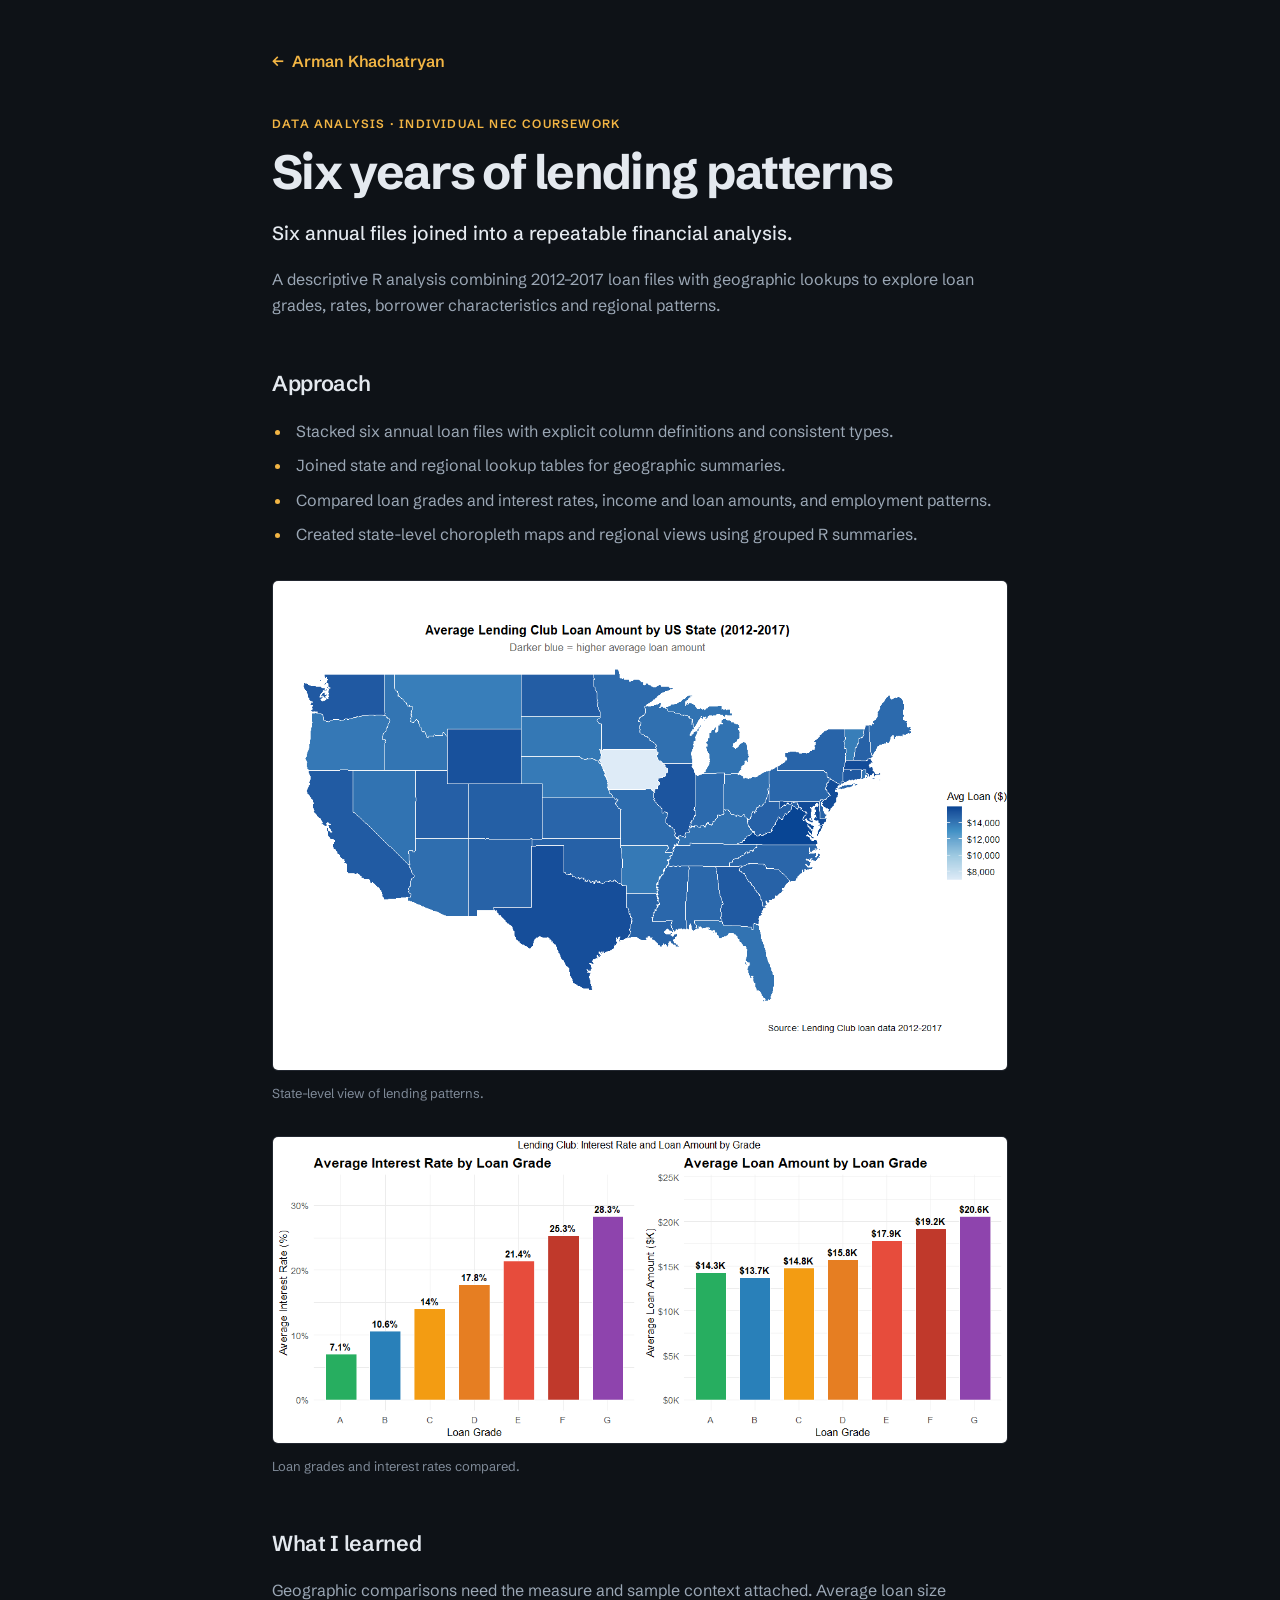
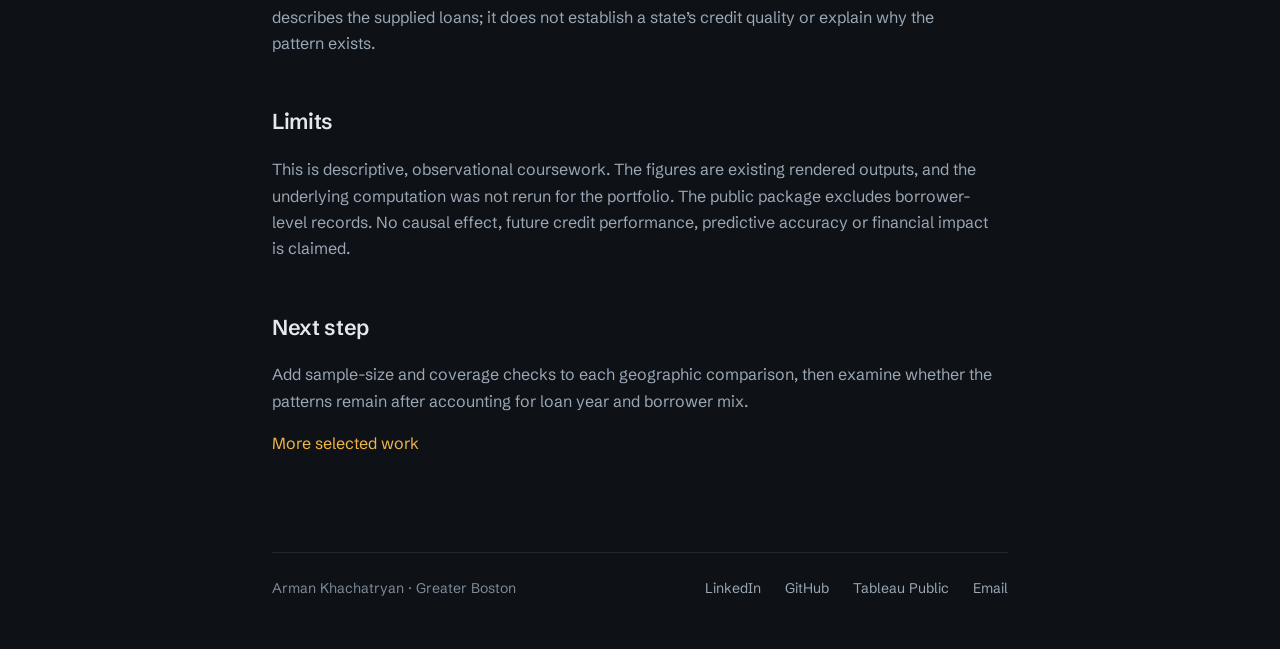
<file: projects/lendingclub-analysis/index.html>
<!DOCTYPE html>
<html lang="en">
<head>
<meta charset="utf-8">
<meta name="viewport" content="width=device-width, initial-scale=1">
<title>Six years of lending patterns | Arman Khachatryan</title>
<meta name="description" content="A descriptive R analysis combining 2012-2017 loan files with geographic lookups to explore loan grades, rates, borrower characteristics and regional patterns.">
<meta name="theme-color" content="#0e1217">
<link rel="icon" href="../../assets/favicon.svg" type="image/svg+xml">
<link rel="preconnect" href="https://fonts.googleapis.com">
<link rel="preconnect" href="https://fonts.gstatic.com" crossorigin>
<link rel="stylesheet" href="https://fonts.googleapis.com/css2?family=Schibsted+Grotesk:wght@400;500;600;700&display=swap">
<link rel="stylesheet" href="../../assets/style.css">
</head>
<body>
<a class="skip" href="#main">Skip to content</a>

<header class="case-head">
  <a class="home" href="../../index.html#work"><span class="arrow" aria-hidden="true">&larr;</span> Arman Khachatryan</a>
</header>

<main id="main" class="case">
  <p class="eyebrow">Data analysis &middot; Individual NEC coursework</p>
  <h1>Six years of lending patterns</h1>
  <p class="lede">Six annual files joined into a repeatable financial analysis.</p>
  <p>A descriptive R analysis combining 2012&ndash;2017 loan files with geographic lookups to explore loan grades, rates, borrower characteristics and regional patterns.</p>

  <h2>Approach</h2>
  <ul>
    <li>Stacked six annual loan files with explicit column definitions and consistent types.</li>
    <li>Joined state and regional lookup tables for geographic summaries.</li>
    <li>Compared loan grades and interest rates, income and loan amounts, and employment patterns.</li>
    <li>Created state-level choropleth maps and regional views using grouped R summaries.</li>
  </ul>

  <figure>
    <img src="../../assets/lendingclub-state-map.png" alt="State-level choropleth map of lending patterns">
    <figcaption>State-level view of lending patterns.</figcaption>
  </figure>
  <figure>
    <img src="../../assets/lendingclub-grade-rates.png" alt="Chart comparing loan grades and interest rates">
    <figcaption>Loan grades and interest rates compared.</figcaption>
  </figure>

  <h2>What I learned</h2>
  <p>Geographic comparisons need the measure and sample context attached. Average loan size describes the supplied loans; it does not establish a state&rsquo;s credit quality or explain why the pattern exists.</p>

  <h2>Limits</h2>
  <p>This is descriptive, observational coursework. The figures are existing rendered outputs, and the underlying computation was not rerun for the portfolio. The public package excludes borrower-level records. No causal effect, future credit performance, predictive accuracy or financial impact is claimed.</p>

  <h2>Next step</h2>
  <p>Add sample-size and coverage checks to each geographic comparison, then examine whether the patterns remain after accounting for loan year and borrower mix.</p>
  <p><a href="../../index.html#work">More selected work</a></p>
</main>

<footer class="case-foot">
  <div class="wrap">
    <p>Arman Khachatryan &middot; Greater Boston</p>
    <nav aria-label="Footer">
      <a href="https://www.linkedin.com/in/arman-khachatryan-2022">LinkedIn</a>
      <a href="https://github.com/Arman-MSBA">GitHub</a>
      <a href="https://public.tableau.com/app/profile/arman.khachatryan3803">Tableau Public</a>
      <a href="mailto:arman_khachatryan1@outlook.com">Email</a>
    </nav>
  </div>
</footer>
</body>
</html>
</file>
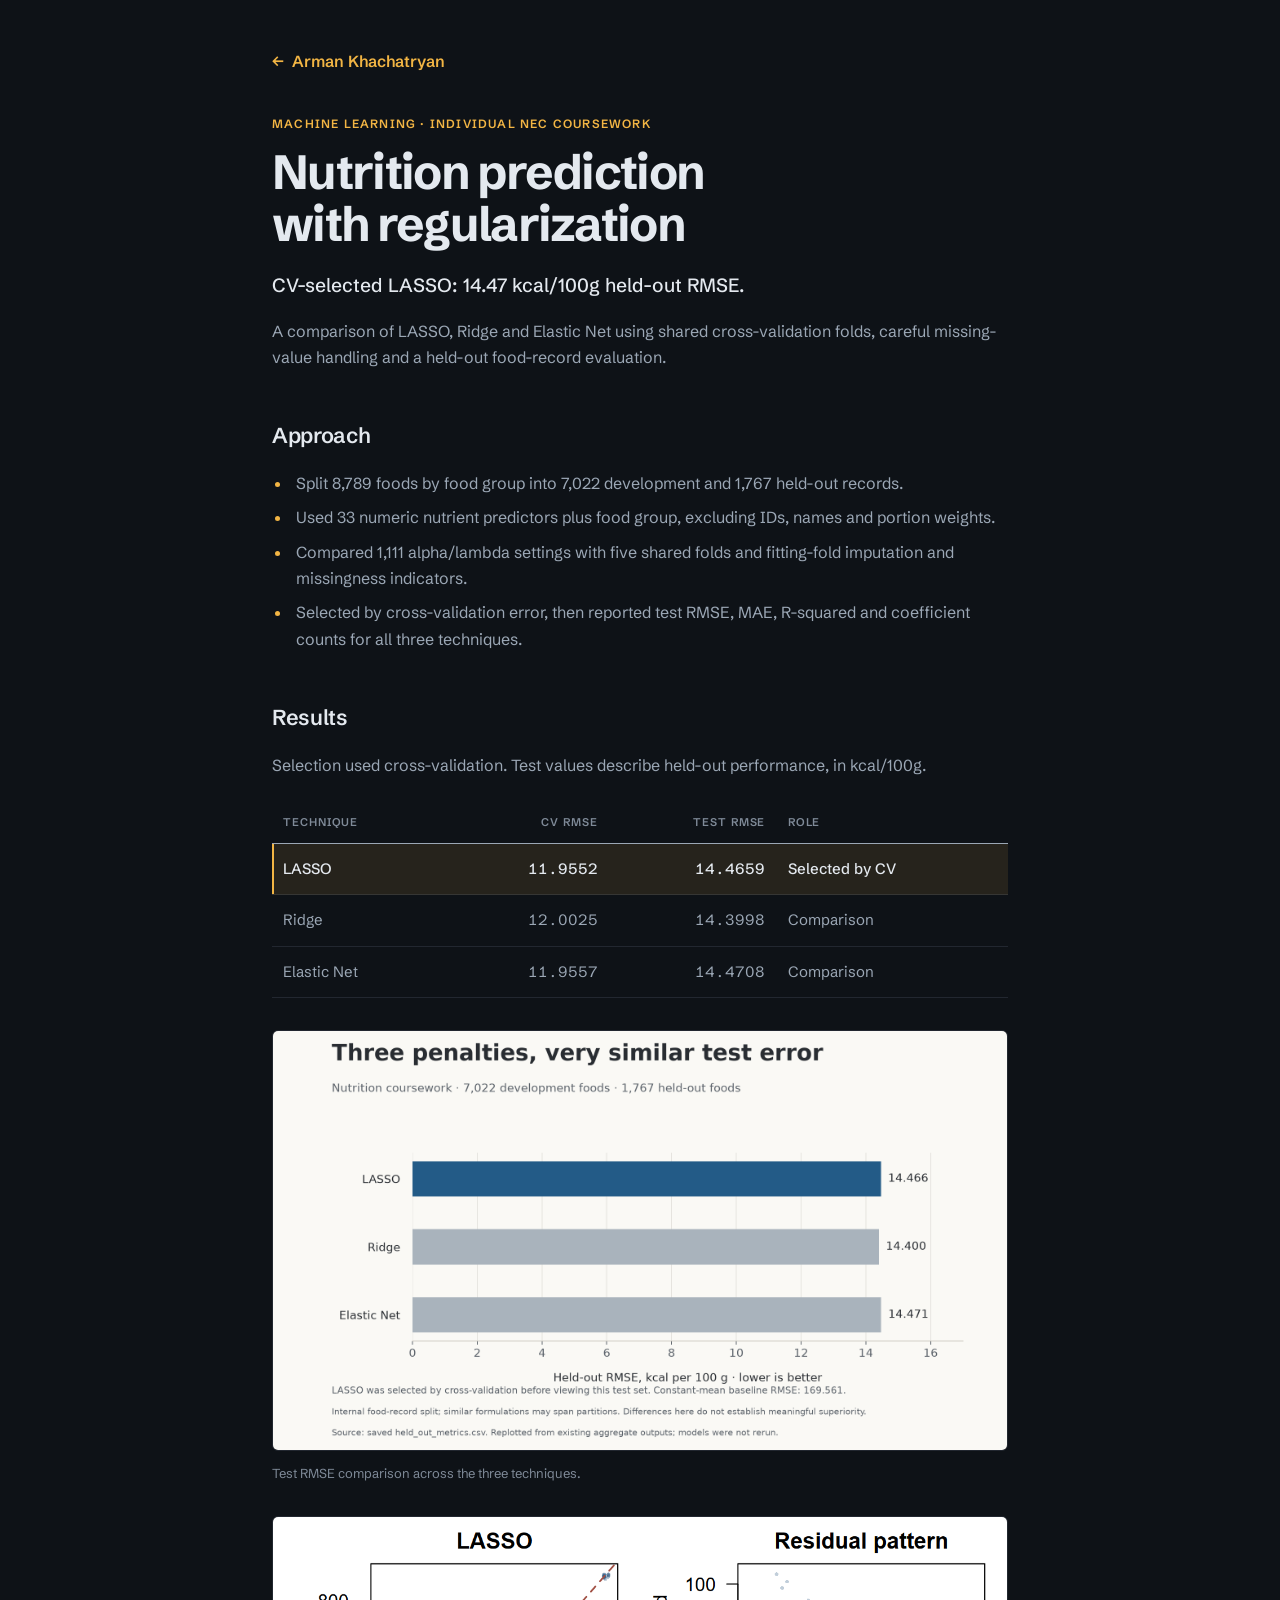
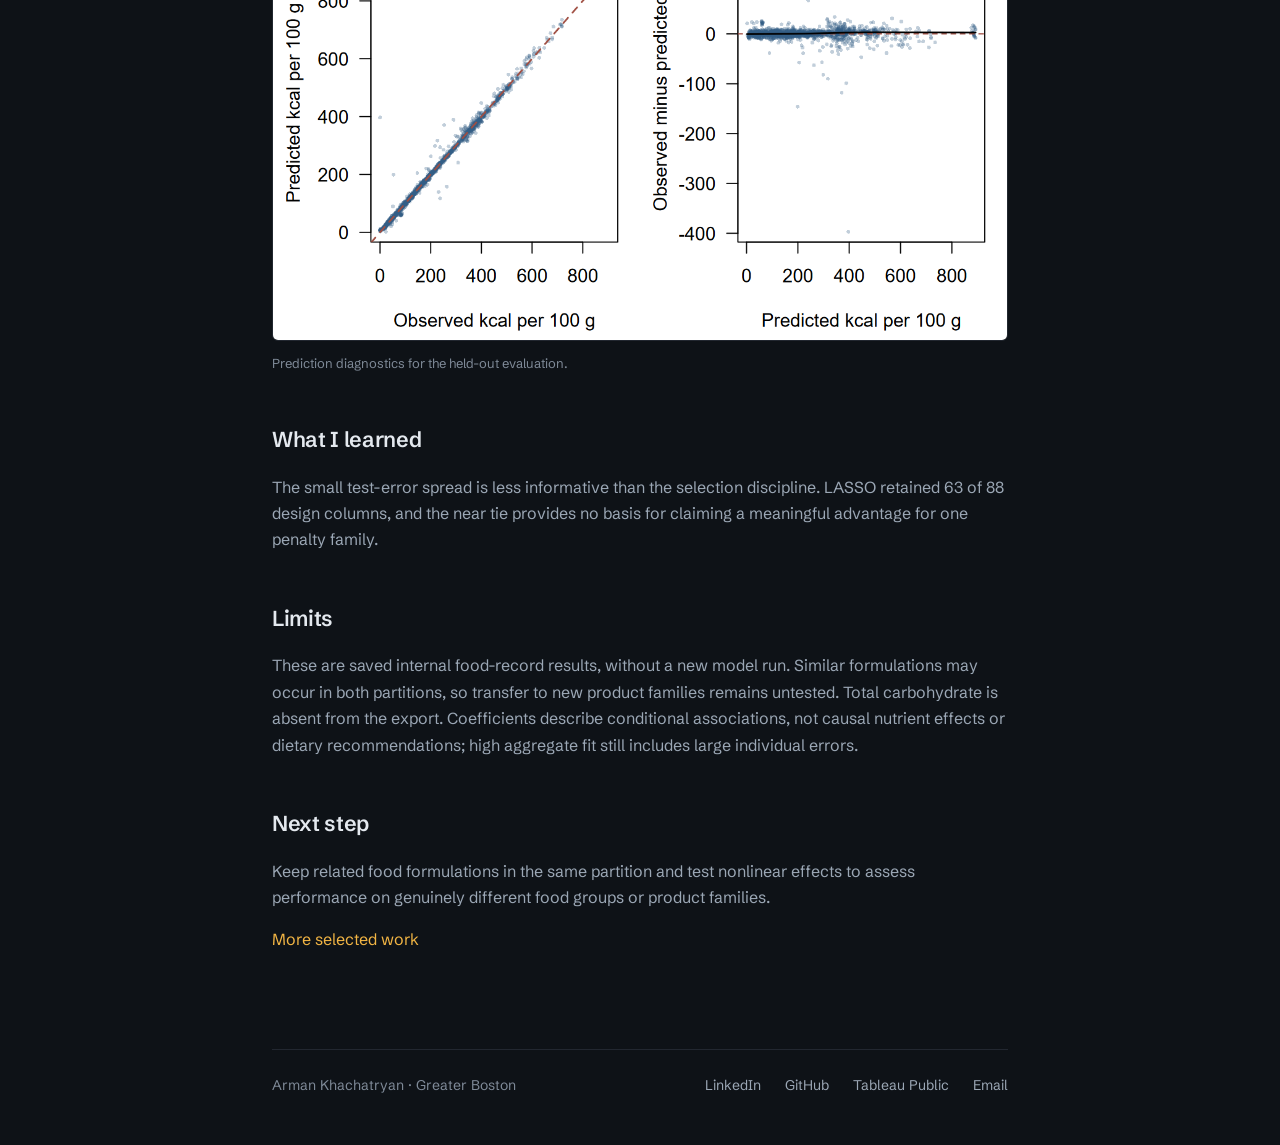
<file: projects/nutrition-regularization/index.html>
<!DOCTYPE html>
<html lang="en">
<head>
<meta charset="utf-8">
<meta name="viewport" content="width=device-width, initial-scale=1">
<title>Nutrition prediction with regularization | Arman Khachatryan</title>
<meta name="description" content="A comparison of LASSO, Ridge and Elastic Net using shared cross-validation folds, careful missing-value handling and a held-out food-record evaluation.">
<meta name="theme-color" content="#0e1217">
<link rel="icon" href="../../assets/favicon.svg" type="image/svg+xml">
<link rel="preconnect" href="https://fonts.googleapis.com">
<link rel="preconnect" href="https://fonts.gstatic.com" crossorigin>
<link rel="stylesheet" href="https://fonts.googleapis.com/css2?family=Schibsted+Grotesk:wght@400;500;600;700&display=swap">
<link rel="stylesheet" href="../../assets/style.css">
</head>
<body>
<a class="skip" href="#main">Skip to content</a>

<header class="case-head">
  <a class="home" href="../../index.html#work"><span class="arrow" aria-hidden="true">&larr;</span> Arman Khachatryan</a>
</header>

<main id="main" class="case">
  <p class="eyebrow">Machine learning &middot; Individual NEC coursework</p>
  <h1>Nutrition prediction with regularization</h1>
  <p class="lede">CV-selected LASSO: 14.47 kcal/100g held-out RMSE.</p>
  <p>A comparison of LASSO, Ridge and Elastic Net using shared cross-validation folds, careful missing-value handling and a held-out food-record evaluation.</p>

  <h2>Approach</h2>
  <ul>
    <li>Split 8,789 foods by food group into 7,022 development and 1,767 held-out records.</li>
    <li>Used 33 numeric nutrient predictors plus food group, excluding IDs, names and portion weights.</li>
    <li>Compared 1,111 alpha/lambda settings with five shared folds and fitting-fold imputation and missingness indicators.</li>
    <li>Selected by cross-validation error, then reported test RMSE, MAE, R-squared and coefficient counts for all three techniques.</li>
  </ul>

  <h2>Results</h2>
  <p>Selection used cross-validation. Test values describe held-out performance, in kcal/100g.</p>
  <table>
    <thead>
      <tr>
        <th>Technique</th>
        <th class="num">CV RMSE</th>
        <th class="num">Test RMSE</th>
        <th>Role</th>
      </tr>
    </thead>
    <tbody>
      <tr class="best">
        <td>LASSO</td>
        <td class="num">11.9552</td>
        <td class="num">14.4659</td>
        <td>Selected by CV</td>
      </tr>
      <tr>
        <td>Ridge</td>
        <td class="num">12.0025</td>
        <td class="num">14.3998</td>
        <td>Comparison</td>
      </tr>
      <tr>
        <td>Elastic Net</td>
        <td class="num">11.9557</td>
        <td class="num">14.4708</td>
        <td>Comparison</td>
      </tr>
    </tbody>
  </table>

  <figure>
    <img src="../../assets/nutrition-test-rmse-comparison.png" alt="Bar chart comparing test RMSE across LASSO, Ridge and Elastic Net">
    <figcaption>Test RMSE comparison across the three techniques.</figcaption>
  </figure>
  <figure>
    <img src="../../assets/nutrition-prediction-diagnostics.png" alt="Prediction diagnostics chart for the nutrition model">
    <figcaption>Prediction diagnostics for the held-out evaluation.</figcaption>
  </figure>

  <h2>What I learned</h2>
  <p>The small test-error spread is less informative than the selection discipline. LASSO retained 63 of 88 design columns, and the near tie provides no basis for claiming a meaningful advantage for one penalty family.</p>

  <h2>Limits</h2>
  <p>These are saved internal food-record results, without a new model run. Similar formulations may occur in both partitions, so transfer to new product families remains untested. Total carbohydrate is absent from the export. Coefficients describe conditional associations, not causal nutrient effects or dietary recommendations; high aggregate fit still includes large individual errors.</p>

  <h2>Next step</h2>
  <p>Keep related food formulations in the same partition and test nonlinear effects to assess performance on genuinely different food groups or product families.</p>
  <p><a href="../../index.html#work">More selected work</a></p>
</main>

<footer class="case-foot">
  <div class="wrap">
    <p>Arman Khachatryan &middot; Greater Boston</p>
    <nav aria-label="Footer">
      <a href="https://www.linkedin.com/in/arman-khachatryan-2022">LinkedIn</a>
      <a href="https://github.com/Arman-MSBA">GitHub</a>
      <a href="https://public.tableau.com/app/profile/arman.khachatryan3803">Tableau Public</a>
      <a href="mailto:arman_khachatryan1@outlook.com">Email</a>
    </nav>
  </div>
</footer>
</body>
</html>
</file>
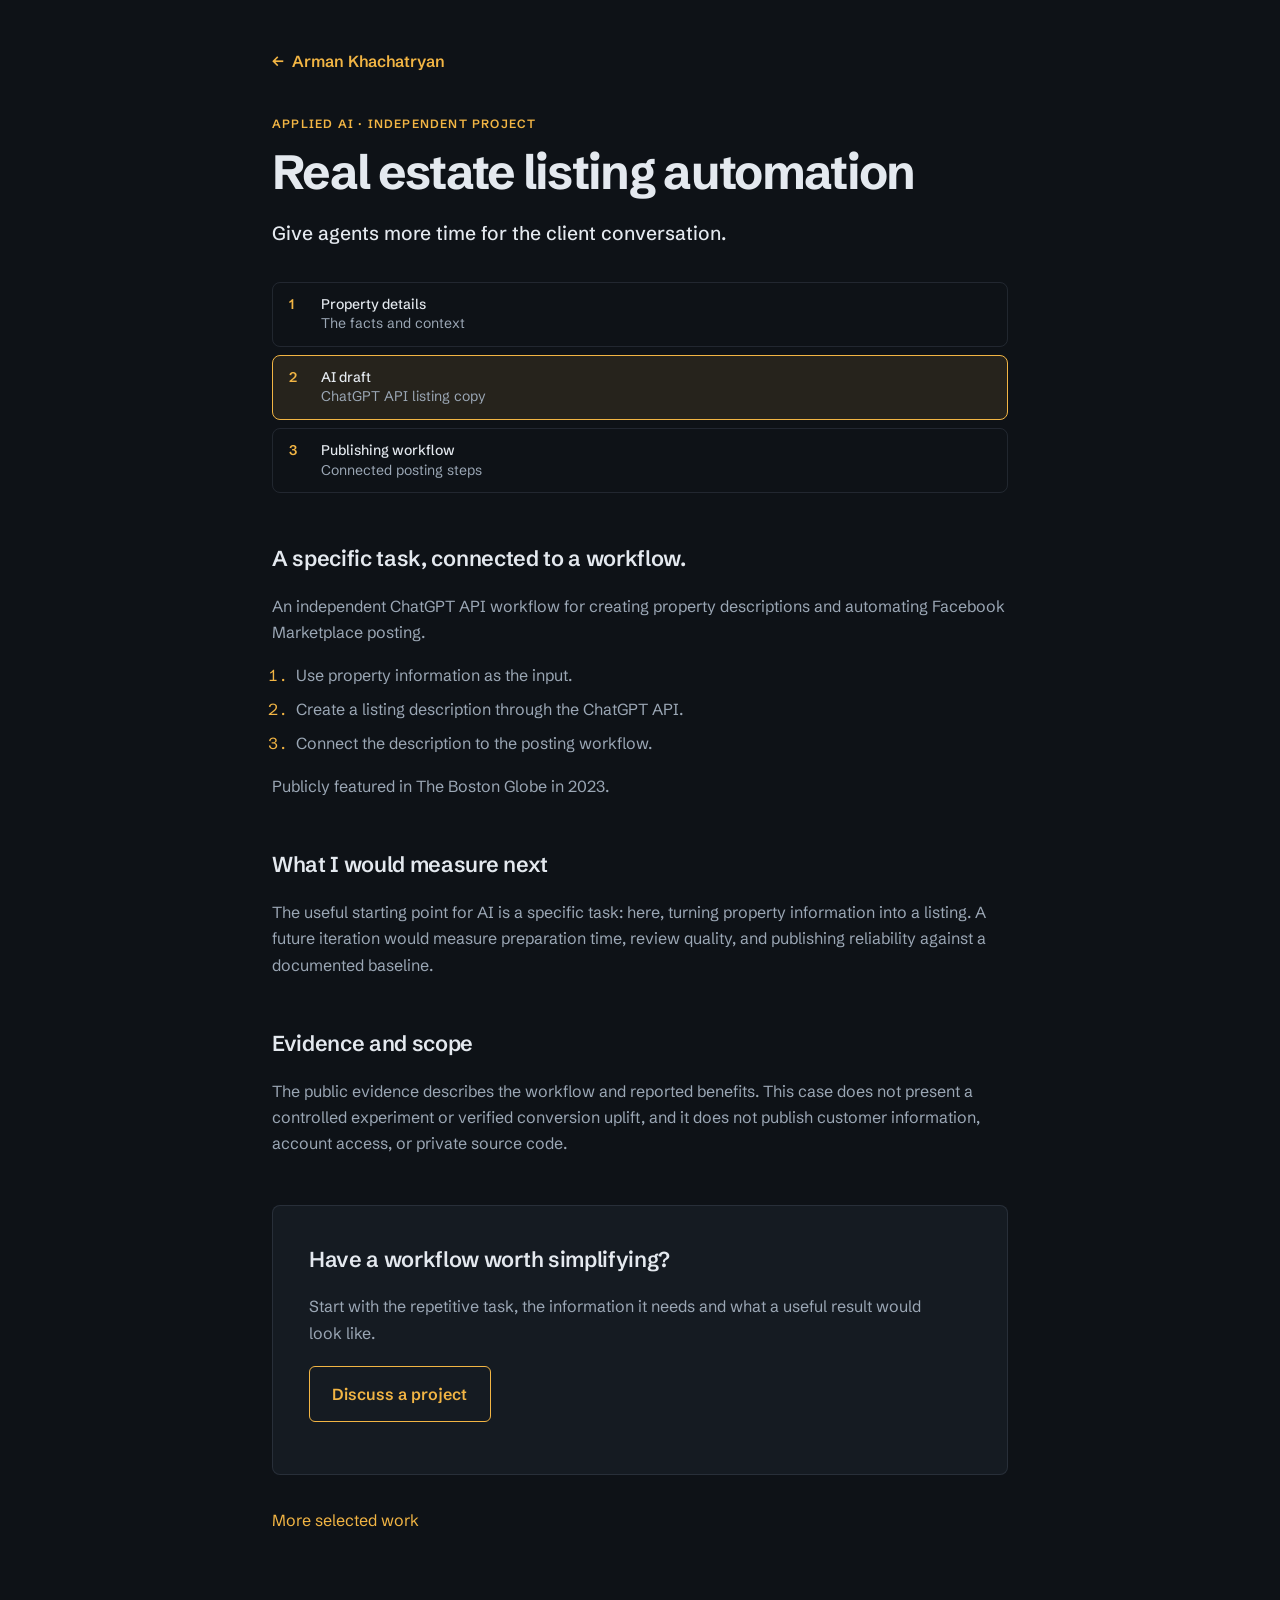
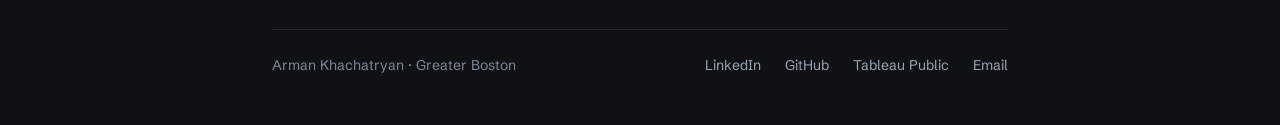
<file: projects/real-estate-ai/index.html>
<!DOCTYPE html>
<html lang="en">
<head>
<meta charset="utf-8">
<meta name="viewport" content="width=device-width, initial-scale=1">
<title>Real estate listing automation | Arman Khachatryan</title>
<meta name="description" content="An independent ChatGPT API workflow for creating property descriptions and automating Facebook Marketplace posting.">
<meta name="theme-color" content="#0e1217">
<link rel="icon" href="../../assets/favicon.svg" type="image/svg+xml">
<link rel="preconnect" href="https://fonts.googleapis.com">
<link rel="preconnect" href="https://fonts.gstatic.com" crossorigin>
<link rel="stylesheet" href="https://fonts.googleapis.com/css2?family=Schibsted+Grotesk:wght@400;500;600;700&display=swap">
<link rel="stylesheet" href="../../assets/style.css">
</head>
<body>
<a class="skip" href="#main">Skip to content</a>

<header class="case-head">
  <a class="home" href="../../index.html#work"><span class="arrow" aria-hidden="true">&larr;</span> Arman Khachatryan</a>
</header>

<main id="main" class="case">
  <p class="eyebrow">Applied AI &middot; Independent project</p>
  <h1>Real estate listing automation</h1>
  <p class="lede">Give agents more time for the client conversation.</p>

  <ol class="steps">
    <li><strong>Property details</strong><br>The facts and context</li>
    <li><strong>AI draft</strong><br>ChatGPT API listing copy</li>
    <li><strong>Publishing workflow</strong><br>Connected posting steps</li>
  </ol>

  <h2>A specific task, connected to a workflow.</h2>
  <p>An independent ChatGPT API workflow for creating property descriptions and automating Facebook Marketplace posting.</p>
  <ol>
    <li>Use property information as the input.</li>
    <li>Create a listing description through the ChatGPT API.</li>
    <li>Connect the description to the posting workflow.</li>
  </ol>
  <p>Publicly featured in The Boston Globe in 2023.</p>

  <h2>What I would measure next</h2>
  <p>The useful starting point for AI is a specific task: here, turning property information into a listing. A future iteration would measure preparation time, review quality, and publishing reliability against a documented baseline.</p>

  <h2>Evidence and scope</h2>
  <p>The public evidence describes the workflow and reported benefits. This case does not present a controlled experiment or verified conversion uplift, and it does not publish customer information, account access, or private source code.</p>

  <div class="callout">
    <h2>Have a workflow worth simplifying?</h2>
    <p>Start with the repetitive task, the information it needs and what a useful result would look like.</p>
    <p><a class="btn" href="../../index.html#contact">Discuss a project</a></p>
  </div>
  <p><a href="../../index.html#work">More selected work</a></p>
</main>

<footer class="case-foot">
  <div class="wrap">
    <p>Arman Khachatryan &middot; Greater Boston</p>
    <nav aria-label="Footer">
      <a href="https://www.linkedin.com/in/arman-khachatryan-2022">LinkedIn</a>
      <a href="https://github.com/Arman-MSBA">GitHub</a>
      <a href="https://public.tableau.com/app/profile/arman.khachatryan3803">Tableau Public</a>
      <a href="mailto:arman_khachatryan1@outlook.com">Email</a>
    </nav>
  </div>
</footer>
</body>
</html>
</file>
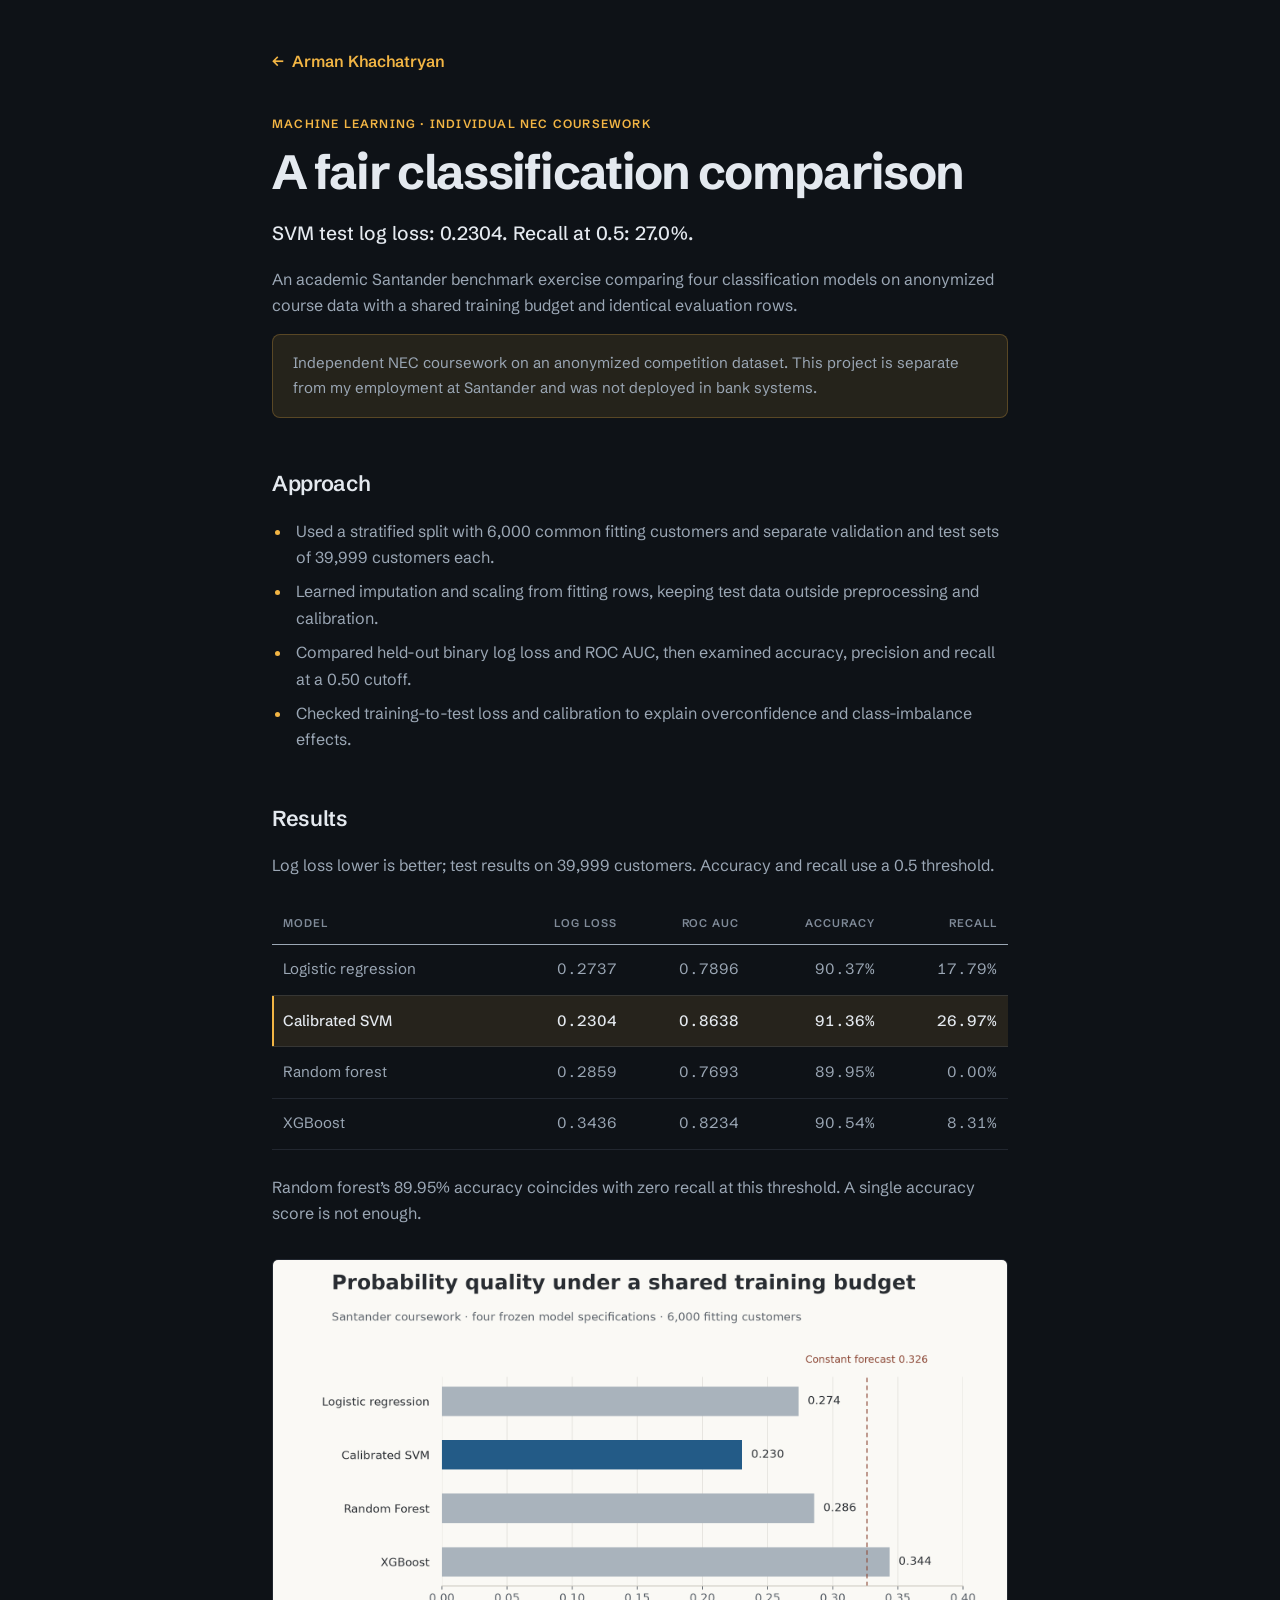
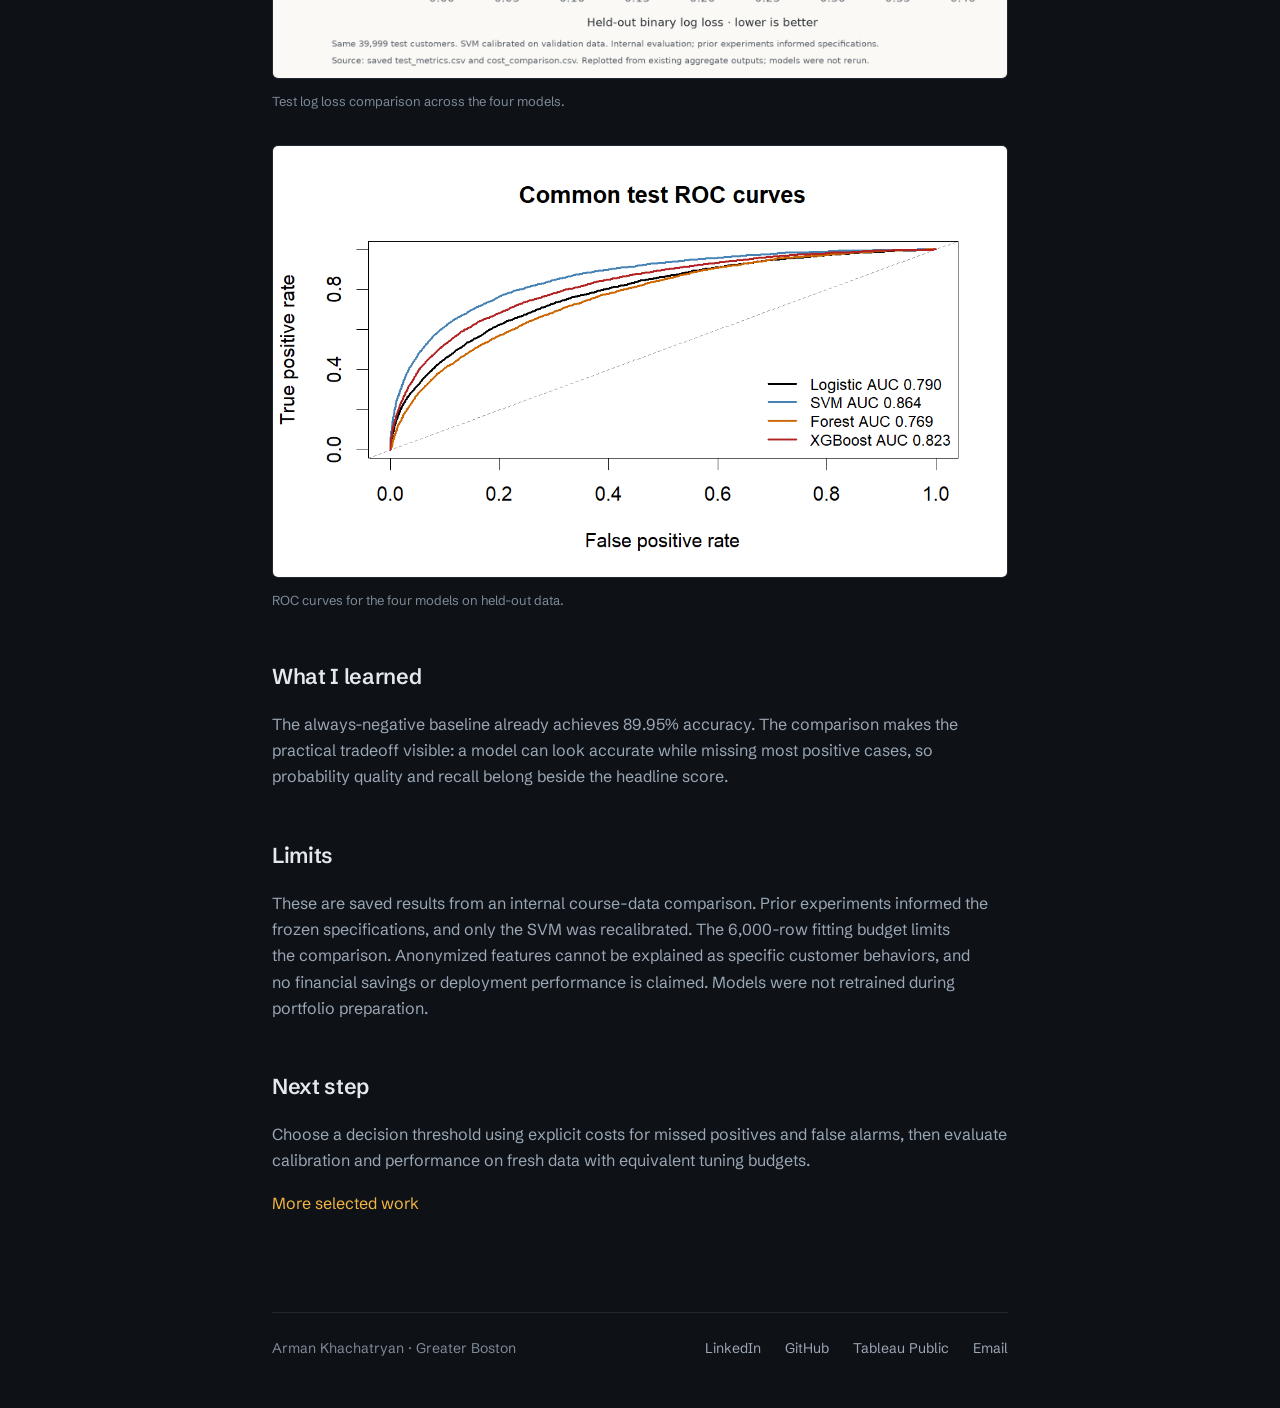
<file: projects/santander-classification/index.html>
<!DOCTYPE html>
<html lang="en">
<head>
<meta charset="utf-8">
<meta name="viewport" content="width=device-width, initial-scale=1">
<title>A fair classification comparison | Arman Khachatryan</title>
<meta name="description" content="An academic Santander benchmark exercise comparing four classification models on anonymized course data with a shared training budget and identical evaluation rows.">
<meta name="theme-color" content="#0e1217">
<link rel="icon" href="../../assets/favicon.svg" type="image/svg+xml">
<link rel="preconnect" href="https://fonts.googleapis.com">
<link rel="preconnect" href="https://fonts.gstatic.com" crossorigin>
<link rel="stylesheet" href="https://fonts.googleapis.com/css2?family=Schibsted+Grotesk:wght@400;500;600;700&display=swap">
<link rel="stylesheet" href="../../assets/style.css">
</head>
<body>
<a class="skip" href="#main">Skip to content</a>

<header class="case-head">
  <a class="home" href="../../index.html#work"><span class="arrow" aria-hidden="true">&larr;</span> Arman Khachatryan</a>
</header>

<main id="main" class="case">
  <p class="eyebrow">Machine learning &middot; Individual NEC coursework</p>
  <h1>A fair classification comparison</h1>
  <p class="lede">SVM test log loss: 0.2304. Recall at 0.5: 27.0%.</p>
  <p>An academic Santander benchmark exercise comparing four classification models on anonymized course data with a shared training budget and identical evaluation rows.</p>
  <p class="note">Independent NEC coursework on an anonymized competition dataset. This project is separate from my employment at Santander and was not deployed in bank systems.</p>

  <h2>Approach</h2>
  <ul>
    <li>Used a stratified split with 6,000 common fitting customers and separate validation and test sets of 39,999 customers each.</li>
    <li>Learned imputation and scaling from fitting rows, keeping test data outside preprocessing and calibration.</li>
    <li>Compared held-out binary log loss and ROC AUC, then examined accuracy, precision and recall at a 0.50 cutoff.</li>
    <li>Checked training-to-test loss and calibration to explain overconfidence and class-imbalance effects.</li>
  </ul>

  <h2>Results</h2>
  <p>Log loss lower is better; test results on 39,999 customers. Accuracy and recall use a 0.5 threshold.</p>
  <table>
    <thead>
      <tr>
        <th>Model</th>
        <th class="num">Log loss</th>
        <th class="num">ROC AUC</th>
        <th class="num">Accuracy</th>
        <th class="num">Recall</th>
      </tr>
    </thead>
    <tbody>
      <tr>
        <td>Logistic regression</td>
        <td class="num">0.2737</td>
        <td class="num">0.7896</td>
        <td class="num">90.37%</td>
        <td class="num">17.79%</td>
      </tr>
      <tr class="best">
        <td>Calibrated SVM</td>
        <td class="num">0.2304</td>
        <td class="num">0.8638</td>
        <td class="num">91.36%</td>
        <td class="num">26.97%</td>
      </tr>
      <tr>
        <td>Random forest</td>
        <td class="num">0.2859</td>
        <td class="num">0.7693</td>
        <td class="num">89.95%</td>
        <td class="num">0.00%</td>
      </tr>
      <tr>
        <td>XGBoost</td>
        <td class="num">0.3436</td>
        <td class="num">0.8234</td>
        <td class="num">90.54%</td>
        <td class="num">8.31%</td>
      </tr>
    </tbody>
  </table>
  <p>Random forest&rsquo;s 89.95% accuracy coincides with zero recall at this threshold. A single accuracy score is not enough.</p>

  <figure>
    <img src="../../assets/santander-log-loss-comparison.png" alt="Bar chart comparing test log loss across the four classification models">
    <figcaption>Test log loss comparison across the four models.</figcaption>
  </figure>
  <figure>
    <img src="../../assets/santander-roc.png" alt="ROC curves for the four classification models">
    <figcaption>ROC curves for the four models on held-out data.</figcaption>
  </figure>

  <h2>What I learned</h2>
  <p>The always-negative baseline already achieves 89.95% accuracy. The comparison makes the practical tradeoff visible: a model can look accurate while missing most positive cases, so probability quality and recall belong beside the headline score.</p>

  <h2>Limits</h2>
  <p>These are saved results from an internal course-data comparison. Prior experiments informed the frozen specifications, and only the SVM was recalibrated. The 6,000-row fitting budget limits the comparison. Anonymized features cannot be explained as specific customer behaviors, and no financial savings or deployment performance is claimed. Models were not retrained during portfolio preparation.</p>

  <h2>Next step</h2>
  <p>Choose a decision threshold using explicit costs for missed positives and false alarms, then evaluate calibration and performance on fresh data with equivalent tuning budgets.</p>
  <p><a href="../../index.html#work">More selected work</a></p>
</main>

<footer class="case-foot">
  <div class="wrap">
    <p>Arman Khachatryan &middot; Greater Boston</p>
    <nav aria-label="Footer">
      <a href="https://www.linkedin.com/in/arman-khachatryan-2022">LinkedIn</a>
      <a href="https://github.com/Arman-MSBA">GitHub</a>
      <a href="https://public.tableau.com/app/profile/arman.khachatryan3803">Tableau Public</a>
      <a href="mailto:arman_khachatryan1@outlook.com">Email</a>
    </nav>
  </div>
</footer>
</body>
</html>
</file>
<file: assets/style.css>
/* Arman Khachatryan portfolio. One stylesheet for every page. */

:root {
  --bg: #0e1217;
  --bg-2: #151b22;
  --hover: rgba(148, 163, 184, 0.06);
  --text: #9ba7b5;
  --text-strong: #e4e9ef;
  --muted: #7f8a98;
  --line: rgba(148, 163, 184, 0.15);
  --accent: #f2b544;
  --accent-bg: rgba(242, 181, 68, 0.1);
  --font: "Schibsted Grotesk", ui-sans-serif, system-ui, "Segoe UI", Roboto, sans-serif;
  --radius: 8px;
  --pad: 1.5rem;
}
@media (min-width: 768px) { :root { --pad: 3rem; } }

*, *::before, *::after { box-sizing: border-box; }
html { scroll-behavior: smooth; -webkit-text-size-adjust: 100%; }
@media (prefers-reduced-motion: reduce) {
  html { scroll-behavior: auto; }
  *, *::before, *::after { transition: none !important; }
}

body {
  margin: 0;
  background: var(--bg);
  color: var(--text);
  font: 400 1rem/1.65 var(--font);
  -webkit-font-smoothing: antialiased;
}

a { color: var(--text-strong); text-decoration: none; }
p { margin: 0 0 1rem; text-wrap: pretty; }
h1, h2, h3 { margin: 0; color: var(--text-strong); text-wrap: balance; }
strong { color: var(--text-strong); font-weight: 500; }
img { display: block; max-width: 100%; height: auto; }
::selection { background: var(--accent); color: var(--bg); }
:focus-visible { outline: 2px solid var(--accent); outline-offset: 3px; border-radius: 4px; }

.skip {
  position: absolute;
  left: 1rem;
  top: -4rem;
  z-index: 50;
  padding: 0.6rem 1rem;
  border-radius: var(--radius);
  background: var(--accent);
  color: var(--bg);
  font-weight: 600;
}
.skip:focus { top: 1rem; }

.sr-only {
  position: absolute;
  width: 1px;
  height: 1px;
  overflow: hidden;
  clip: rect(0 0 0 0);
  white-space: nowrap;
}

.arrow { display: inline-block; transition: transform 0.2s; }
a:hover .arrow, .item:hover .arrow { transform: translate(3px, -1px); }

/* ---------- Two-column page ---------- */

.page { max-width: 1280px; margin: 0 auto; padding: 0 var(--pad); }

.intro { padding-top: 4rem; }
.intro h1 { font-size: clamp(2.4rem, 5vw, 3rem); font-weight: 700; line-height: 1.05; letter-spacing: -0.035em; }
.intro h1 a { color: inherit; }
.role { margin: 0.8rem 0 0; color: var(--text-strong); font-size: 1.15rem; font-weight: 500; }
.pitch { max-width: 21rem; margin: 1rem 0 0; }
.where { margin: 0.75rem 0 0; font-size: 0.875rem; color: var(--muted); }

nav.toc { display: none; }
nav.toc ul { list-style: none; margin: 0; padding: 0; }
nav.toc a {
  display: inline-flex;
  align-items: center;
  gap: 1rem;
  padding: 0.7rem 0;
  font-size: 0.75rem;
  font-weight: 600;
  letter-spacing: 0.12em;
  text-transform: uppercase;
  color: var(--muted);
  transition: color 0.2s;
}
nav.toc a::before {
  content: "";
  width: 4rem;
  height: 1px;
  background: currentColor;
  transform: scaleX(0.5);
  transform-origin: left;
  transition: transform 0.2s;
}
nav.toc a:hover, nav.toc a.active { color: var(--text-strong); }
nav.toc a:hover::before, nav.toc a.active::before { transform: none; }

.socials { display: flex; align-items: center; gap: 1.25rem; list-style: none; margin: 2rem 0 0; padding: 0; }
.socials a { display: block; color: var(--muted); transition: color 0.2s; }
.socials a:hover { color: var(--text-strong); }
.socials svg { display: block; width: 1.4rem; height: 1.4rem; }

main.content { padding-top: 5rem; }

@media (min-width: 1024px) {
  .page { display: flex; justify-content: space-between; gap: 4rem; padding-inline: 6rem; }
  .intro {
    position: sticky;
    top: 0;
    display: flex;
    flex-direction: column;
    justify-content: space-between;
    width: 46%;
    max-height: 100vh;
    max-height: 100dvh;
    padding: 6rem 0;
  }
  nav.toc { display: block; margin-top: 4rem; }
  main.content { width: 54%; padding: 6rem 0; }
}

/* ---------- Sections ---------- */

.content section { margin-bottom: 5rem; scroll-margin-top: 1rem; }
.section-title {
  position: sticky;
  top: 0;
  z-index: 10;
  margin: 0 calc(-1 * var(--pad)) 1.5rem;
  padding: 1.25rem var(--pad);
  background: rgba(14, 18, 23, 0.8);
  -webkit-backdrop-filter: blur(8px);
  backdrop-filter: blur(8px);
  font-size: 0.8125rem;
  font-weight: 700;
  letter-spacing: 0.12em;
  text-transform: uppercase;
}
@media (min-width: 1024px) {
  .content section { margin-bottom: 8rem; scroll-margin-top: 6rem; }
  .section-title {
    position: absolute;
    width: 1px;
    height: 1px;
    overflow: hidden;
    clip: rect(0 0 0 0);
    margin: 0;
    padding: 0;
  }
}

/* Rows used for experience, projects, skills and education */
.list { display: grid; gap: 3rem; margin: 0; padding: 0; list-style: none; }
.item {
  position: relative;
  display: grid;
  gap: 0.5rem 1rem;
  transition: opacity 0.2s;
}
@media (min-width: 640px) {
  .item { grid-template-columns: repeat(8, minmax(0, 1fr)); gap: 1rem; }
  .item > .when, .item > .thumb { grid-column: span 2; }
  .item > .what { grid-column: span 6; }
}
.item::before {
  content: "";
  position: absolute;
  inset: -1rem -1.5rem;
  z-index: -1;
  border-radius: var(--radius);
  transition: background 0.2s, box-shadow 0.2s;
}
.when {
  margin: 0;
  padding-top: 0.2rem;
  font-size: 0.75rem;
  font-weight: 600;
  letter-spacing: 0.05em;
  text-transform: uppercase;
  color: var(--muted);
  font-variant-numeric: tabular-nums;
}
.item h3 { font-size: 1rem; font-weight: 500; line-height: 1.4; }
.item h3 .org { color: var(--text); }
.item h3 a { transition: color 0.2s; }
.item h3 a::after { content: ""; position: absolute; inset: -1rem -1.5rem; z-index: 1; border-radius: var(--radius); }
.item p { margin: 0.5rem 0 0; font-size: 0.9375rem; }
.item .stat { color: var(--text-strong); }

@media (min-width: 1024px) and (hover: hover) {
  .list:hover > .item { opacity: 0.5; }
  .list:hover > .item:hover { opacity: 1; }
  .item:hover::before { background: var(--hover); box-shadow: inset 0 1px 0 rgba(148, 163, 184, 0.1); }
  .item:hover h3 a { color: var(--accent); }
}

.tags { display: flex; flex-wrap: wrap; gap: 0.4rem; margin: 0.9rem 0 0; padding: 0; list-style: none; }
.tags li {
  padding: 0.2rem 0.75rem;
  border-radius: 999px;
  background: var(--accent-bg);
  color: var(--accent);
  font-size: 0.75rem;
  font-weight: 500;
  line-height: 1.25rem;
}

.thumb {
  order: 2;
  max-width: 12.5rem;
  margin-top: 0.25rem;
  aspect-ratio: 16 / 10;
  overflow: hidden;
  border: 2px solid var(--line);
  border-radius: 6px;
  background: #fff;
  transition: border-color 0.2s;
}
.item:hover .thumb { border-color: rgba(148, 163, 184, 0.35); }
.thumb img { width: 100%; height: 100%; object-fit: cover; object-position: top; }
@media (min-width: 640px) { .thumb { order: 0; max-width: none; } }

/* Small decorative workflow mark for the AI project, which has no chart */
.thumb.flow { display: grid; align-content: center; gap: 4px; padding: 10%; background: var(--bg-2); }
.thumb.flow span { height: 18%; min-height: 6px; border-radius: 3px; background: rgba(148, 163, 184, 0.25); }
.thumb.flow span:nth-child(2) { background: var(--accent); width: 80%; margin-left: 10%; }

.more-link {
  display: inline-flex;
  align-items: center;
  gap: 0.4rem;
  margin-top: 3rem;
  font-weight: 600;
  color: var(--text-strong);
  border-bottom: 1px solid transparent;
  transition: color 0.2s, border-color 0.2s;
}
.more-link:hover { color: var(--accent); border-color: currentColor; }
.more-link + .more-link { margin-left: 1.75rem; }

.fine { margin-top: 2.5rem; font-size: 0.875rem; color: var(--muted); }

/* Services */
.services { display: grid; gap: 2rem; margin: 2rem 0 0; padding: 0; list-style: none; }
.services h3 { font-size: 1rem; font-weight: 500; }
.services p { margin: 0.4rem 0 0; font-size: 0.9375rem; }
.services .deliv { color: var(--muted); }
.process { counter-reset: step; display: grid; gap: 0.75rem; margin: 2.5rem 0 0; padding: 0; list-style: none; }
.process li { counter-increment: step; display: flex; gap: 1rem; color: var(--text-strong); }
.process li::before {
  content: counter(step);
  flex: none;
  display: grid;
  place-items: center;
  width: 1.6rem;
  height: 1.6rem;
  border-radius: 50%;
  border: 1px solid var(--accent);
  color: var(--accent);
  font-size: 0.8125rem;
  font-weight: 600;
}

/* Buttons */
.btn {
  display: inline-flex;
  align-items: center;
  gap: 0.5rem;
  margin-top: 1rem;
  padding: 0.85rem 1.4rem;
  border: 1px solid var(--accent);
  border-radius: 6px;
  color: var(--accent);
  font-weight: 600;
  transition: background 0.2s;
}
.btn:hover { background: var(--accent-bg); }
.btn:active { transform: translateY(1px); }

.colophon { font-size: 0.875rem; color: var(--muted); max-width: 30rem; }
.colophon a { color: var(--text); }
.colophon a:hover { color: var(--accent); }

/* ---------- Case study pages ---------- */

.case-head, main.case, .case-foot {
  max-width: calc(46rem + 2 * var(--pad));
  margin-inline: auto;
  padding-inline: var(--pad);
}
.case-head { padding-top: 3rem; }
.home {
  display: inline-flex;
  align-items: center;
  gap: 0.5rem;
  color: var(--accent);
  font-weight: 600;
}
.home .arrow { transition: transform 0.2s; }
.home:hover .arrow { transform: translateX(-3px); }

main.case { padding-top: 2.5rem; padding-bottom: 5rem; }
.case .eyebrow { margin: 0; font-size: 0.75rem; font-weight: 600; letter-spacing: 0.1em; text-transform: uppercase; color: var(--accent); }
.case h1 { margin: 0.75rem 0 1.25rem; font-size: clamp(2.2rem, 5vw, 3rem); font-weight: 700; line-height: 1.08; letter-spacing: -0.035em; }
.case .lede { font-size: 1.2rem; font-weight: 500; color: var(--text-strong); }
.case h2 { margin: 3rem 0 1rem; font-size: 1.35rem; font-weight: 600; letter-spacing: -0.015em; }
.case h3 { font-size: 1rem; font-weight: 500; }
.case ul, .case ol { margin: 0 0 1rem; padding-left: 1.25rem; }
.case li { margin-bottom: 0.5rem; padding-left: 0.25rem; }
.case li::marker { color: var(--accent); }
.case p a { color: var(--accent); }
.case p a:hover { text-decoration: underline; }

.note {
  padding: 1rem 1.25rem;
  border: 1px solid rgba(242, 181, 68, 0.25);
  border-radius: var(--radius);
  background: var(--accent-bg);
  font-size: 0.9375rem;
}

figure { margin: 2rem 0; }
.case figure img { width: 100%; border-radius: 6px; border: 1px solid var(--line); }
figcaption { margin-top: 0.75rem; font-size: 0.8125rem; color: var(--muted); }
figcaption a { color: var(--accent); white-space: nowrap; }
figcaption a:hover { text-decoration: underline; }

table { width: 100%; margin: 1.5rem 0; border-collapse: collapse; font-size: 0.9375rem; font-variant-numeric: tabular-nums; }
th {
  padding: 0.7rem;
  border-bottom: 1px solid var(--text);
  font-size: 0.7rem;
  font-weight: 600;
  letter-spacing: 0.08em;
  text-transform: uppercase;
  text-align: left;
  color: var(--muted);
}
td { padding: 0.8rem 0.7rem; border-bottom: 1px solid var(--line); }
td.num, th.num { text-align: right; }
tr.best td { background: var(--accent-bg); color: var(--text-strong); font-weight: 500; }
tr.best td:first-child { box-shadow: inset 2px 0 0 var(--accent); }

ol.steps { counter-reset: step; display: grid; gap: 0.5rem; margin: 2rem 0 0.5rem; padding: 0; list-style: none; }
ol.steps li {
  counter-increment: step;
  display: grid;
  grid-template-columns: 2rem 1fr;
  margin: 0;
  padding: 0.75rem 1rem;
  border: 1px solid var(--line);
  border-radius: var(--radius);
  font-size: 0.875rem;
  line-height: 1.4;
}
ol.steps li::before { content: counter(step); grid-row: span 3; color: var(--accent); font-weight: 600; }
ol.steps li:nth-child(2) { border-color: var(--accent); background: var(--accent-bg); }
ol.steps br { display: none; }

.callout {
  margin-top: 3rem;
  padding: clamp(1.5rem, 4vw, 2.25rem);
  border: 1px solid var(--line);
  border-radius: var(--radius);
  background: var(--bg-2);
}
.callout h2 { margin-top: 0; }
.callout .btn { margin-top: 0.25rem; }
.callout + p { margin-top: 2rem; }

.case-foot { padding-bottom: 3rem; }
.case-foot .wrap { display: flex; flex-wrap: wrap; justify-content: space-between; gap: 0.75rem 2rem; padding-top: 1.5rem; border-top: 1px solid var(--line); font-size: 0.875rem; color: var(--muted); }
.case-foot p { margin: 0; }
.case-foot nav { display: flex; flex-wrap: wrap; gap: 0.5rem 1.5rem; }
.case-foot a { color: var(--text); }
.case-foot a:hover { color: var(--accent); }

/* Live Tableau Public workbooks: a linked still on smaller screens, the interactive
   view once the window is wide enough for the fixed-size dashboard (--w x --h). */
.viz-live { display: none; width: var(--w); height: var(--h); border: 0; border-radius: 6px; background: #fff; }
@media (min-width: 1300px) {
  .case figure.viz { width: var(--w); margin-left: calc(50% - var(--w) / 2); }
  .viz-still { display: none; }
  .viz-live { display: block; }
}

@media (max-width: 480px) {
  table { font-size: 0.8125rem; }
  th, td { padding: 0.5rem 0.25rem; }
}
.list.spaced { margin-top: 2.5rem; }
</file>
